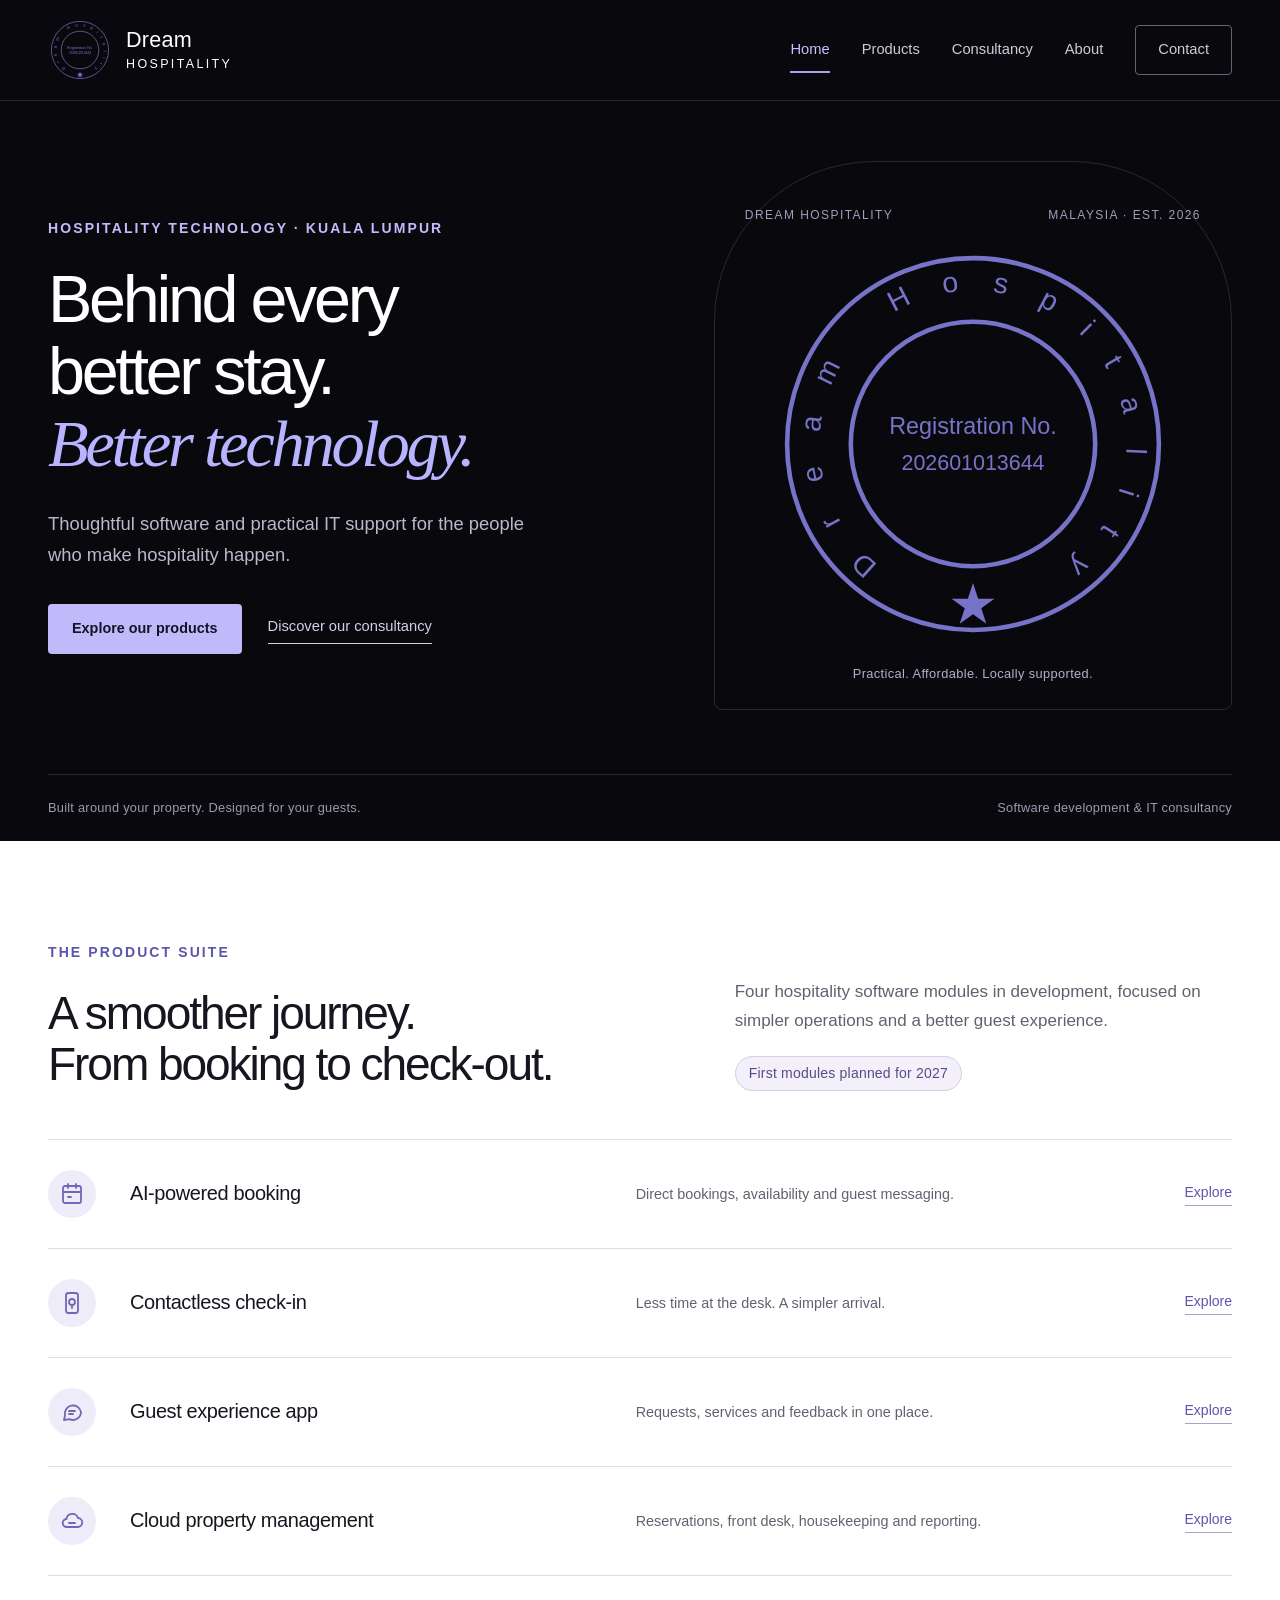
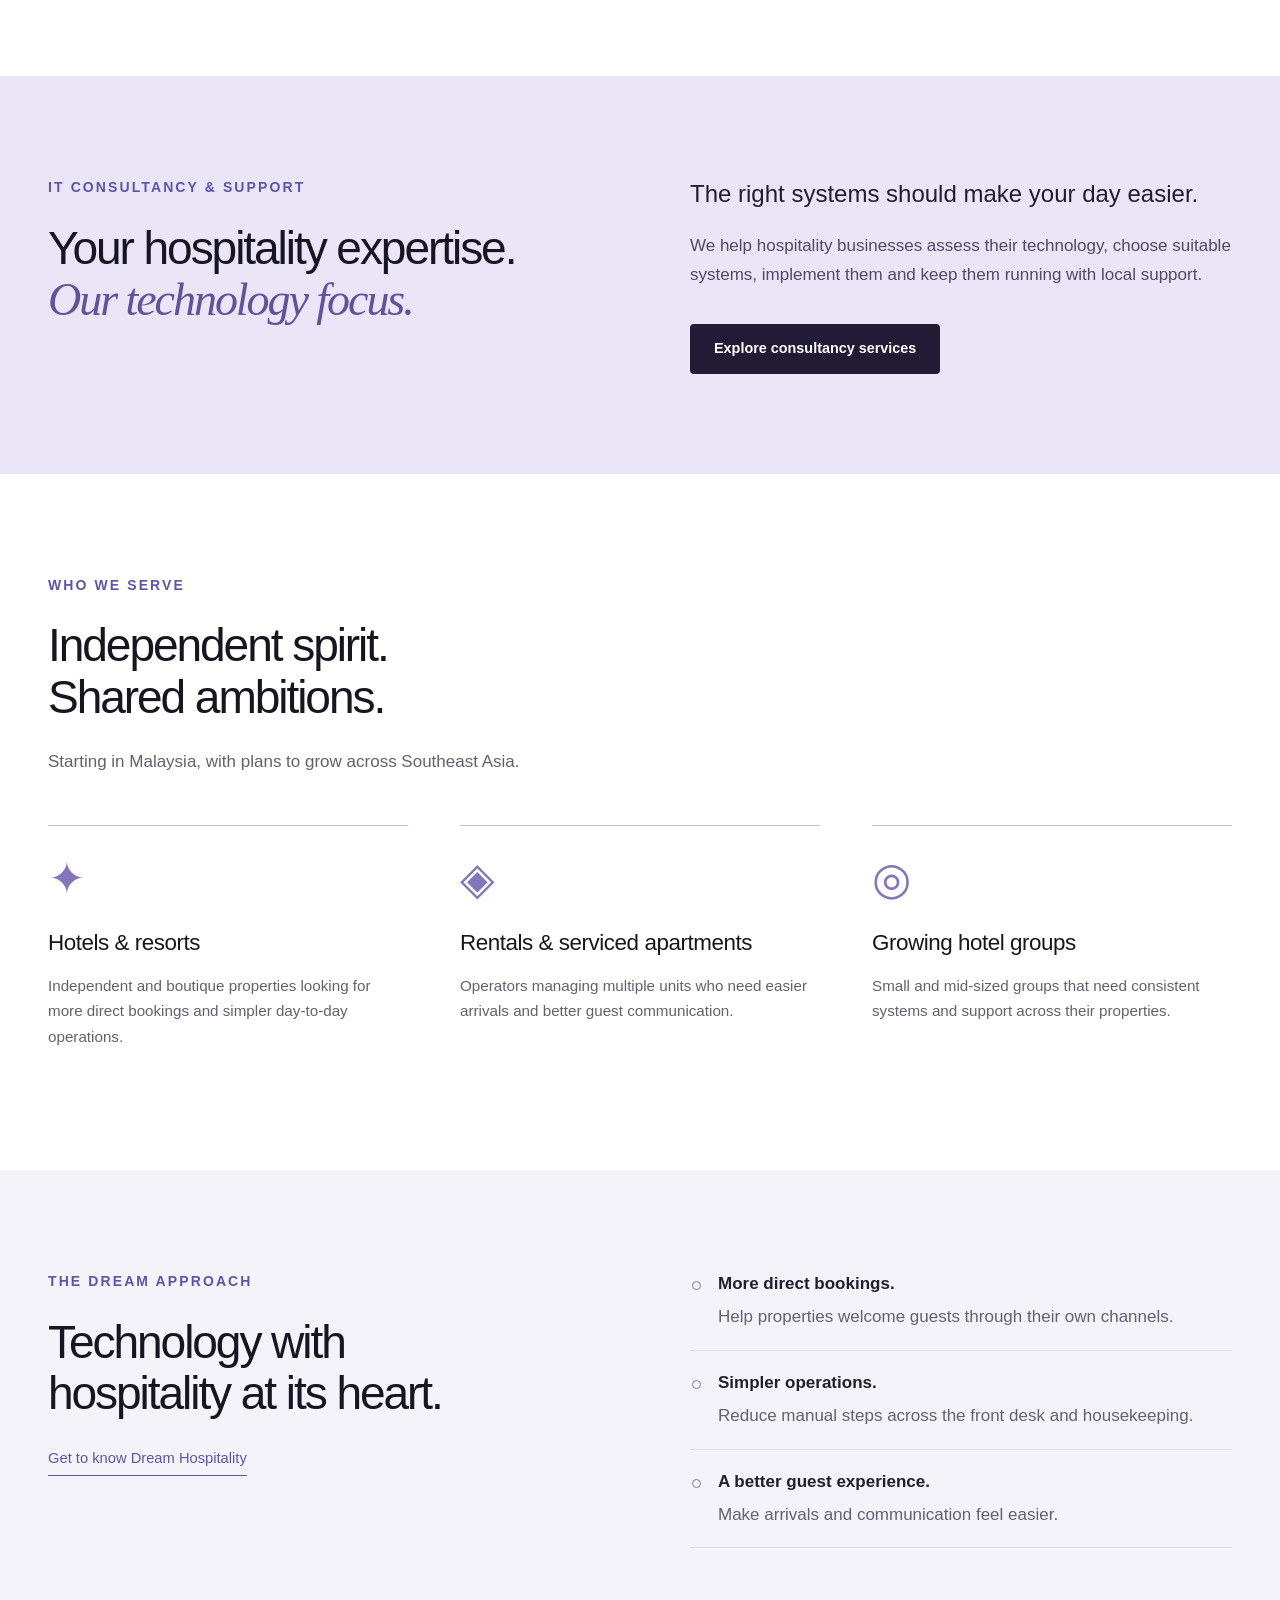
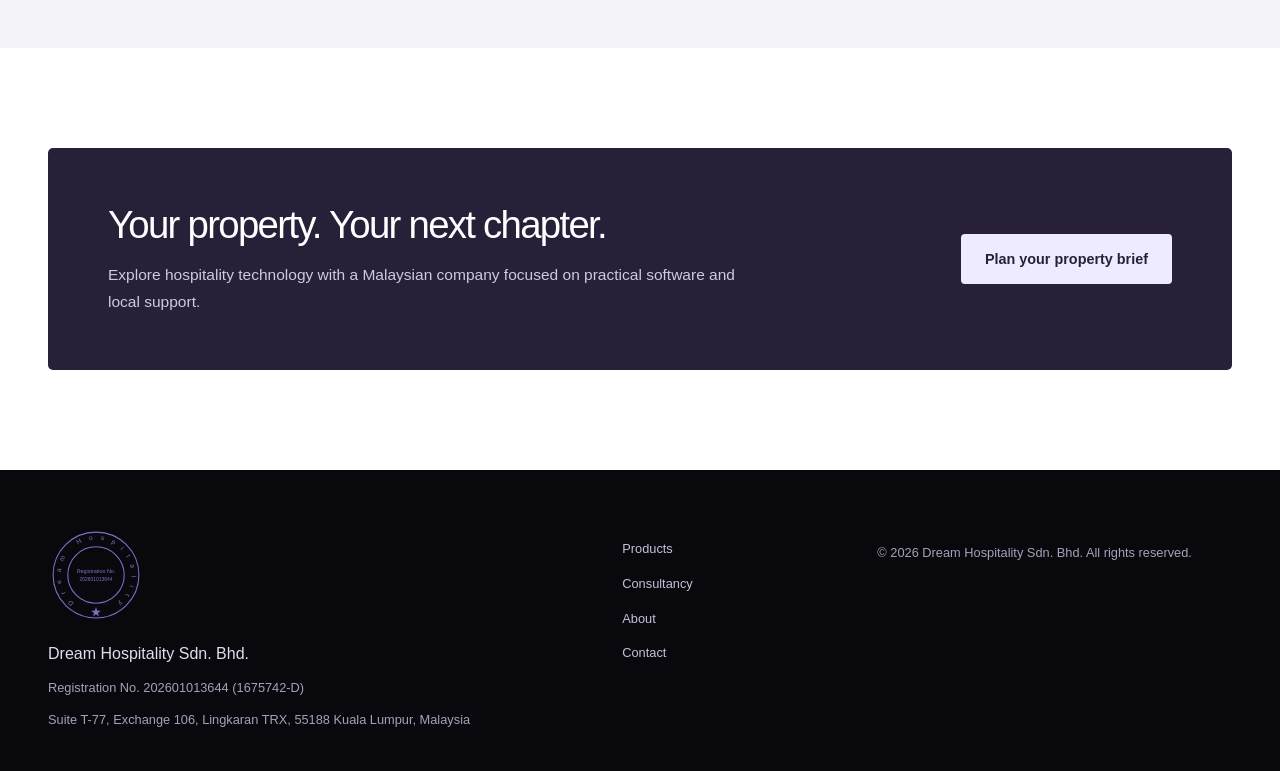
<file: index.html>
<!DOCTYPE html>
<html lang="en">
<head>
  <meta charset="utf-8">
  <meta name="viewport" content="width=device-width, initial-scale=1">
  <title>Dream Hospitality | Hospitality technology, thoughtfully built</title>
  <meta name="description" content="Hospitality software in development and IT consultancy for hotels, resorts and vacation rental operators. Based in Kuala Lumpur, Malaysia.">
  <link rel="canonical" href="https://yusufshuaib4-dotcom.github.io/dream-hospitality-website/">
  <meta name="theme-color" content="#09090d" media="(prefers-color-scheme: light)">
  <meta name="theme-color" content="#09090d" media="(prefers-color-scheme: dark)">
  <meta property="og:type" content="website">
  <meta property="og:site_name" content="Dream Hospitality">
  <meta property="og:title" content="Dream Hospitality | Hospitality technology, thoughtfully built">
  <meta property="og:description" content="Hospitality software in development and IT consultancy for hotels, resorts and vacation rental operators. Based in Kuala Lumpur, Malaysia.">
  <meta property="og:url" content="https://yusufshuaib4-dotcom.github.io/dream-hospitality-website/">
  <meta property="og:image" content="https://yusufshuaib4-dotcom.github.io/dream-hospitality-website/assets/img/og-purple.png">
  <meta property="og:image:width" content="1200">
  <meta property="og:image:height" content="630">
  <meta property="og:image:alt" content="Dream Hospitality: hospitality software and IT services, Kuala Lumpur">
  <meta property="og:locale" content="en_MY">
  <meta name="twitter:card" content="summary_large_image">
  <link rel="icon" href="assets/img/mark.svg" type="image/svg+xml">
  <link rel="icon" href="assets/img/favicon-32.png" sizes="32x32" type="image/png">
  <link rel="apple-touch-icon" href="assets/img/apple-touch-icon.png">
  <link rel="stylesheet" href="assets/css/style.css?v=4">
  <script type="application/ld+json">
  {
    "@context": "https://schema.org",
    "@type": "Organization",
    "name": "Dream Hospitality Sdn. Bhd.",
    "legalName": "DREAM HOSPITALITY SDN. BHD.",
    "url": "https://yusufshuaib4-dotcom.github.io/dream-hospitality-website/",
    "logo": "https://yusufshuaib4-dotcom.github.io/dream-hospitality-website/assets/img/dream-hospitality-logo.svg",
    "identifier": "202601013644 (1675742-D)",
    "address": {
      "@type": "PostalAddress",
      "streetAddress": "Suite T-77, Exchange 106, Lingkaran TRX",
      "postalCode": "55188",
      "addressLocality": "Kuala Lumpur",
      "addressRegion": "Wilayah Persekutuan Kuala Lumpur",
      "addressCountry": "MY"
    }
  }
  </script>
</head>
<body>
  <a class="skip" href="#main">Skip to content</a>
  <header class="site-header">
    <nav class="wrap nav" aria-label="Main">
      <a class="brand" href="index.html" aria-label="Dream Hospitality, home">
        <img src="assets/img/dream-hospitality-logo.svg" alt="" width="64" height="60">
        <span>Dream<span class="brand-sub">Hospitality</span></span>
      </a>
      <button class="nav-toggle" type="button" aria-expanded="false" aria-controls="nav-links"><span>Menu</span><span aria-hidden="true" class="menu-icon"></span></button>
      <ul class="nav-links" id="nav-links">
        <li><a href="index.html" aria-current="page">Home</a></li>
        <li><a href="products.html">Products</a></li>
        <li><a href="consultancy.html">Consultancy</a></li>
        <li><a href="about.html">About</a></li>
        <li><a href="contact.html">Contact</a></li>
      </ul>
    </nav>
  </header>
  <main id="main">
    <section class="hero">
      <div class="wrap hero-grid">
        <div class="hero-copy">
          <span class="eyebrow">Hospitality technology · Kuala Lumpur</span>
          <h1>Behind every<br>better stay.<br><em>Better technology.</em></h1>
          <p class="lead">Thoughtful software and practical IT support for the people who make hospitality happen.</p>
          <div class="cta-row"><a class="btn btn-primary" href="products.html">Explore our products</a><a class="text-link" href="consultancy.html">Discover our consultancy</a></div>
        </div>
        <div class="hero-identity">
          <div class="identity-caption"><span>Dream Hospitality</span><span>Malaysia · Est. 2026</span></div>
          <img class="hero-logo" src="assets/img/dream-hospitality-logo.svg" alt="Dream Hospitality circular logo, Registration No. 202601013644" width="600" height="600" fetchpriority="high">
          <p>Practical. Affordable. Locally supported.</p>
        </div>
      </div>
      <div class="wrap hero-bottom"><span>Built around your property. Designed for your guests.</span><span>Software development &amp; IT consultancy</span></div>
    </section>
    <section class="section suite-section">
      <div class="wrap">
        <div class="section-head section-head-split"><div><span class="label">The product suite</span><h2>A smoother journey.<br>From booking to check-out.</h2></div><div><p>Four hospitality software modules in development, focused on simpler operations and a better guest experience.</p><span class="tag">First modules planned for 2027</span></div></div>
        <div class="suite-list">
          <a href="booking-system.html" class="suite-row"><div class="icon" aria-hidden="true"><svg viewBox="0 0 24 24" fill="none" stroke="currentColor" stroke-width="1.8" stroke-linecap="round" stroke-linejoin="round"><rect x="3" y="4" width="18" height="17" rx="2"/><path d="M16 2v4M8 2v4M3 10h18M8 15h3"/></svg></div><h3>AI-powered booking</h3><p>Direct bookings, availability and guest messaging.</p><span class="row-action">Explore</span></a>
          <a href="contactless-check-in.html" class="suite-row"><div class="icon" aria-hidden="true"><svg viewBox="0 0 24 24" fill="none" stroke="currentColor" stroke-width="1.8" stroke-linecap="round" stroke-linejoin="round"><rect x="6" y="2" width="12" height="20" rx="2.5"/><circle cx="12" cy="11" r="3"/><path d="M12 14v3"/></svg></div><h3>Contactless check-in</h3><p>Less time at the desk. A simpler arrival.</p><span class="row-action">Explore</span></a>
          <a href="guest-experience.html" class="suite-row"><div class="icon" aria-hidden="true"><svg viewBox="0 0 24 24" fill="none" stroke="currentColor" stroke-width="1.8" stroke-linecap="round" stroke-linejoin="round"><path d="M21 12a8 8 0 0 1-11.6 7.1L4 20l1-4.6A8 8 0 1 1 21 12z"/><path d="M9 11h6M9 14h4"/></svg></div><h3>Guest experience app</h3><p>Requests, services and feedback in one place.</p><span class="row-action">Explore</span></a>
          <a href="property-management.html" class="suite-row"><div class="icon" aria-hidden="true"><svg viewBox="0 0 24 24" fill="none" stroke="currentColor" stroke-width="1.8" stroke-linecap="round" stroke-linejoin="round"><path d="M7 18a4 4 0 0 1-.6-8A6 6 0 0 1 18 9a4.5 4.5 0 0 1-.5 9z"/><path d="M9 14h6"/></svg></div><h3>Cloud property management</h3><p>Reservations, front desk, housekeeping and reporting.</p><span class="row-action">Explore</span></a>
        </div>
      </div>
    </section>
    <section class="section consultancy-feature">
      <div class="wrap split">
        <div><span class="label">IT consultancy &amp; support</span><h2>Your hospitality expertise.<br><em>Our technology focus.</em></h2></div>
        <div><p class="lead">The right systems should make your day easier.</p><p>We help hospitality businesses assess their technology, choose suitable systems, implement them and keep them running with local support.</p><a class="btn btn-dark" href="consultancy.html">Explore consultancy services</a></div>
      </div>
    </section>
    <section class="section">
      <div class="wrap"><div class="section-head"><span class="label">Who we serve</span><h2>Independent spirit.<br>Shared ambitions.</h2><p>Starting in Malaysia, with plans to grow across Southeast Asia.</p></div>
      <div class="audience-grid"><article><span class="audience-symbol" aria-hidden="true">✦</span><h3>Hotels &amp; resorts</h3><p>Independent and boutique properties looking for more direct bookings and simpler day-to-day operations.</p></article><article><span class="audience-symbol" aria-hidden="true">◈</span><h3>Rentals &amp; serviced apartments</h3><p>Operators managing multiple units who need easier arrivals and better guest communication.</p></article><article><span class="audience-symbol" aria-hidden="true">◎</span><h3>Growing hotel groups</h3><p>Small and mid-sized groups that need consistent systems and support across their properties.</p></article></div></div>
    </section>
    <section class="section section-alt"><div class="wrap split"><div><span class="label">The Dream approach</span><h2>Technology with<br>hospitality at its heart.</h2><a class="text-link" href="about.html">Get to know Dream Hospitality</a></div><ul class="checks"><li><strong>More direct bookings.</strong> Help properties welcome guests through their own channels.</li><li><strong>Simpler operations.</strong> Reduce manual steps across the front desk and housekeeping.</li><li><strong>A better guest experience.</strong> Make arrivals and communication feel easier.</li></ul></div></section>
    
    <section class="section">
      <div class="wrap">
        <div class="cta-band">
          <div>
            <h2>Your property. Your next chapter.</h2>
            <p>Explore hospitality technology with a Malaysian company focused on practical software and local support.</p>
          </div>
          <a class="btn btn-light" href="contact.html#property-brief">Plan your property brief</a>
        </div>
      </div>
    </section>
  </main>

  <footer class="site-footer">
    <div class="wrap footer-grid">
      <div>
        <a class="footer-brand" href="index.html"><img src="assets/img/dream-hospitality-logo.svg" alt="Dream Hospitality" width="96" height="90"></a><p class="footer-company">Dream Hospitality Sdn. Bhd.</p>
        <p>Registration No. 202601013644 (1675742-D)</p>
        <p>Suite T-77, Exchange 106, Lingkaran TRX, 55188 Kuala Lumpur, Malaysia</p>
      </div>
      <nav aria-label="Footer">
        <ul class="footer-links">
          <li><a href="products.html">Products</a></li>
          <li><a href="consultancy.html">Consultancy</a></li>
          <li><a href="about.html">About</a></li>
          <li><a href="contact.html">Contact</a></li>
        </ul>
      </nav>
      <div>
        <p>&copy; <span id="year">2026</span> Dream Hospitality Sdn. Bhd. All rights reserved.</p>
        <!-- PRIVACY: link the notice here once approved: <p><a href="privacy-notice.html">Privacy Notice / Notis Privasi</a></p> -->
      </div>
    </div>
  </footer>
  <script src="assets/js/main.js?v=4" defer></script>
</body>
</html>
</file>
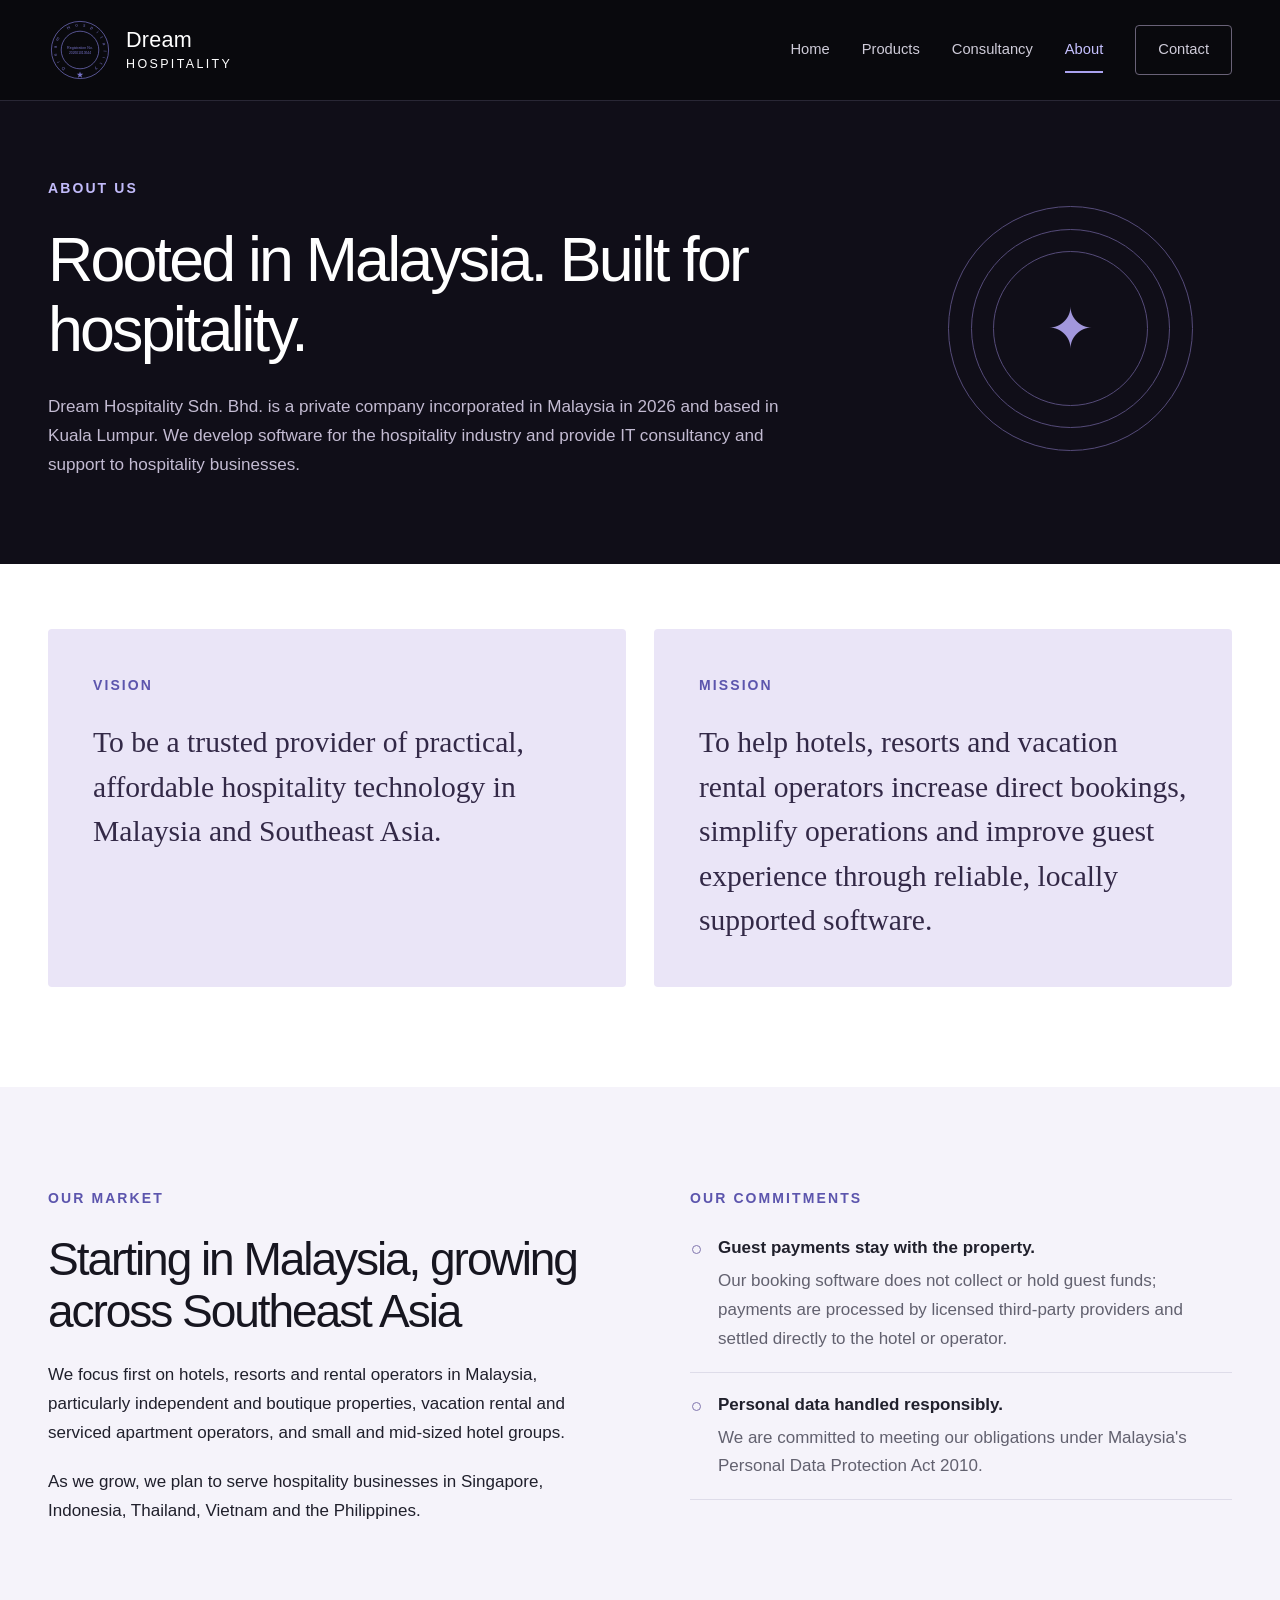
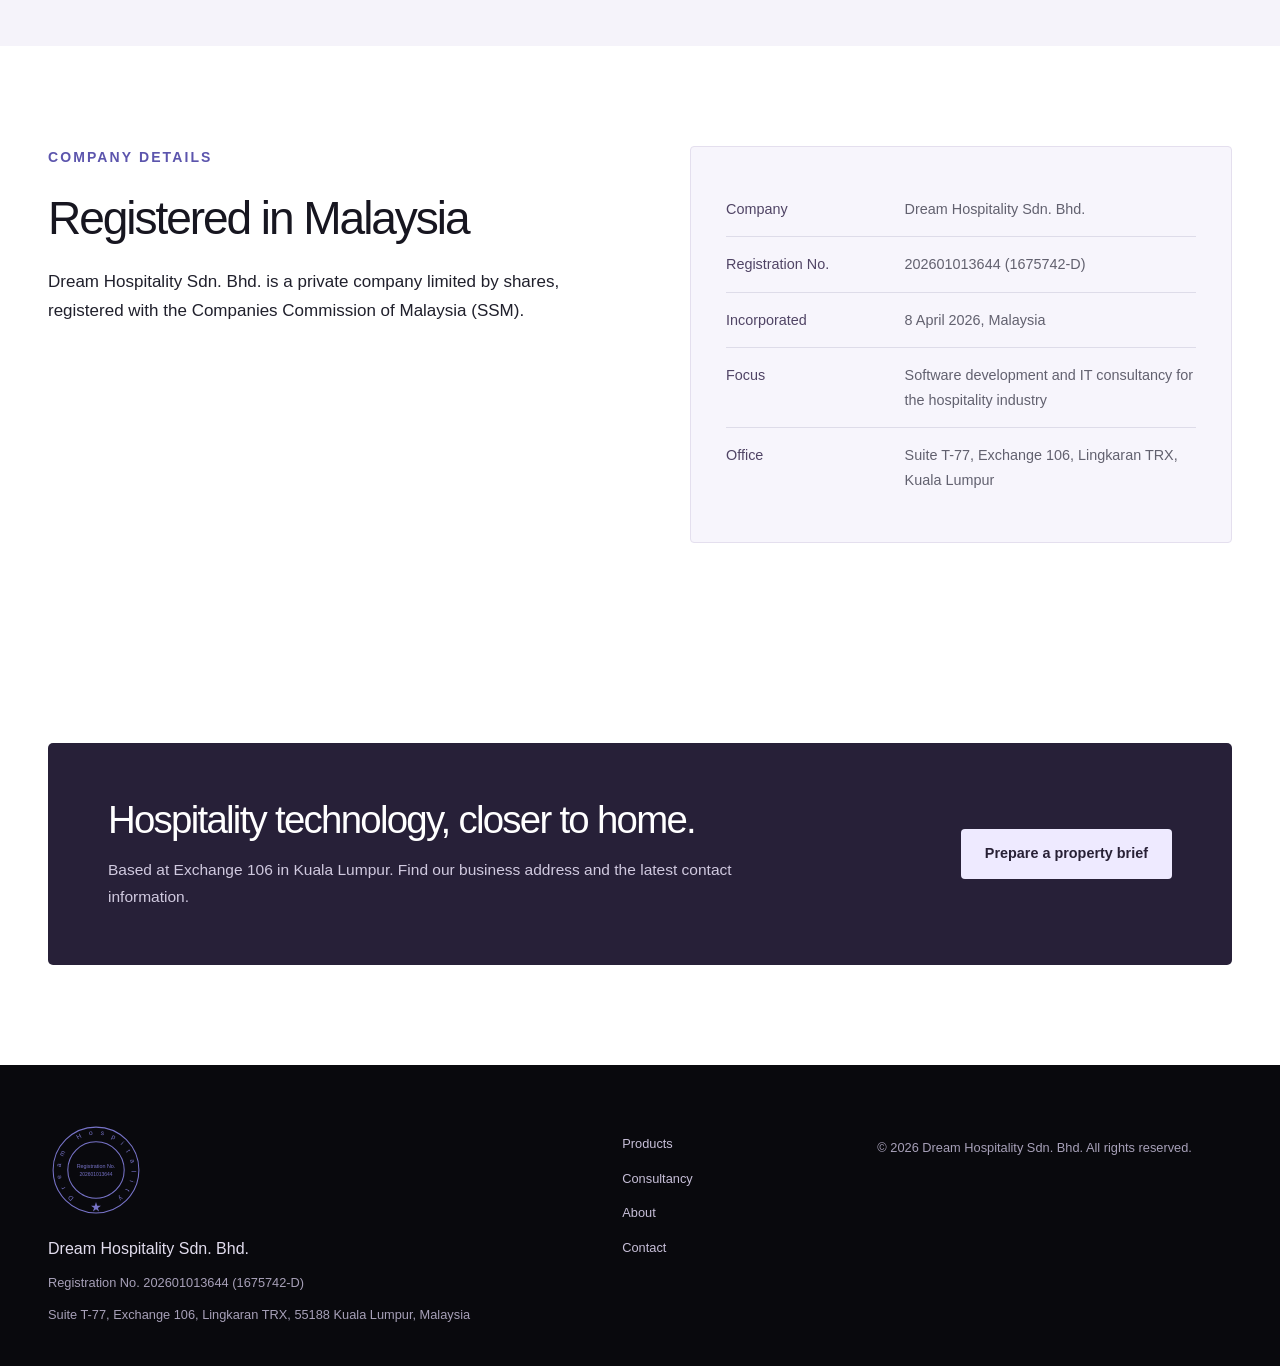
<file: about.html>
<!DOCTYPE html>
<html lang="en">
<head>
  <meta charset="utf-8">
  <meta name="viewport" content="width=device-width, initial-scale=1">
  <title>About | Dream Hospitality</title>
  <meta name="description" content="Dream Hospitality Sdn. Bhd. is a Malaysian hospitality technology company based in Kuala Lumpur, developing software and providing IT consultancy for hotels, resorts and vacation rental operators.">
  <link rel="canonical" href="https://yusufshuaib4-dotcom.github.io/dream-hospitality-website/about.html">
  <meta name="theme-color" content="#09090d" media="(prefers-color-scheme: light)">
  <meta name="theme-color" content="#09090d" media="(prefers-color-scheme: dark)">
  <meta property="og:type" content="website">
  <meta property="og:site_name" content="Dream Hospitality">
  <meta property="og:title" content="About | Dream Hospitality">
  <meta property="og:description" content="Dream Hospitality Sdn. Bhd. is a Malaysian hospitality technology company based in Kuala Lumpur, developing software and providing IT consultancy for hotels, resorts and vacation rental operators.">
  <meta property="og:url" content="https://yusufshuaib4-dotcom.github.io/dream-hospitality-website/about.html">
  <meta property="og:image" content="https://yusufshuaib4-dotcom.github.io/dream-hospitality-website/assets/img/og-purple.png">
  <meta property="og:image:width" content="1200">
  <meta property="og:image:height" content="630">
  <meta property="og:image:alt" content="Dream Hospitality: hospitality software and IT services, Kuala Lumpur">
  <meta property="og:locale" content="en_MY">
  <meta name="twitter:card" content="summary_large_image">
  <link rel="icon" href="assets/img/mark.svg" type="image/svg+xml">
  <link rel="icon" href="assets/img/favicon-32.png" sizes="32x32" type="image/png">
  <link rel="apple-touch-icon" href="assets/img/apple-touch-icon.png">
  <link rel="stylesheet" href="assets/css/style.css?v=4">
</head>
<body>
  <a class="skip" href="#main">Skip to content</a>
  <header class="site-header">
    <nav class="wrap nav" aria-label="Main">
      <a class="brand" href="index.html" aria-label="Dream Hospitality, home">
        <img src="assets/img/dream-hospitality-logo.svg" alt="" width="64" height="60">
        <span>Dream<span class="brand-sub">Hospitality</span></span>
      </a>
      <button class="nav-toggle" type="button" aria-expanded="false" aria-controls="nav-links"><span>Menu</span><span aria-hidden="true" class="menu-icon"></span></button>
      <ul class="nav-links" id="nav-links">
        <li><a href="index.html">Home</a></li>
        <li><a href="products.html">Products</a></li>
        <li><a href="consultancy.html">Consultancy</a></li>
        <li><a href="about.html" aria-current="page">About</a></li>
        <li><a href="contact.html">Contact</a></li>
      </ul>
    </nav>
  </header>
  <main id="main">
    <section class="page-hero">
      <div class="wrap page-hero-grid">
        <div><span class="eyebrow">About us</span>
        <h1>Rooted in Malaysia. Built for hospitality.</h1>
        <p class="lead">Dream Hospitality Sdn. Bhd. is a private company incorporated in Malaysia in 2026 and based in Kuala Lumpur. We develop software for the hospitality industry and provide IT consultancy and support to hospitality businesses.</p></div>
        <div class="orbit" aria-hidden="true"><span>✦</span></div>
      </div>
    </section>
    <section class="section section-tight">
      <div class="wrap grid grid-2">
        <div class="card card-feature">
          <span class="label">Vision</span>
          <p class="quote">To be a trusted provider of practical, affordable hospitality technology in Malaysia and Southeast Asia.</p>
        </div>
        <div class="card card-feature">
          <span class="label">Mission</span>
          <p class="quote">To help hotels, resorts and vacation rental operators increase direct bookings, simplify operations and improve guest experience through reliable, locally supported software.</p>
        </div>
      </div>
    </section>

    <section class="section section-alt">
      <div class="wrap split">
        <div>
          <span class="label">Our market</span>
          <h2>Starting in Malaysia, growing across Southeast Asia</h2>
          <p>We focus first on hotels, resorts and rental operators in Malaysia, particularly independent and boutique properties, vacation rental and serviced apartment operators, and small and mid-sized hotel groups.</p>
          <p>As we grow, we plan to serve hospitality businesses in Singapore, Indonesia, Thailand, Vietnam and the Philippines.</p>
        </div>
        <div>
          <span class="label">Our commitments</span>
          <ul class="checks">
            <li><strong>Guest payments stay with the property.</strong> Our booking software does not collect or hold guest funds; payments are processed by licensed third-party providers and settled directly to the hotel or operator.</li>
            <li><strong>Personal data handled responsibly.</strong> We are committed to meeting our obligations under Malaysia's Personal Data Protection Act 2010.</li>
          </ul>
        </div>
      </div>
    </section>

    <section class="section">
      <div class="wrap split">
        <div>
          <span class="label">Company details</span>
          <h2>Registered in Malaysia</h2>
          <p>Dream Hospitality Sdn. Bhd. is a private company limited by shares, registered with the Companies Commission of Malaysia (SSM).</p>
          <!-- PLACEHOLDER: leadership/team section can be added here once the company approves names, roles and photos. -->
        </div>
        <div class="card">
          <table class="facts">
            <tr><th scope="row">Company</th><td>Dream Hospitality Sdn. Bhd.</td></tr>
            <tr><th scope="row">Registration No.</th><td>202601013644 (1675742-D)</td></tr>
            <tr><th scope="row">Incorporated</th><td>8 April 2026, Malaysia</td></tr>
            <tr><th scope="row">Focus</th><td>Software development and IT consultancy for the hospitality industry</td></tr>
            <tr><th scope="row">Office</th><td>Suite T-77, Exchange 106, Lingkaran TRX, Kuala Lumpur</td></tr>
          </table>
        </div>
      </div>
    </section>
    <section class="section">
      <div class="wrap">
        <div class="cta-band">
          <div>
            <h2>Hospitality technology, closer to home.</h2>
            <p>Based at Exchange 106 in Kuala Lumpur. Find our business address and the latest contact information.</p>
          </div>
          <a class="btn btn-light" href="contact.html#property-brief">Prepare a property brief</a>
        </div>
      </div>
    </section>
  </main>

  <footer class="site-footer">
    <div class="wrap footer-grid">
      <div>
        <a class="footer-brand" href="index.html"><img src="assets/img/dream-hospitality-logo.svg" alt="Dream Hospitality" width="96" height="90"></a><p class="footer-company">Dream Hospitality Sdn. Bhd.</p>
        <p>Registration No. 202601013644 (1675742-D)</p>
        <p>Suite T-77, Exchange 106, Lingkaran TRX, 55188 Kuala Lumpur, Malaysia</p>
      </div>
      <nav aria-label="Footer">
        <ul class="footer-links">
          <li><a href="products.html">Products</a></li>
          <li><a href="consultancy.html">Consultancy</a></li>
          <li><a href="about.html">About</a></li>
          <li><a href="contact.html">Contact</a></li>
        </ul>
      </nav>
      <div>
        <p>&copy; <span id="year">2026</span> Dream Hospitality Sdn. Bhd. All rights reserved.</p>
        <!-- PRIVACY: link the notice here once approved: <p><a href="privacy-notice.html">Privacy Notice / Notis Privasi</a></p> -->
      </div>
    </div>
  </footer>
  <script src="assets/js/main.js?v=4" defer></script>
</body>
</html>
</file>
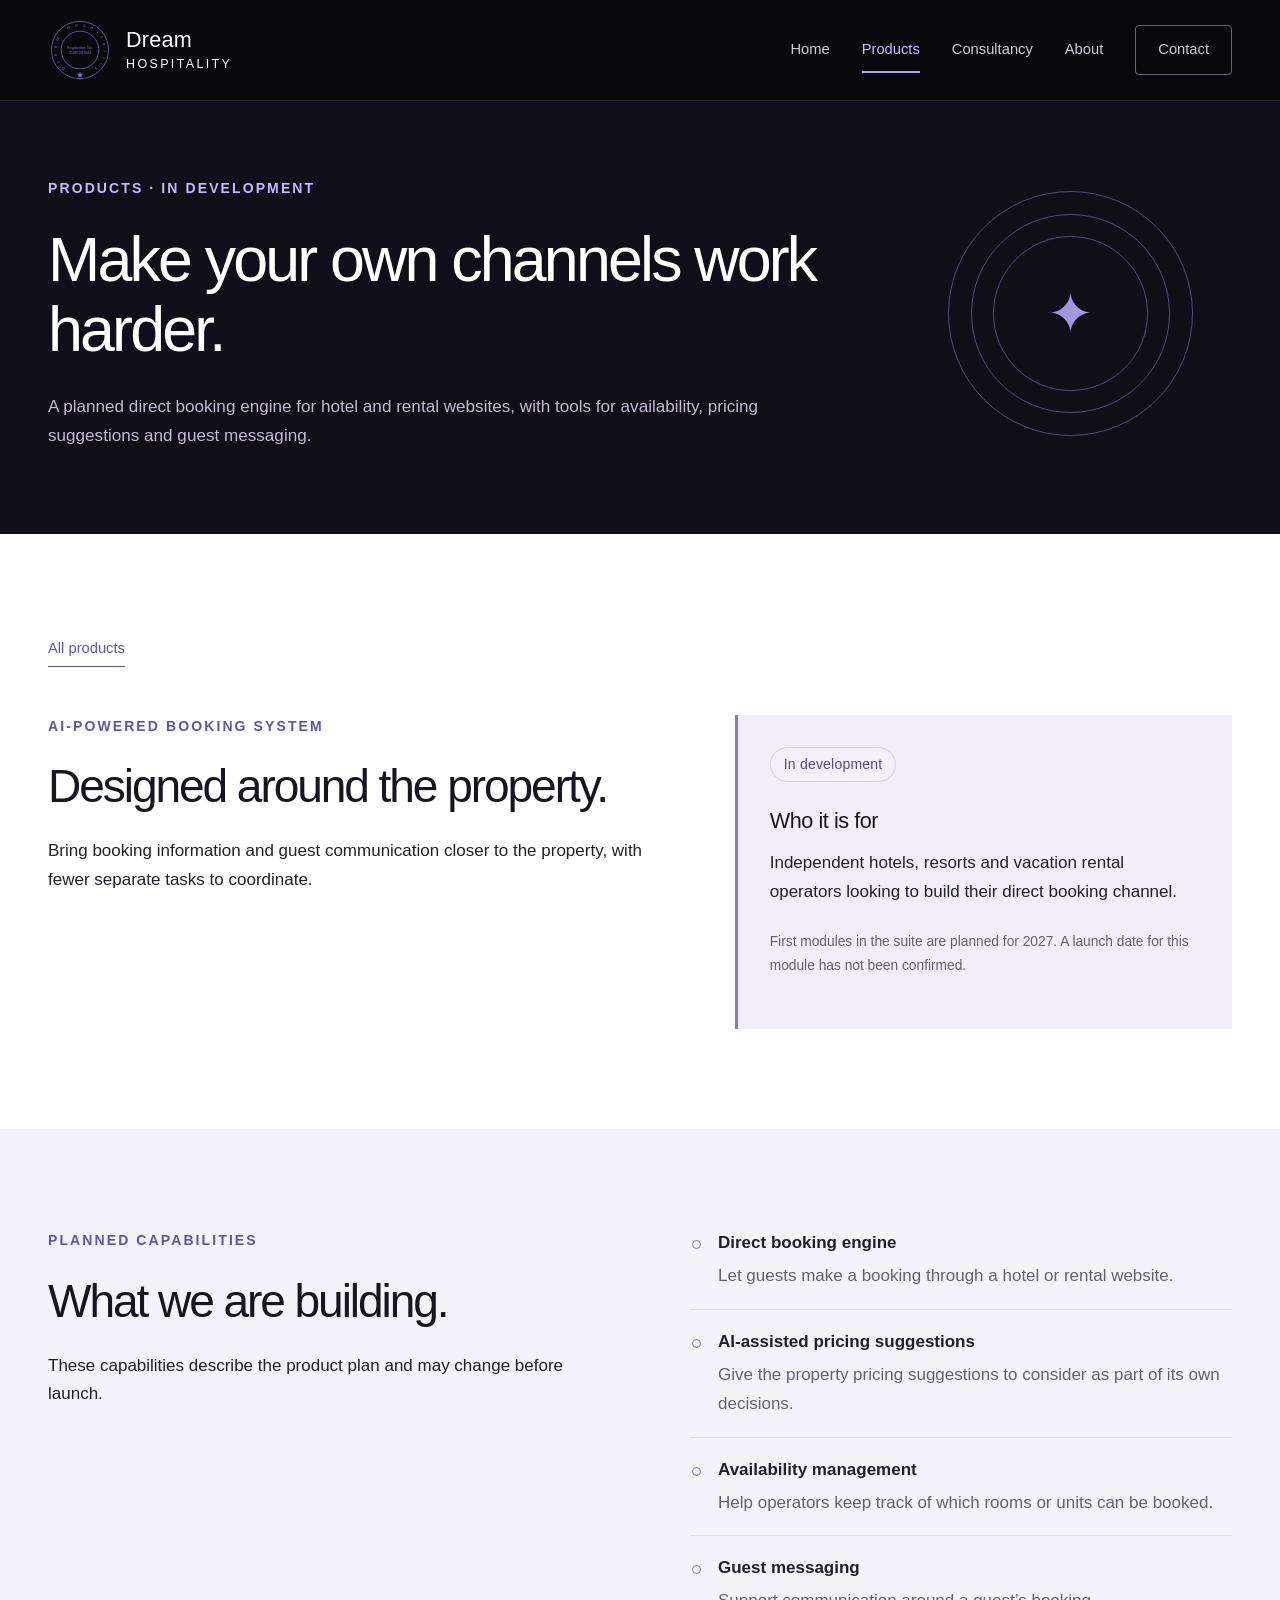
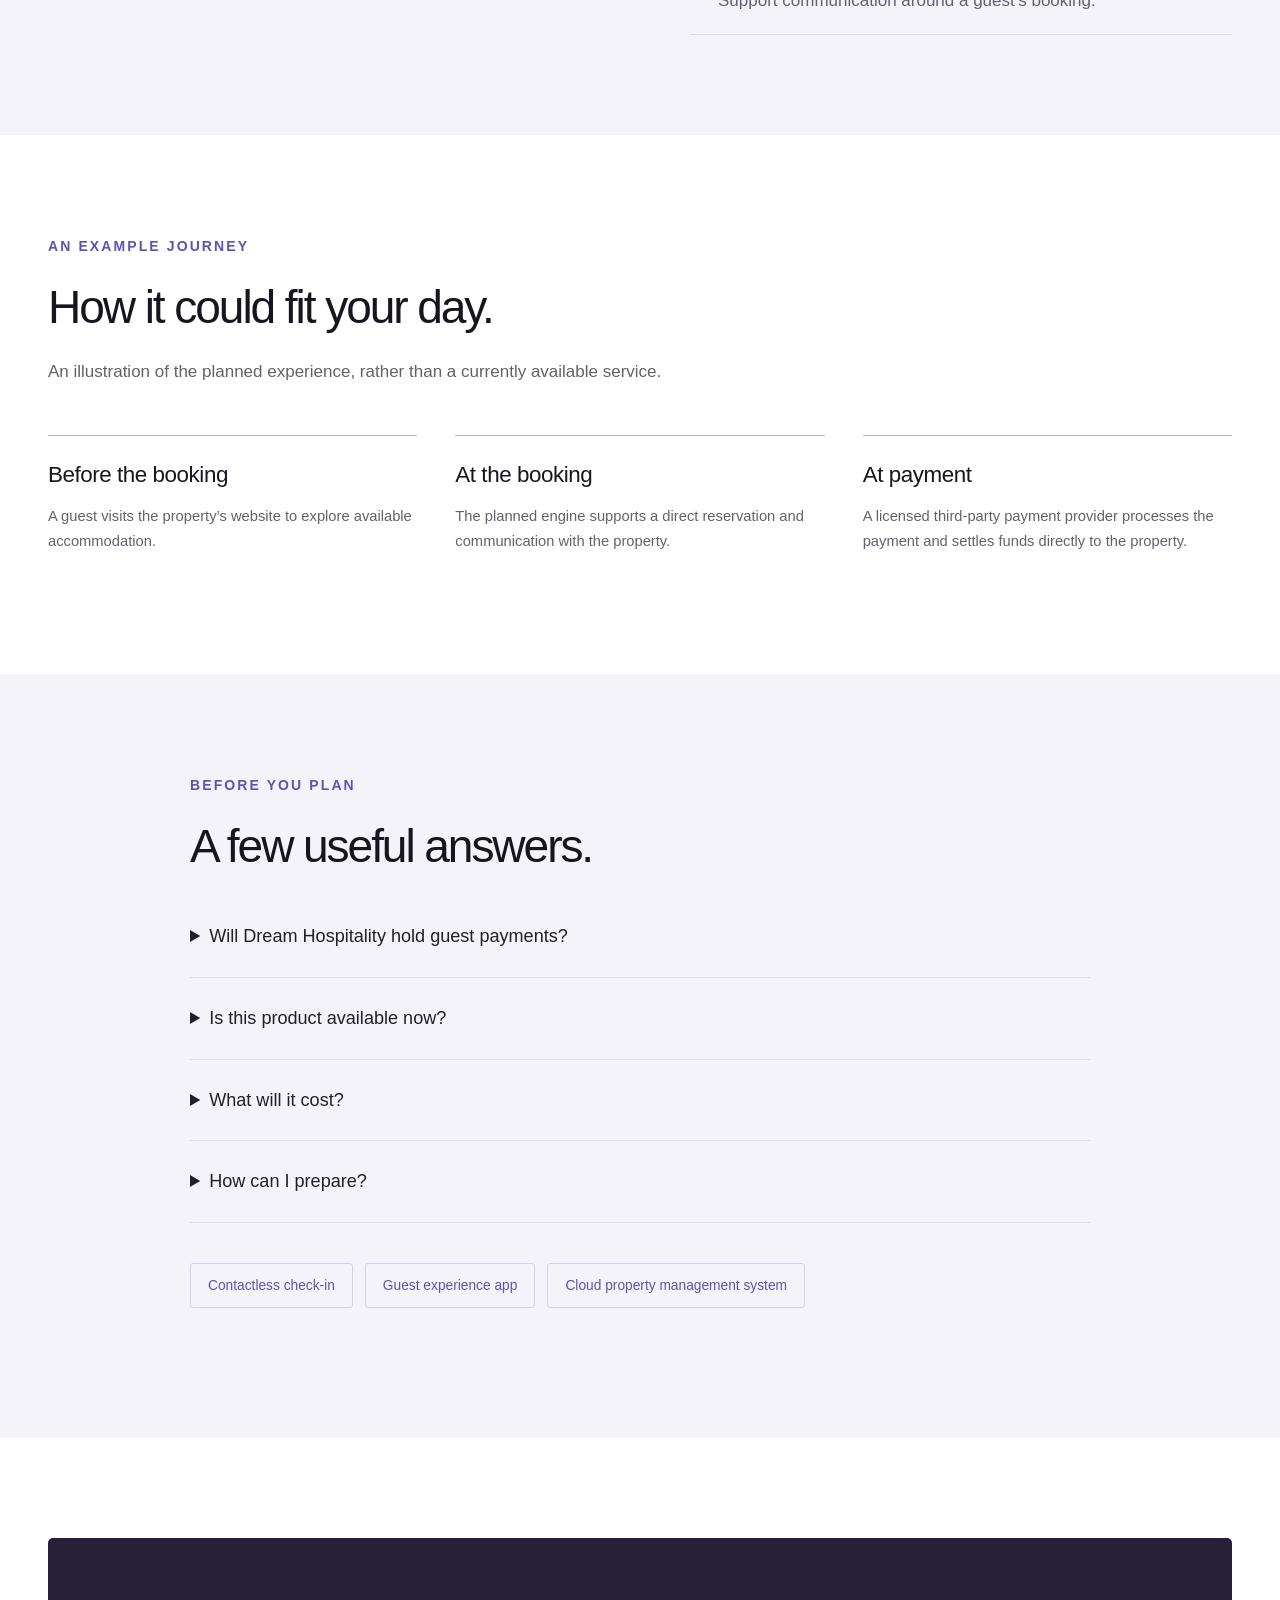
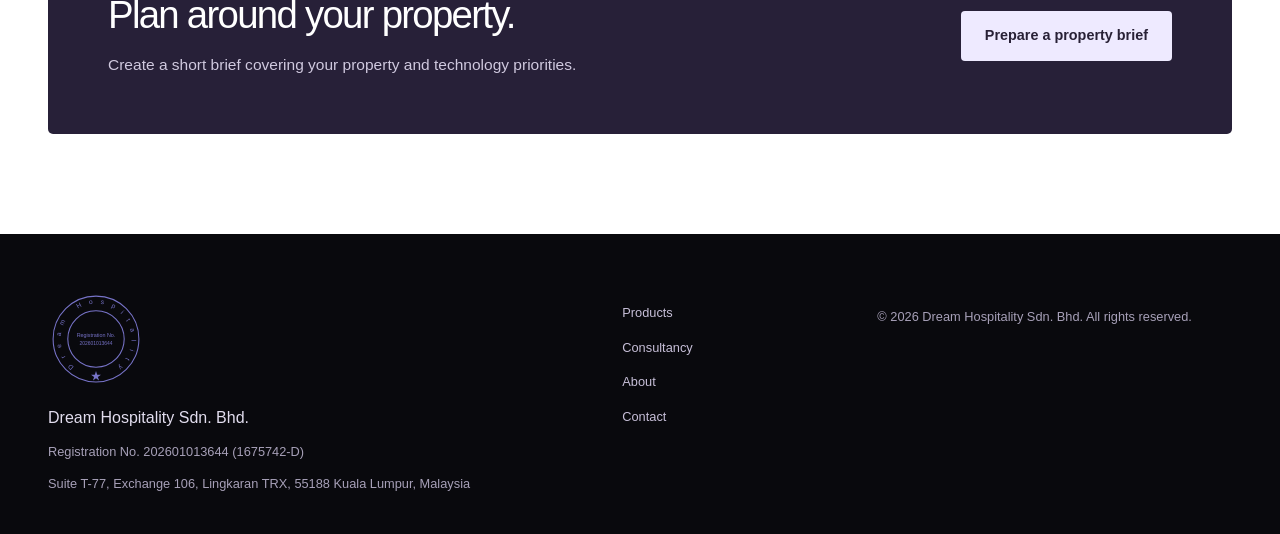
<file: booking-system.html>
<!DOCTYPE html>
<html lang="en">
<head>
  <meta charset="utf-8">
  <meta name="viewport" content="width=device-width, initial-scale=1">
  <title>AI-powered booking system | Dream Hospitality</title>
  <meta name="description" content="A planned direct booking engine for hotel and rental websites, with tools for availability, pricing suggestions and guest messaging.">
  <link rel="canonical" href="https://yusufshuaib4-dotcom.github.io/dream-hospitality-website/booking-system.html">
  <meta name="theme-color" content="#09090d" media="(prefers-color-scheme: light)">
  <meta name="theme-color" content="#09090d" media="(prefers-color-scheme: dark)">
  <meta property="og:type" content="website">
  <meta property="og:site_name" content="Dream Hospitality">
  <meta property="og:title" content="AI-powered booking system | Dream Hospitality">
  <meta property="og:description" content="A planned direct booking engine for hotel and rental websites, with tools for availability, pricing suggestions and guest messaging.">
  <meta property="og:url" content="https://yusufshuaib4-dotcom.github.io/dream-hospitality-website/booking-system.html">
  <meta property="og:image" content="https://yusufshuaib4-dotcom.github.io/dream-hospitality-website/assets/img/og-purple.png">
  <meta property="og:image:width" content="1200">
  <meta property="og:image:height" content="630">
  <meta property="og:image:alt" content="Dream Hospitality: hospitality software and IT services, Kuala Lumpur">
  <meta property="og:locale" content="en_MY">
  <meta name="twitter:card" content="summary_large_image">
  <link rel="icon" href="assets/img/mark.svg" type="image/svg+xml">
  <link rel="icon" href="assets/img/favicon-32.png" sizes="32x32" type="image/png">
  <link rel="apple-touch-icon" href="assets/img/apple-touch-icon.png">
  <link rel="stylesheet" href="assets/css/style.css?v=4">
</head>
<body>
  <a class="skip" href="#main">Skip to content</a>
  <header class="site-header">
    <nav class="wrap nav" aria-label="Main">
      <a class="brand" href="index.html" aria-label="Dream Hospitality, home">
        <img src="assets/img/dream-hospitality-logo.svg" alt="" width="64" height="60">
        <span>Dream<span class="brand-sub">Hospitality</span></span>
      </a>
      <button class="nav-toggle" type="button" aria-expanded="false" aria-controls="nav-links"><span>Menu</span><span aria-hidden="true" class="menu-icon"></span></button>
      <ul class="nav-links" id="nav-links">
        <li><a href="index.html">Home</a></li>
        <li><a href="products.html" aria-current="page">Products</a></li>
        <li><a href="consultancy.html">Consultancy</a></li>
        <li><a href="about.html">About</a></li>
        <li><a href="contact.html">Contact</a></li>
      </ul>
    </nav>
  </header>
  <main id="main">
    <section class="page-hero">
      <div class="wrap page-hero-grid">
        <div><span class="eyebrow">Products · in development</span>
        <h1>Make your own channels work harder.</h1>
        <p class="lead">A planned direct booking engine for hotel and rental websites, with tools for availability, pricing suggestions and guest messaging.</p></div>
        <div class="orbit" aria-hidden="true"><span>✦</span></div>
      </div>
    </section><section class="section"><div class="wrap"><a class="text-link" href="products.html">All products</a><div class="detail-summary"><div><span class="label">AI-powered booking system</span><h2>Designed around the property.</h2><p>Bring booking information and guest communication closer to the property, with fewer separate tasks to coordinate.</p></div><aside class="readiness"><span class="tag">In development</span><h3>Who it is for</h3><p>Independent hotels, resorts and vacation rental operators looking to build their direct booking channel.</p><p class="note">First modules in the suite are planned for 2027. A launch date for this module has not been confirmed.</p></aside></div></div></section><section class="section section-alt"><div class="wrap split"><div><span class="label">Planned capabilities</span><h2>What we are building.</h2><p>These capabilities describe the product plan and may change before launch.</p></div><ul class="checks"><li><strong>Direct booking engine</strong>Let guests make a booking through a hotel or rental website.</li><li><strong>AI-assisted pricing suggestions</strong>Give the property pricing suggestions to consider as part of its own decisions.</li><li><strong>Availability management</strong>Help operators keep track of which rooms or units can be booked.</li><li><strong>Guest messaging</strong>Support communication around a guest’s booking.</li></ul></div></section><section class="section"><div class="wrap"><div class="section-head"><span class="label">An example journey</span><h2>How it could fit your day.</h2><p>An illustration of the planned experience, rather than a currently available service.</p></div><ol class="steps journey-steps"><li><h3>Before the booking</h3><p>A guest visits the property’s website to explore available accommodation.</p></li><li><h3>At the booking</h3><p>The planned engine supports a direct reservation and communication with the property.</p></li><li><h3>At payment</h3><p>A licensed third-party payment provider processes the payment and settles funds directly to the property.</p></li></ol></div></section><section class="section section-alt"><div class="wrap faq"><span class="label">Before you plan</span><h2>A few useful answers.</h2><details><summary>Will Dream Hospitality hold guest payments?</summary><p>No. The planned booking software does not collect or hold guest funds. Payments are processed by licensed third-party providers and settled directly to the hotel or operator.</p></details><details><summary>Is this product available now?</summary><p>No. This product is in development. First modules in the suite are planned for 2027; individual module dates and final capabilities will be confirmed later.</p></details><details><summary>What will it cost?</summary><p>The software is planned mainly as a subscription, with implementation, hotel group licensing and support options. Pricing and packages have not been announced.</p></details><details><summary>How can I prepare?</summary><p>Use our property brief tool to note your property type, size and the areas you would like to improve. It creates a brief on your device without sending it.</p><a href="contact.html#property-brief">Prepare a property brief</a></details><nav class="chip-nav related-products" aria-label="Other products"><a href="contactless-check-in.html">Contactless check-in</a><a href="guest-experience.html">Guest experience app</a><a href="property-management.html">Cloud property management system</a></nav></div></section>
    <section class="section">
      <div class="wrap">
        <div class="cta-band">
          <div>
            <h2>Plan around your property.</h2>
            <p>Create a short brief covering your property and technology priorities.</p>
          </div>
          <a class="btn btn-light" href="contact.html#property-brief">Prepare a property brief</a>
        </div>
      </div>
    </section>
  </main>

  <footer class="site-footer">
    <div class="wrap footer-grid">
      <div>
        <a class="footer-brand" href="index.html"><img src="assets/img/dream-hospitality-logo.svg" alt="Dream Hospitality" width="96" height="90"></a><p class="footer-company">Dream Hospitality Sdn. Bhd.</p>
        <p>Registration No. 202601013644 (1675742-D)</p>
        <p>Suite T-77, Exchange 106, Lingkaran TRX, 55188 Kuala Lumpur, Malaysia</p>
      </div>
      <nav aria-label="Footer">
        <ul class="footer-links">
          <li><a href="products.html">Products</a></li>
          <li><a href="consultancy.html">Consultancy</a></li>
          <li><a href="about.html">About</a></li>
          <li><a href="contact.html">Contact</a></li>
        </ul>
      </nav>
      <div>
        <p>&copy; <span id="year">2026</span> Dream Hospitality Sdn. Bhd. All rights reserved.</p>
        <!-- PRIVACY: link the notice here once approved: <p><a href="privacy-notice.html">Privacy Notice / Notis Privasi</a></p> -->
      </div>
    </div>
  </footer>
  <script src="assets/js/main.js?v=4" defer></script>
</body>
</html>
</file>
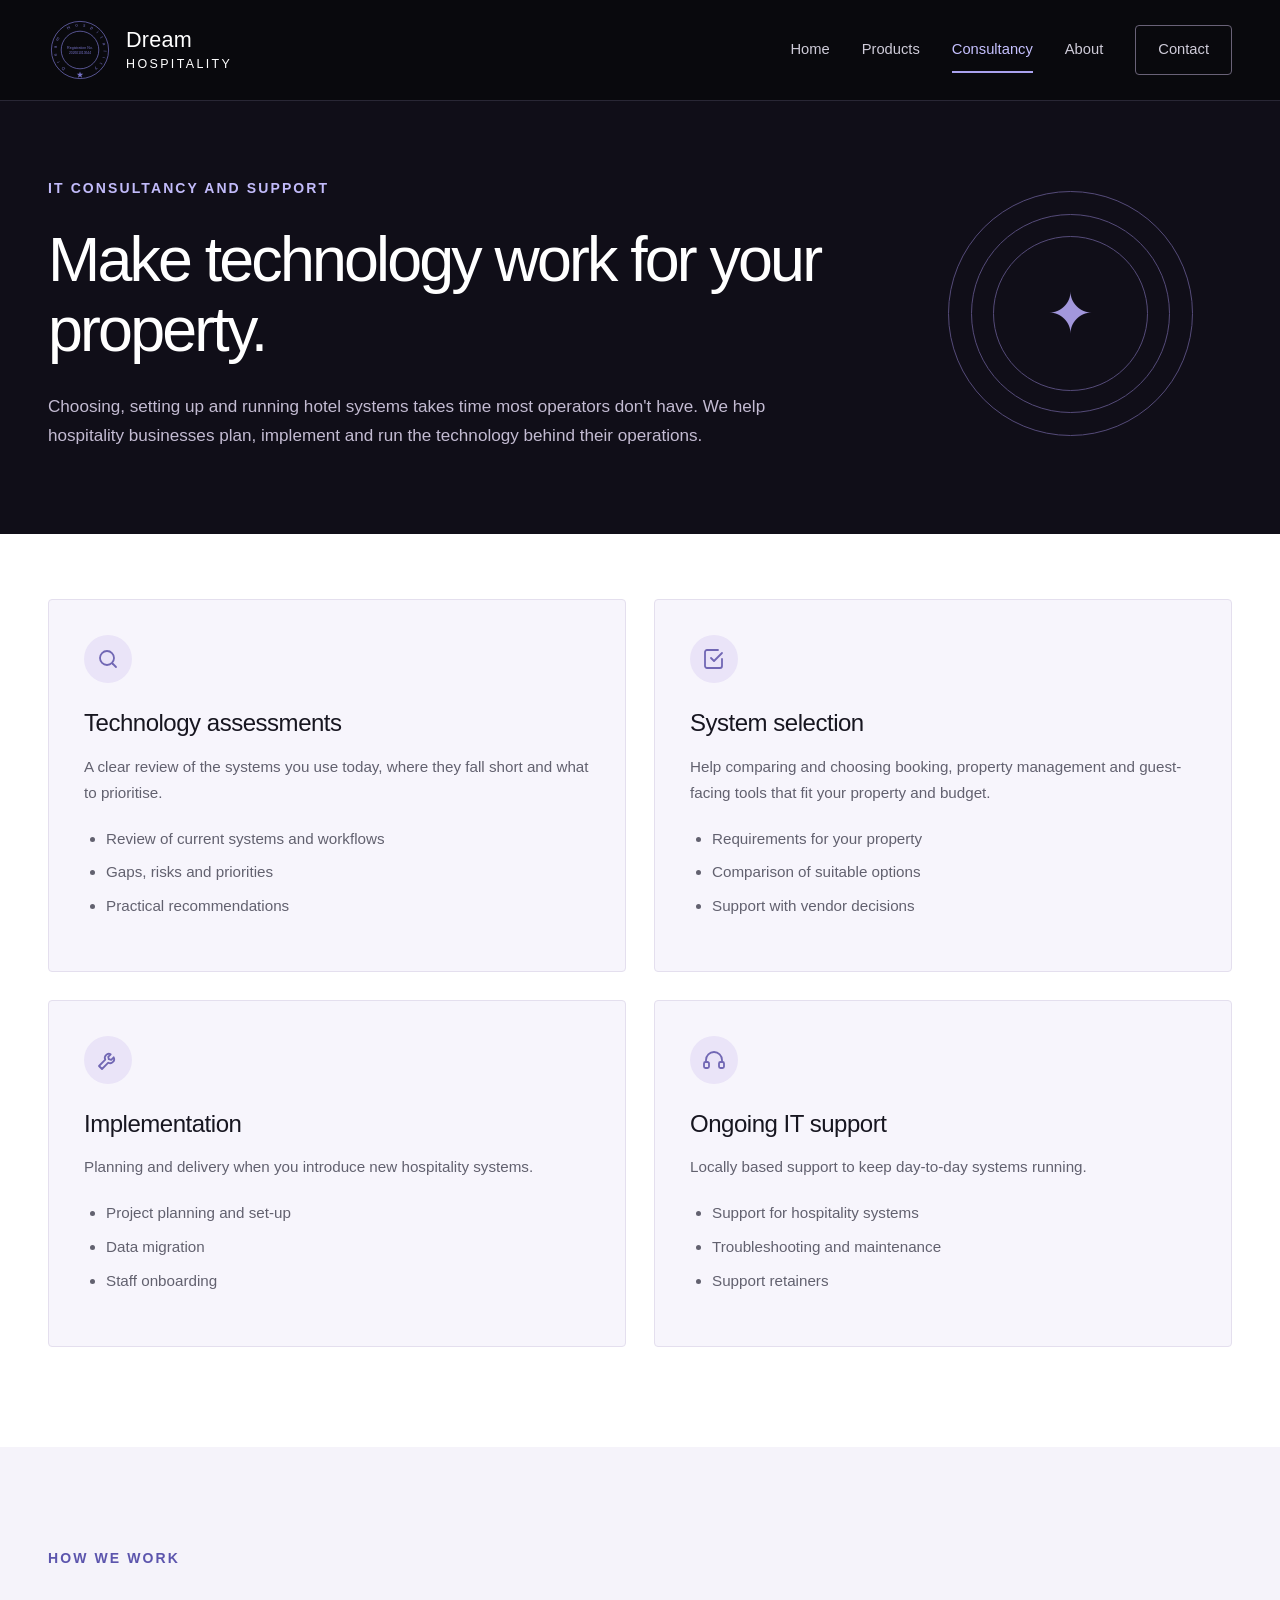
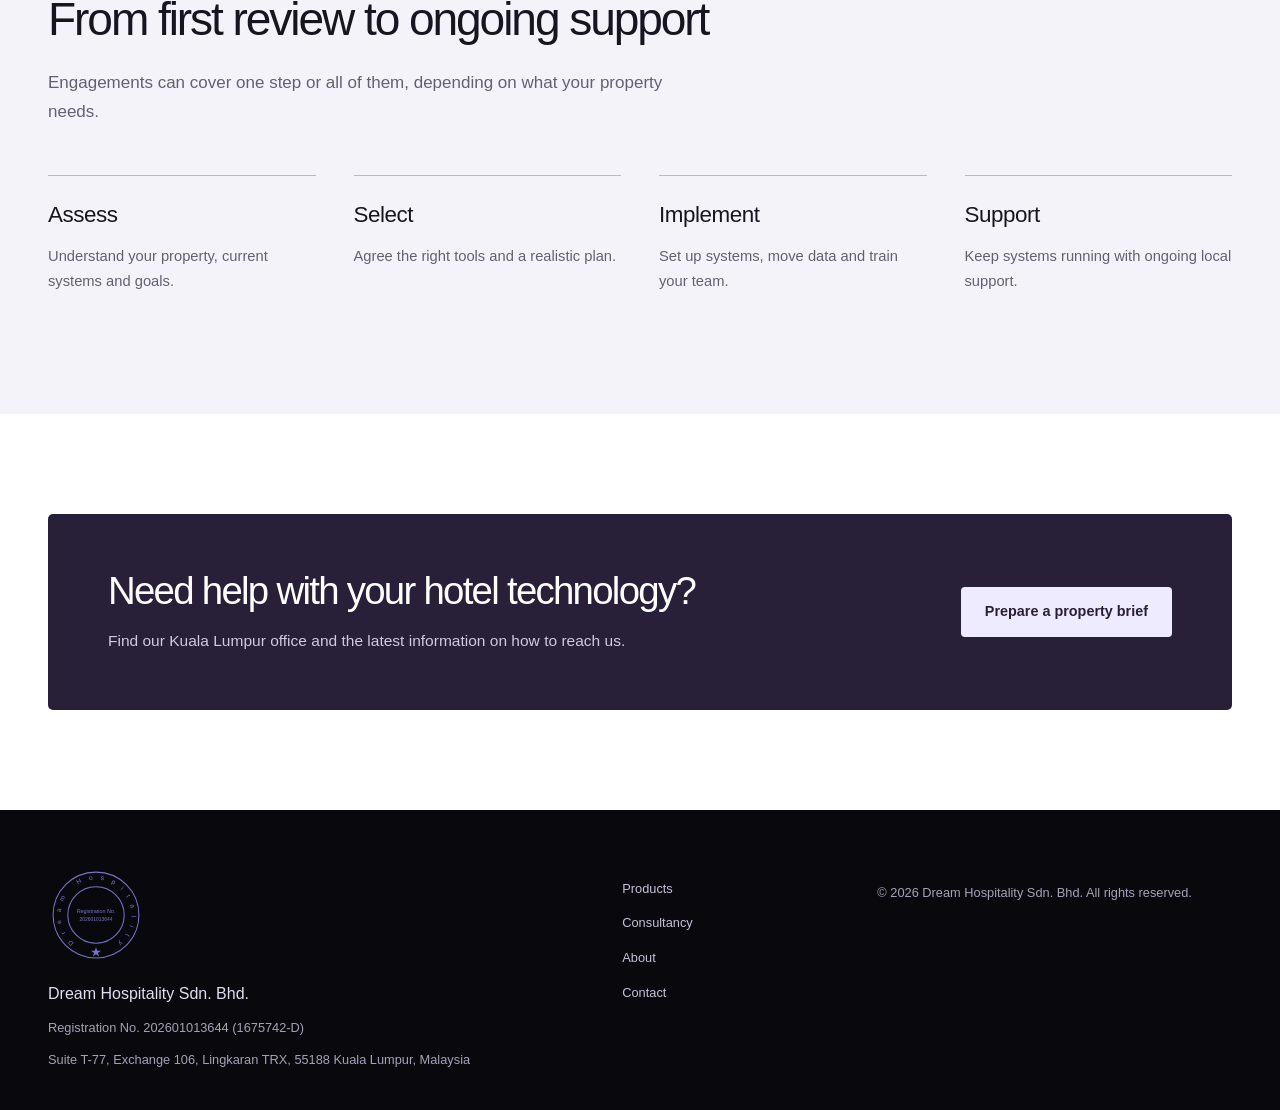
<file: consultancy.html>
<!DOCTYPE html>
<html lang="en">
<head>
  <meta charset="utf-8">
  <meta name="viewport" content="width=device-width, initial-scale=1">
  <title>IT Consultancy and Support | Dream Hospitality</title>
  <meta name="description" content="Technology assessments, system selection, implementation and ongoing IT support for hotels, resorts and vacation rental operators in Malaysia.">
  <link rel="canonical" href="https://yusufshuaib4-dotcom.github.io/dream-hospitality-website/consultancy.html">
  <meta name="theme-color" content="#09090d" media="(prefers-color-scheme: light)">
  <meta name="theme-color" content="#09090d" media="(prefers-color-scheme: dark)">
  <meta property="og:type" content="website">
  <meta property="og:site_name" content="Dream Hospitality">
  <meta property="og:title" content="IT Consultancy and Support | Dream Hospitality">
  <meta property="og:description" content="Technology assessments, system selection, implementation and ongoing IT support for hotels, resorts and vacation rental operators in Malaysia.">
  <meta property="og:url" content="https://yusufshuaib4-dotcom.github.io/dream-hospitality-website/consultancy.html">
  <meta property="og:image" content="https://yusufshuaib4-dotcom.github.io/dream-hospitality-website/assets/img/og-purple.png">
  <meta property="og:image:width" content="1200">
  <meta property="og:image:height" content="630">
  <meta property="og:image:alt" content="Dream Hospitality: hospitality software and IT services, Kuala Lumpur">
  <meta property="og:locale" content="en_MY">
  <meta name="twitter:card" content="summary_large_image">
  <link rel="icon" href="assets/img/mark.svg" type="image/svg+xml">
  <link rel="icon" href="assets/img/favicon-32.png" sizes="32x32" type="image/png">
  <link rel="apple-touch-icon" href="assets/img/apple-touch-icon.png">
  <link rel="stylesheet" href="assets/css/style.css?v=4">
</head>
<body>
  <a class="skip" href="#main">Skip to content</a>
  <header class="site-header">
    <nav class="wrap nav" aria-label="Main">
      <a class="brand" href="index.html" aria-label="Dream Hospitality, home">
        <img src="assets/img/dream-hospitality-logo.svg" alt="" width="64" height="60">
        <span>Dream<span class="brand-sub">Hospitality</span></span>
      </a>
      <button class="nav-toggle" type="button" aria-expanded="false" aria-controls="nav-links"><span>Menu</span><span aria-hidden="true" class="menu-icon"></span></button>
      <ul class="nav-links" id="nav-links">
        <li><a href="index.html">Home</a></li>
        <li><a href="products.html">Products</a></li>
        <li><a href="consultancy.html" aria-current="page">Consultancy</a></li>
        <li><a href="about.html">About</a></li>
        <li><a href="contact.html">Contact</a></li>
      </ul>
    </nav>
  </header>
  <main id="main">
    <section class="page-hero">
      <div class="wrap page-hero-grid">
        <div><span class="eyebrow">IT consultancy and support</span>
        <h1>Make technology work for your property.</h1>
        <p class="lead">Choosing, setting up and running hotel systems takes time most operators don't have. We help hospitality businesses plan, implement and run the technology behind their operations.</p></div>
        <div class="orbit" aria-hidden="true"><span>✦</span></div>
      </div>
    </section>
    <section class="section section-tight">
      <div class="wrap">
        <div class="grid grid-2">
          <div class="card">
            <div class="icon" aria-hidden="true"><svg viewBox="0 0 24 24" fill="none" stroke="currentColor" stroke-width="1.8" stroke-linecap="round" stroke-linejoin="round"><circle cx="11" cy="11" r="7"/><path d="m20 20-3.5-3.5"/></svg></div>
            <h3>Technology assessments</h3>
            <p>A clear review of the systems you use today, where they fall short and what to prioritise.</p>
            <ul><li>Review of current systems and workflows</li><li>Gaps, risks and priorities</li><li>Practical recommendations</li></ul>
          </div>
          <div class="card">
            <div class="icon" aria-hidden="true"><svg viewBox="0 0 24 24" fill="none" stroke="currentColor" stroke-width="1.8" stroke-linecap="round" stroke-linejoin="round"><path d="M9 11l3 3 8-8"/><path d="M20 12v7a2 2 0 0 1-2 2H5a2 2 0 0 1-2-2V5a2 2 0 0 1 2-2h11"/></svg></div>
            <h3>System selection</h3>
            <p>Help comparing and choosing booking, property management and guest-facing tools that fit your property and budget.</p>
            <ul><li>Requirements for your property</li><li>Comparison of suitable options</li><li>Support with vendor decisions</li></ul>
          </div>
          <div class="card">
            <div class="icon" aria-hidden="true"><svg viewBox="0 0 24 24" fill="none" stroke="currentColor" stroke-width="1.8" stroke-linecap="round" stroke-linejoin="round"><path d="M14.7 6.3a4 4 0 0 0-5.4 5.4L3 18l3 3 6.3-6.3a4 4 0 0 0 5.4-5.4l-2.5 2.5-2.4-.6-.6-2.4z"/></svg></div>
            <h3>Implementation</h3>
            <p>Planning and delivery when you introduce new hospitality systems.</p>
            <ul><li>Project planning and set-up</li><li>Data migration</li><li>Staff onboarding</li></ul>
          </div>
          <div class="card">
            <div class="icon" aria-hidden="true"><svg viewBox="0 0 24 24" fill="none" stroke="currentColor" stroke-width="1.8" stroke-linecap="round" stroke-linejoin="round"><path d="M4 14v-2a8 8 0 0 1 16 0v2"/><rect x="2" y="14" width="5" height="6" rx="1.5"/><rect x="17" y="14" width="5" height="6" rx="1.5"/></svg></div>
            <h3>Ongoing IT support</h3>
            <p>Locally based support to keep day-to-day systems running.</p>
            <ul><li>Support for hospitality systems</li><li>Troubleshooting and maintenance</li><li>Support retainers</li></ul>
          </div>
        </div>
      </div>
    </section>

    <section class="section section-alt">
      <div class="wrap">
        <div class="section-head">
          <span class="label">How we work</span>
          <h2>From first review to ongoing support</h2>
          <p>Engagements can cover one step or all of them, depending on what your property needs.</p>
        </div>
        <ol class="steps">
          <li><span class="step-num">1</span><h3>Assess</h3><p>Understand your property, current systems and goals.</p></li>
          <li><span class="step-num">2</span><h3>Select</h3><p>Agree the right tools and a realistic plan.</p></li>
          <li><span class="step-num">3</span><h3>Implement</h3><p>Set up systems, move data and train your team.</p></li>
          <li><span class="step-num">4</span><h3>Support</h3><p>Keep systems running with ongoing local support.</p></li>
        </ol>
      </div>
    </section>
    <section class="section">
      <div class="wrap">
        <div class="cta-band">
          <div>
            <h2>Need help with your hotel technology?</h2>
            <p>Find our Kuala Lumpur office and the latest information on how to reach us.</p>
          </div>
          <a class="btn btn-light" href="contact.html#property-brief">Prepare a property brief</a>
        </div>
      </div>
    </section>
  </main>

  <footer class="site-footer">
    <div class="wrap footer-grid">
      <div>
        <a class="footer-brand" href="index.html"><img src="assets/img/dream-hospitality-logo.svg" alt="Dream Hospitality" width="96" height="90"></a><p class="footer-company">Dream Hospitality Sdn. Bhd.</p>
        <p>Registration No. 202601013644 (1675742-D)</p>
        <p>Suite T-77, Exchange 106, Lingkaran TRX, 55188 Kuala Lumpur, Malaysia</p>
      </div>
      <nav aria-label="Footer">
        <ul class="footer-links">
          <li><a href="products.html">Products</a></li>
          <li><a href="consultancy.html">Consultancy</a></li>
          <li><a href="about.html">About</a></li>
          <li><a href="contact.html">Contact</a></li>
        </ul>
      </nav>
      <div>
        <p>&copy; <span id="year">2026</span> Dream Hospitality Sdn. Bhd. All rights reserved.</p>
        <!-- PRIVACY: link the notice here once approved: <p><a href="privacy-notice.html">Privacy Notice / Notis Privasi</a></p> -->
      </div>
    </div>
  </footer>
  <script src="assets/js/main.js?v=4" defer></script>
</body>
</html>
</file>
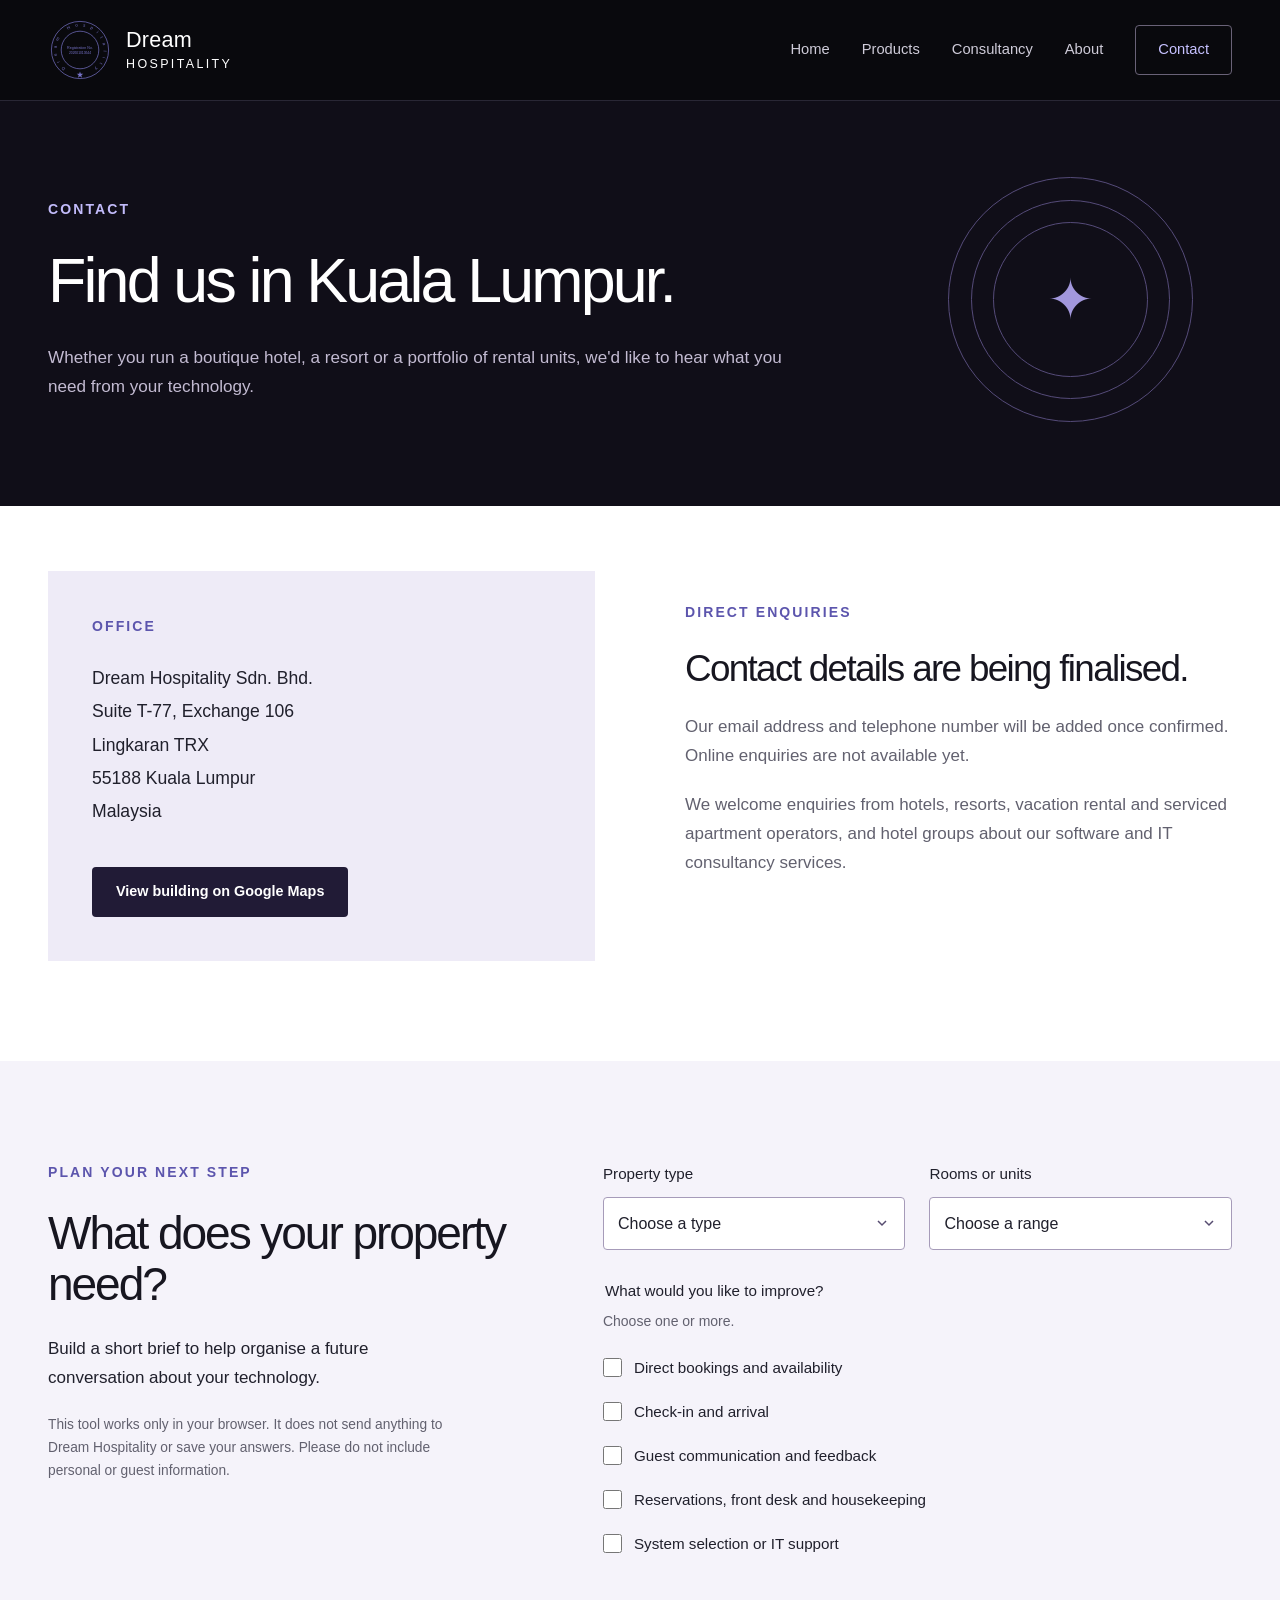
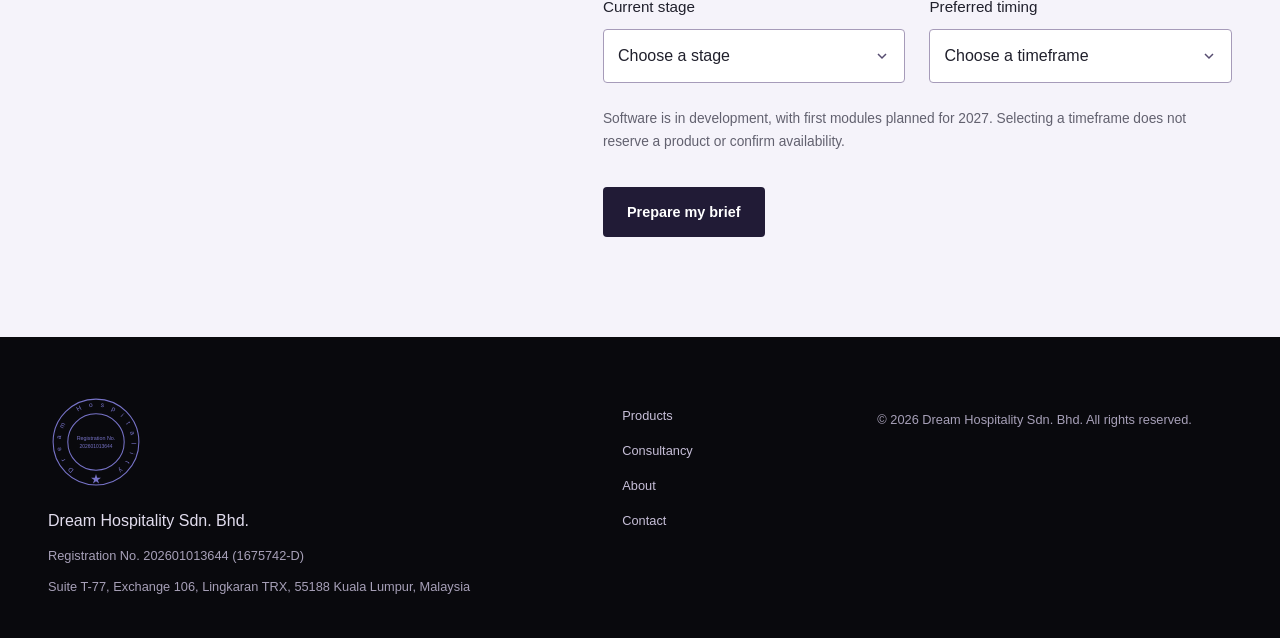
<file: contact.html>
<!DOCTYPE html>
<html lang="en">
<head>
  <meta charset="utf-8">
  <meta name="viewport" content="width=device-width, initial-scale=1">
  <title>Contact | Dream Hospitality</title>
  <meta name="description" content="Contact Dream Hospitality Sdn. Bhd., hospitality software and IT services, Exchange 106, Kuala Lumpur.">
  <link rel="canonical" href="https://yusufshuaib4-dotcom.github.io/dream-hospitality-website/contact.html">
  <meta name="theme-color" content="#09090d" media="(prefers-color-scheme: light)">
  <meta name="theme-color" content="#09090d" media="(prefers-color-scheme: dark)">
  <meta property="og:type" content="website">
  <meta property="og:site_name" content="Dream Hospitality">
  <meta property="og:title" content="Contact | Dream Hospitality">
  <meta property="og:description" content="Contact Dream Hospitality Sdn. Bhd., hospitality software and IT services, Exchange 106, Kuala Lumpur.">
  <meta property="og:url" content="https://yusufshuaib4-dotcom.github.io/dream-hospitality-website/contact.html">
  <meta property="og:image" content="https://yusufshuaib4-dotcom.github.io/dream-hospitality-website/assets/img/og-purple.png">
  <meta property="og:image:width" content="1200">
  <meta property="og:image:height" content="630">
  <meta property="og:image:alt" content="Dream Hospitality: hospitality software and IT services, Kuala Lumpur">
  <meta property="og:locale" content="en_MY">
  <meta name="twitter:card" content="summary_large_image">
  <link rel="icon" href="assets/img/mark.svg" type="image/svg+xml">
  <link rel="icon" href="assets/img/favicon-32.png" sizes="32x32" type="image/png">
  <link rel="apple-touch-icon" href="assets/img/apple-touch-icon.png">
  <link rel="stylesheet" href="assets/css/style.css?v=4">
</head>
<body>
  <a class="skip" href="#main">Skip to content</a>
  <header class="site-header">
    <nav class="wrap nav" aria-label="Main">
      <a class="brand" href="index.html" aria-label="Dream Hospitality, home">
        <img src="assets/img/dream-hospitality-logo.svg" alt="" width="64" height="60">
        <span>Dream<span class="brand-sub">Hospitality</span></span>
      </a>
      <button class="nav-toggle" type="button" aria-expanded="false" aria-controls="nav-links"><span>Menu</span><span aria-hidden="true" class="menu-icon"></span></button>
      <ul class="nav-links" id="nav-links">
        <li><a href="index.html">Home</a></li>
        <li><a href="products.html">Products</a></li>
        <li><a href="consultancy.html">Consultancy</a></li>
        <li><a href="about.html">About</a></li>
        <li><a href="contact.html" aria-current="page">Contact</a></li>
      </ul>
    </nav>
  </header>
  <main id="main">
    <section class="page-hero">
      <div class="wrap page-hero-grid">
        <div><span class="eyebrow">Contact</span>
        <h1>Find us in Kuala Lumpur.</h1>
        <p class="lead">Whether you run a boutique hotel, a resort or a portfolio of rental units, we'd like to hear what you need from your technology.</p></div>
        <div class="orbit" aria-hidden="true"><span>✦</span></div>
      </div>
    </section>
    <section class="section section-tight">
      <div class="wrap">
        <div class="contact-card">
          <div>
            <span class="label">Office</span>
            <address>
              Dream Hospitality Sdn. Bhd.<br>
              Suite T-77, Exchange 106<br>
              Lingkaran TRX<br>
              55188 Kuala Lumpur<br>
              Malaysia
            </address>
            <a class="btn btn-dark" href="https://www.google.com/maps/search/?api=1&amp;query=Exchange%20106%2C%20Lingkaran%20TRX%2C%20Kuala%20Lumpur" target="_blank" rel="noopener noreferrer">View building on Google Maps</a>
          </div>
          <div>
            <span class="label">Direct enquiries</span>
            <h2>Contact details are being finalised.</h2>
            <p>Our email address and telephone number will be added once confirmed. Online enquiries are not available yet.</p>
            <p>We welcome enquiries from hotels, resorts, vacation rental and serviced apartment operators, and hotel groups about our software and IT consultancy services.</p>
            <!-- PLACEHOLDER: enquiry form + PDPA consent line, once the form service and privacy notice are approved -->
          </div>
        </div>
      </div>
    </section><section class="section section-alt" id="property-brief"><div class="wrap enquiry-layout"><div><span class="label">Plan your next step</span><h2>What does your property need?</h2><p>Build a short brief to help organise a future conversation about your technology.</p><p class="note">This tool works only in your browser. It does not send anything to Dream Hospitality or save your answers. Please do not include personal or guest information.</p></div><div><form id="brief-form">
 <div class="form-grid"><div><label for="property-type">Property type</label><select id="property-type" name="propertyType" required><option value="">Choose a type</option><option>Independent or boutique hotel</option><option>Resort</option><option>Vacation rental</option><option>Serviced apartments</option><option>Hotel group</option></select></div><div><label for="property-size">Rooms or units</label><select id="property-size" name="propertySize" required><option value="">Choose a range</option><option>1–10</option><option>11–30</option><option>31–75</option><option>76–150</option><option>151+</option><option>Still planning</option></select></div></div>
 <fieldset class="needs" aria-describedby="needs-error"><legend>What would you like to improve?</legend><span class="field-help">Choose one or more.</span><label><input type="checkbox" name="needs" value="Direct bookings and availability">Direct bookings and availability</label><label><input type="checkbox" name="needs" value="Check-in and arrival">Check-in and arrival</label><label><input type="checkbox" name="needs" value="Guest communication and feedback">Guest communication and feedback</label><label><input type="checkbox" name="needs" value="Reservations, front desk and housekeeping">Reservations, front desk and housekeeping</label><label><input type="checkbox" name="needs" value="System selection or IT support">System selection or IT support</label><p class="field-error" id="needs-error" role="alert" hidden>Please choose at least one area to improve.</p></fieldset>
 <div class="form-grid"><div><label for="property-stage">Current stage</label><select id="property-stage" name="stage" required><option value="">Choose a stage</option><option>Planning a new property</option><option>Running an existing property</option><option>Expanding a group or portfolio</option></select></div><div><label for="property-timing">Preferred timing</label><select id="property-timing" name="timing" required><option value="">Choose a timeframe</option><option>Just exploring</option><option>Within 3 months</option><option>Within 6 months</option><option>Later / not decided</option></select></div></div><p class="note">Software is in development, with first modules planned for 2027. Selecting a timeframe does not reserve a product or confirm availability.</p><button type="submit" class="btn btn-dark">Prepare my brief</button><noscript><p>This browser tool needs JavaScript. You can instead note your property type, size and technology needs for a future enquiry.</p></noscript></form>
 <section id="brief-result" class="brief-result" aria-labelledby="brief-title" hidden><h3 id="brief-title" tabindex="-1">Your property brief</h3><pre id="brief-text"></pre><p>Prepared on this device. Nothing has been sent.</p><div class="cta-row"><button type="button" class="btn btn-dark" id="copy-brief">Copy brief</button><a class="btn btn-ghost" id="download-brief" download="dream-hospitality-property-brief.txt">Download brief (.txt)</a><a class="text-link" id="view-brief" target="_blank" rel="noopener">Open text version</a></div><p id="brief-status" role="status" aria-live="polite"></p></section></div></div></section>
  </main>

  <footer class="site-footer">
    <div class="wrap footer-grid">
      <div>
        <a class="footer-brand" href="index.html"><img src="assets/img/dream-hospitality-logo.svg" alt="Dream Hospitality" width="96" height="90"></a><p class="footer-company">Dream Hospitality Sdn. Bhd.</p>
        <p>Registration No. 202601013644 (1675742-D)</p>
        <p>Suite T-77, Exchange 106, Lingkaran TRX, 55188 Kuala Lumpur, Malaysia</p>
      </div>
      <nav aria-label="Footer">
        <ul class="footer-links">
          <li><a href="products.html">Products</a></li>
          <li><a href="consultancy.html">Consultancy</a></li>
          <li><a href="about.html">About</a></li>
          <li><a href="contact.html">Contact</a></li>
        </ul>
      </nav>
      <div>
        <p>&copy; <span id="year">2026</span> Dream Hospitality Sdn. Bhd. All rights reserved.</p>
        <!-- PRIVACY: link the notice here once approved: <p><a href="privacy-notice.html">Privacy Notice / Notis Privasi</a></p> -->
      </div>
    </div>
  </footer>
  <script src="assets/js/main.js?v=4" defer></script>
</body>
</html>
</file>
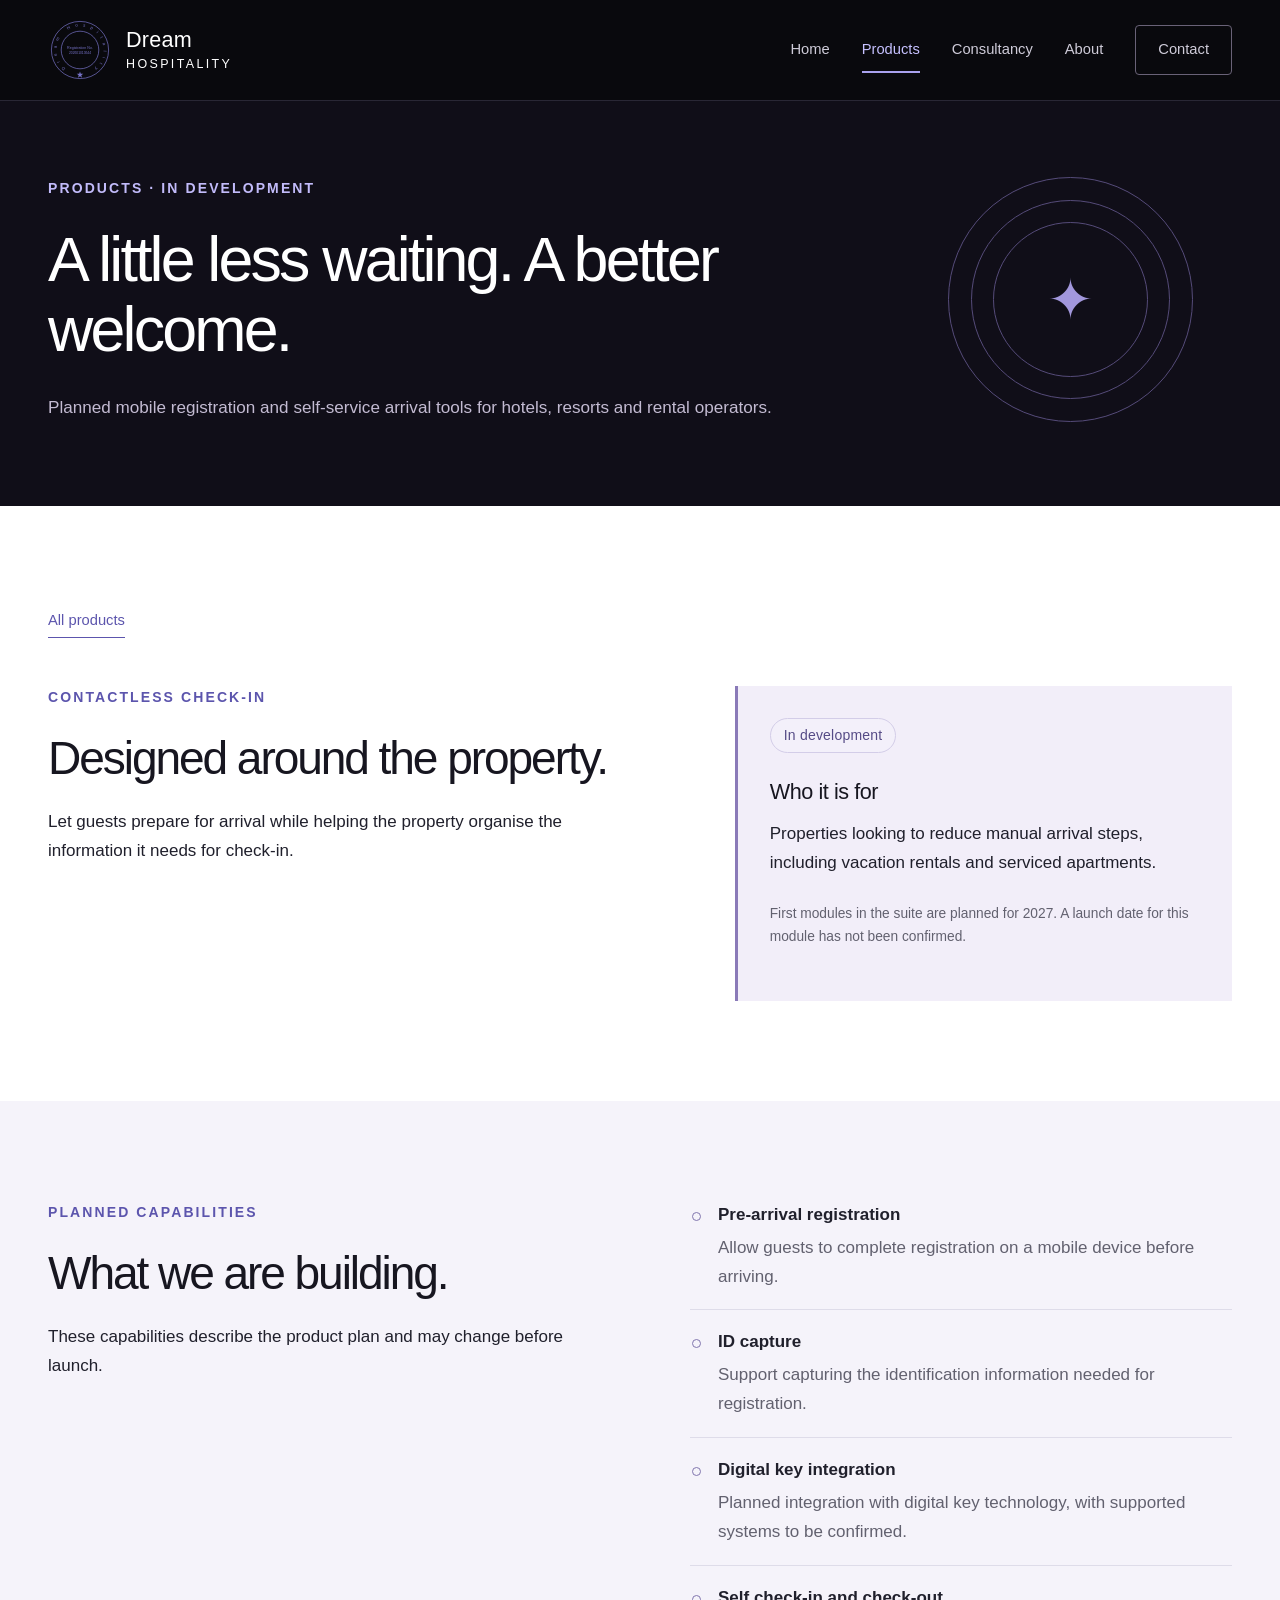
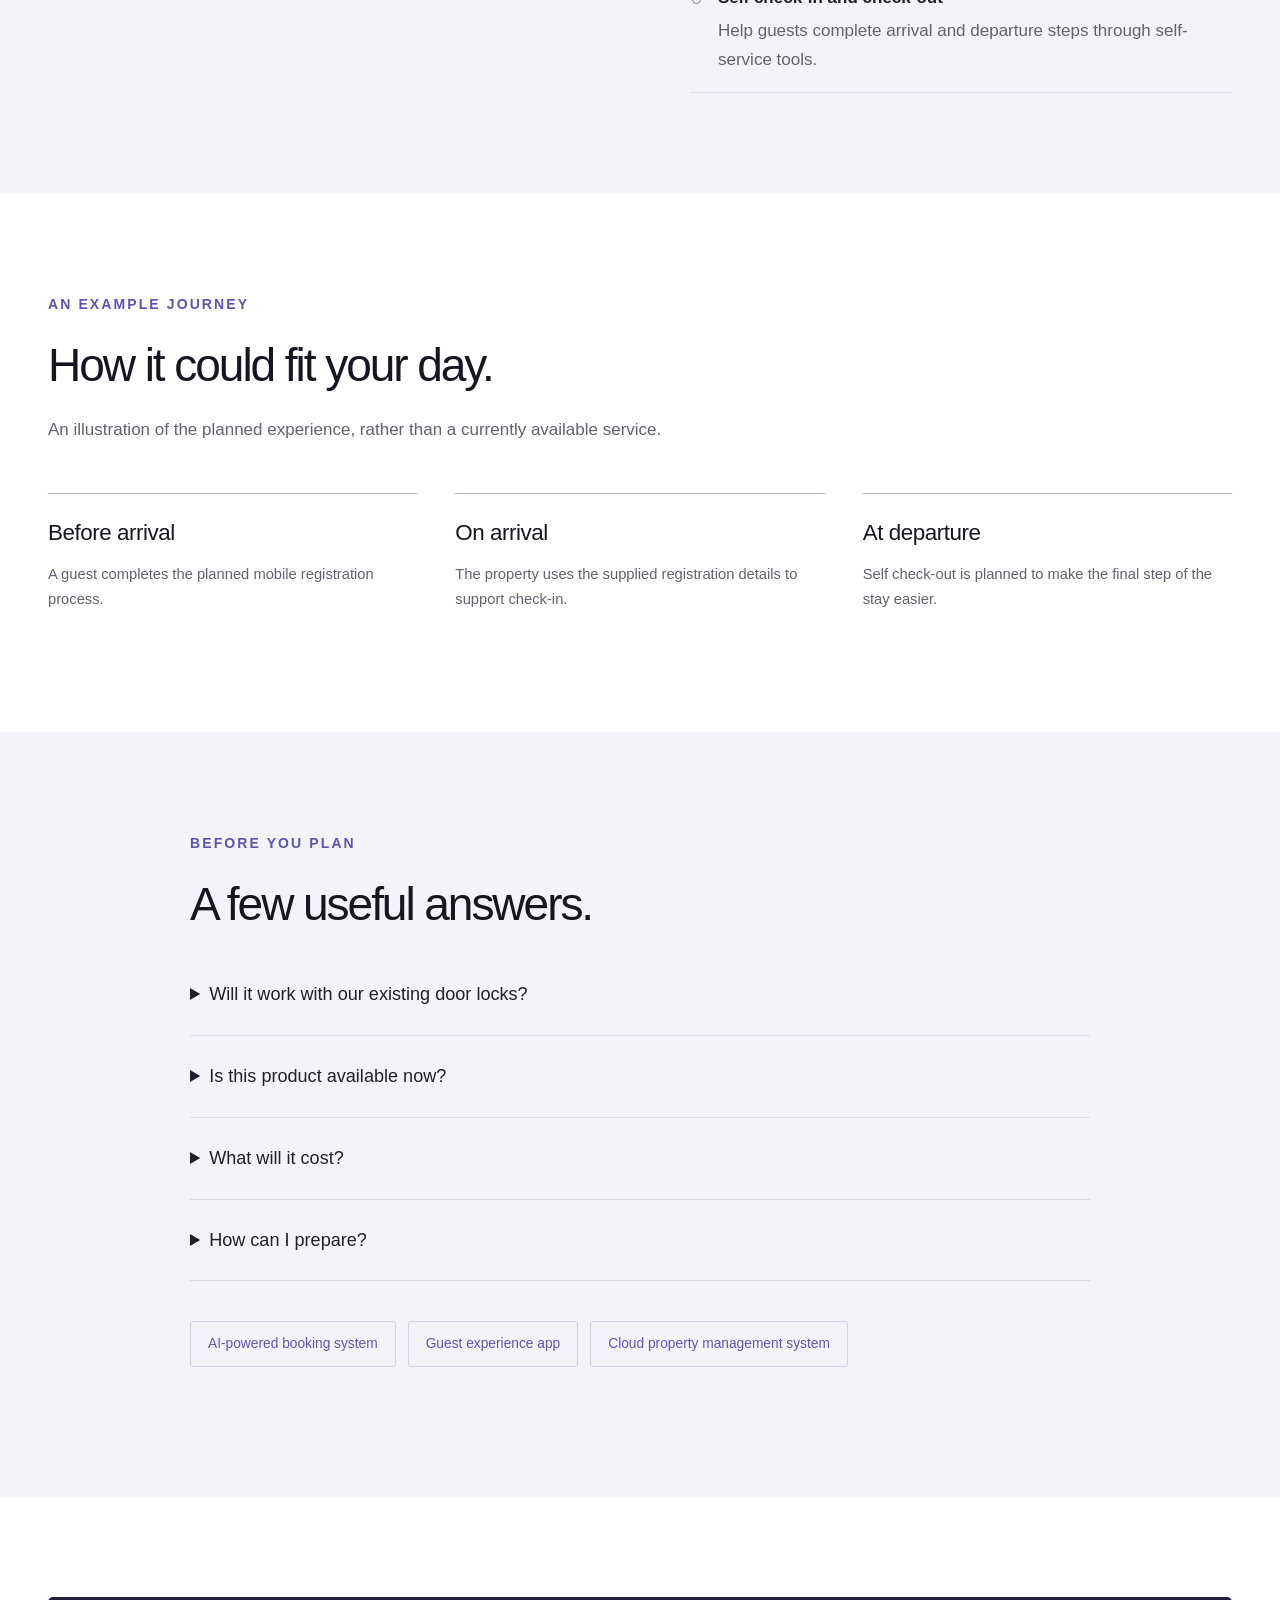
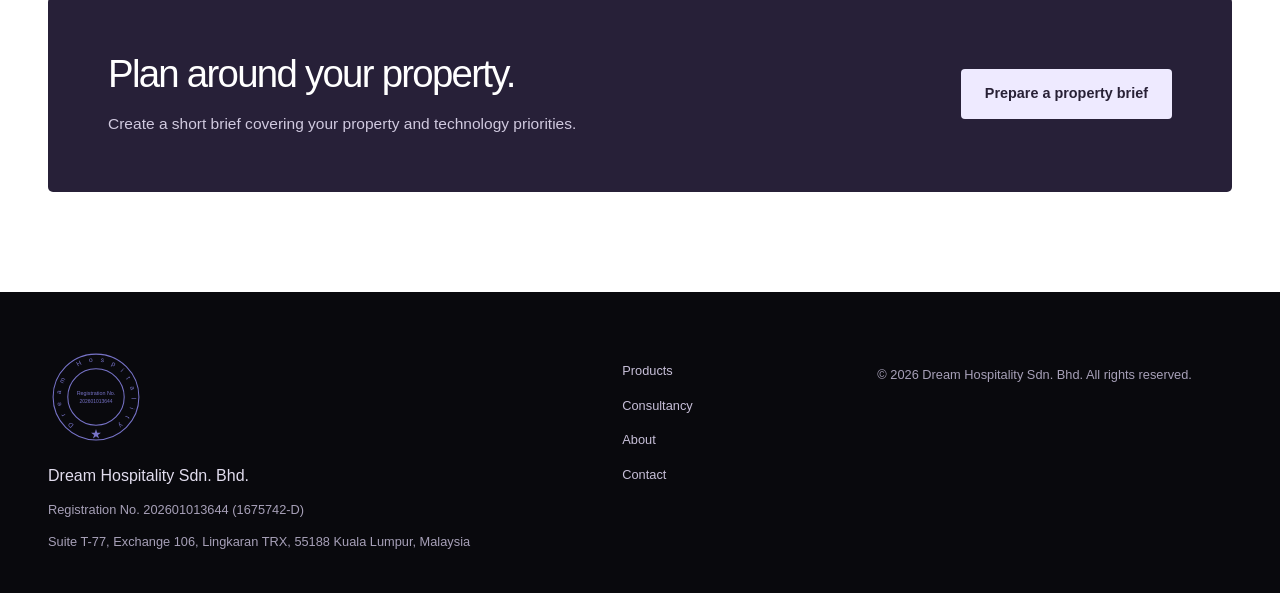
<file: contactless-check-in.html>
<!DOCTYPE html>
<html lang="en">
<head>
  <meta charset="utf-8">
  <meta name="viewport" content="width=device-width, initial-scale=1">
  <title>Contactless check-in | Dream Hospitality</title>
  <meta name="description" content="Planned mobile registration and self-service arrival tools for hotels, resorts and rental operators.">
  <link rel="canonical" href="https://yusufshuaib4-dotcom.github.io/dream-hospitality-website/contactless-check-in.html">
  <meta name="theme-color" content="#09090d" media="(prefers-color-scheme: light)">
  <meta name="theme-color" content="#09090d" media="(prefers-color-scheme: dark)">
  <meta property="og:type" content="website">
  <meta property="og:site_name" content="Dream Hospitality">
  <meta property="og:title" content="Contactless check-in | Dream Hospitality">
  <meta property="og:description" content="Planned mobile registration and self-service arrival tools for hotels, resorts and rental operators.">
  <meta property="og:url" content="https://yusufshuaib4-dotcom.github.io/dream-hospitality-website/contactless-check-in.html">
  <meta property="og:image" content="https://yusufshuaib4-dotcom.github.io/dream-hospitality-website/assets/img/og-purple.png">
  <meta property="og:image:width" content="1200">
  <meta property="og:image:height" content="630">
  <meta property="og:image:alt" content="Dream Hospitality: hospitality software and IT services, Kuala Lumpur">
  <meta property="og:locale" content="en_MY">
  <meta name="twitter:card" content="summary_large_image">
  <link rel="icon" href="assets/img/mark.svg" type="image/svg+xml">
  <link rel="icon" href="assets/img/favicon-32.png" sizes="32x32" type="image/png">
  <link rel="apple-touch-icon" href="assets/img/apple-touch-icon.png">
  <link rel="stylesheet" href="assets/css/style.css?v=4">
</head>
<body>
  <a class="skip" href="#main">Skip to content</a>
  <header class="site-header">
    <nav class="wrap nav" aria-label="Main">
      <a class="brand" href="index.html" aria-label="Dream Hospitality, home">
        <img src="assets/img/dream-hospitality-logo.svg" alt="" width="64" height="60">
        <span>Dream<span class="brand-sub">Hospitality</span></span>
      </a>
      <button class="nav-toggle" type="button" aria-expanded="false" aria-controls="nav-links"><span>Menu</span><span aria-hidden="true" class="menu-icon"></span></button>
      <ul class="nav-links" id="nav-links">
        <li><a href="index.html">Home</a></li>
        <li><a href="products.html" aria-current="page">Products</a></li>
        <li><a href="consultancy.html">Consultancy</a></li>
        <li><a href="about.html">About</a></li>
        <li><a href="contact.html">Contact</a></li>
      </ul>
    </nav>
  </header>
  <main id="main">
    <section class="page-hero">
      <div class="wrap page-hero-grid">
        <div><span class="eyebrow">Products · in development</span>
        <h1>A little less waiting. A better welcome.</h1>
        <p class="lead">Planned mobile registration and self-service arrival tools for hotels, resorts and rental operators.</p></div>
        <div class="orbit" aria-hidden="true"><span>✦</span></div>
      </div>
    </section><section class="section"><div class="wrap"><a class="text-link" href="products.html">All products</a><div class="detail-summary"><div><span class="label">Contactless check-in</span><h2>Designed around the property.</h2><p>Let guests prepare for arrival while helping the property organise the information it needs for check-in.</p></div><aside class="readiness"><span class="tag">In development</span><h3>Who it is for</h3><p>Properties looking to reduce manual arrival steps, including vacation rentals and serviced apartments.</p><p class="note">First modules in the suite are planned for 2027. A launch date for this module has not been confirmed.</p></aside></div></div></section><section class="section section-alt"><div class="wrap split"><div><span class="label">Planned capabilities</span><h2>What we are building.</h2><p>These capabilities describe the product plan and may change before launch.</p></div><ul class="checks"><li><strong>Pre-arrival registration</strong>Allow guests to complete registration on a mobile device before arriving.</li><li><strong>ID capture</strong>Support capturing the identification information needed for registration.</li><li><strong>Digital key integration</strong>Planned integration with digital key technology, with supported systems to be confirmed.</li><li><strong>Self check-in and check-out</strong>Help guests complete arrival and departure steps through self-service tools.</li></ul></div></section><section class="section"><div class="wrap"><div class="section-head"><span class="label">An example journey</span><h2>How it could fit your day.</h2><p>An illustration of the planned experience, rather than a currently available service.</p></div><ol class="steps journey-steps"><li><h3>Before arrival</h3><p>A guest completes the planned mobile registration process.</p></li><li><h3>On arrival</h3><p>The property uses the supplied registration details to support check-in.</p></li><li><h3>At departure</h3><p>Self check-out is planned to make the final step of the stay easier.</p></li></ol></div></section><section class="section section-alt"><div class="wrap faq"><span class="label">Before you plan</span><h2>A few useful answers.</h2><details><summary>Will it work with our existing door locks?</summary><p>Digital key integration is planned, but supported hardware, vendors and compatibility have not been confirmed. Those details need to be checked before making any purchasing decision.</p></details><details><summary>Is this product available now?</summary><p>No. This product is in development. First modules in the suite are planned for 2027; individual module dates and final capabilities will be confirmed later.</p></details><details><summary>What will it cost?</summary><p>The software is planned mainly as a subscription, with implementation, hotel group licensing and support options. Pricing and packages have not been announced.</p></details><details><summary>How can I prepare?</summary><p>Use our property brief tool to note your property type, size and the areas you would like to improve. It creates a brief on your device without sending it.</p><a href="contact.html#property-brief">Prepare a property brief</a></details><nav class="chip-nav related-products" aria-label="Other products"><a href="booking-system.html">AI-powered booking system</a><a href="guest-experience.html">Guest experience app</a><a href="property-management.html">Cloud property management system</a></nav></div></section>
    <section class="section">
      <div class="wrap">
        <div class="cta-band">
          <div>
            <h2>Plan around your property.</h2>
            <p>Create a short brief covering your property and technology priorities.</p>
          </div>
          <a class="btn btn-light" href="contact.html#property-brief">Prepare a property brief</a>
        </div>
      </div>
    </section>
  </main>

  <footer class="site-footer">
    <div class="wrap footer-grid">
      <div>
        <a class="footer-brand" href="index.html"><img src="assets/img/dream-hospitality-logo.svg" alt="Dream Hospitality" width="96" height="90"></a><p class="footer-company">Dream Hospitality Sdn. Bhd.</p>
        <p>Registration No. 202601013644 (1675742-D)</p>
        <p>Suite T-77, Exchange 106, Lingkaran TRX, 55188 Kuala Lumpur, Malaysia</p>
      </div>
      <nav aria-label="Footer">
        <ul class="footer-links">
          <li><a href="products.html">Products</a></li>
          <li><a href="consultancy.html">Consultancy</a></li>
          <li><a href="about.html">About</a></li>
          <li><a href="contact.html">Contact</a></li>
        </ul>
      </nav>
      <div>
        <p>&copy; <span id="year">2026</span> Dream Hospitality Sdn. Bhd. All rights reserved.</p>
        <!-- PRIVACY: link the notice here once approved: <p><a href="privacy-notice.html">Privacy Notice / Notis Privasi</a></p> -->
      </div>
    </div>
  </footer>
  <script src="assets/js/main.js?v=4" defer></script>
</body>
</html>
</file>
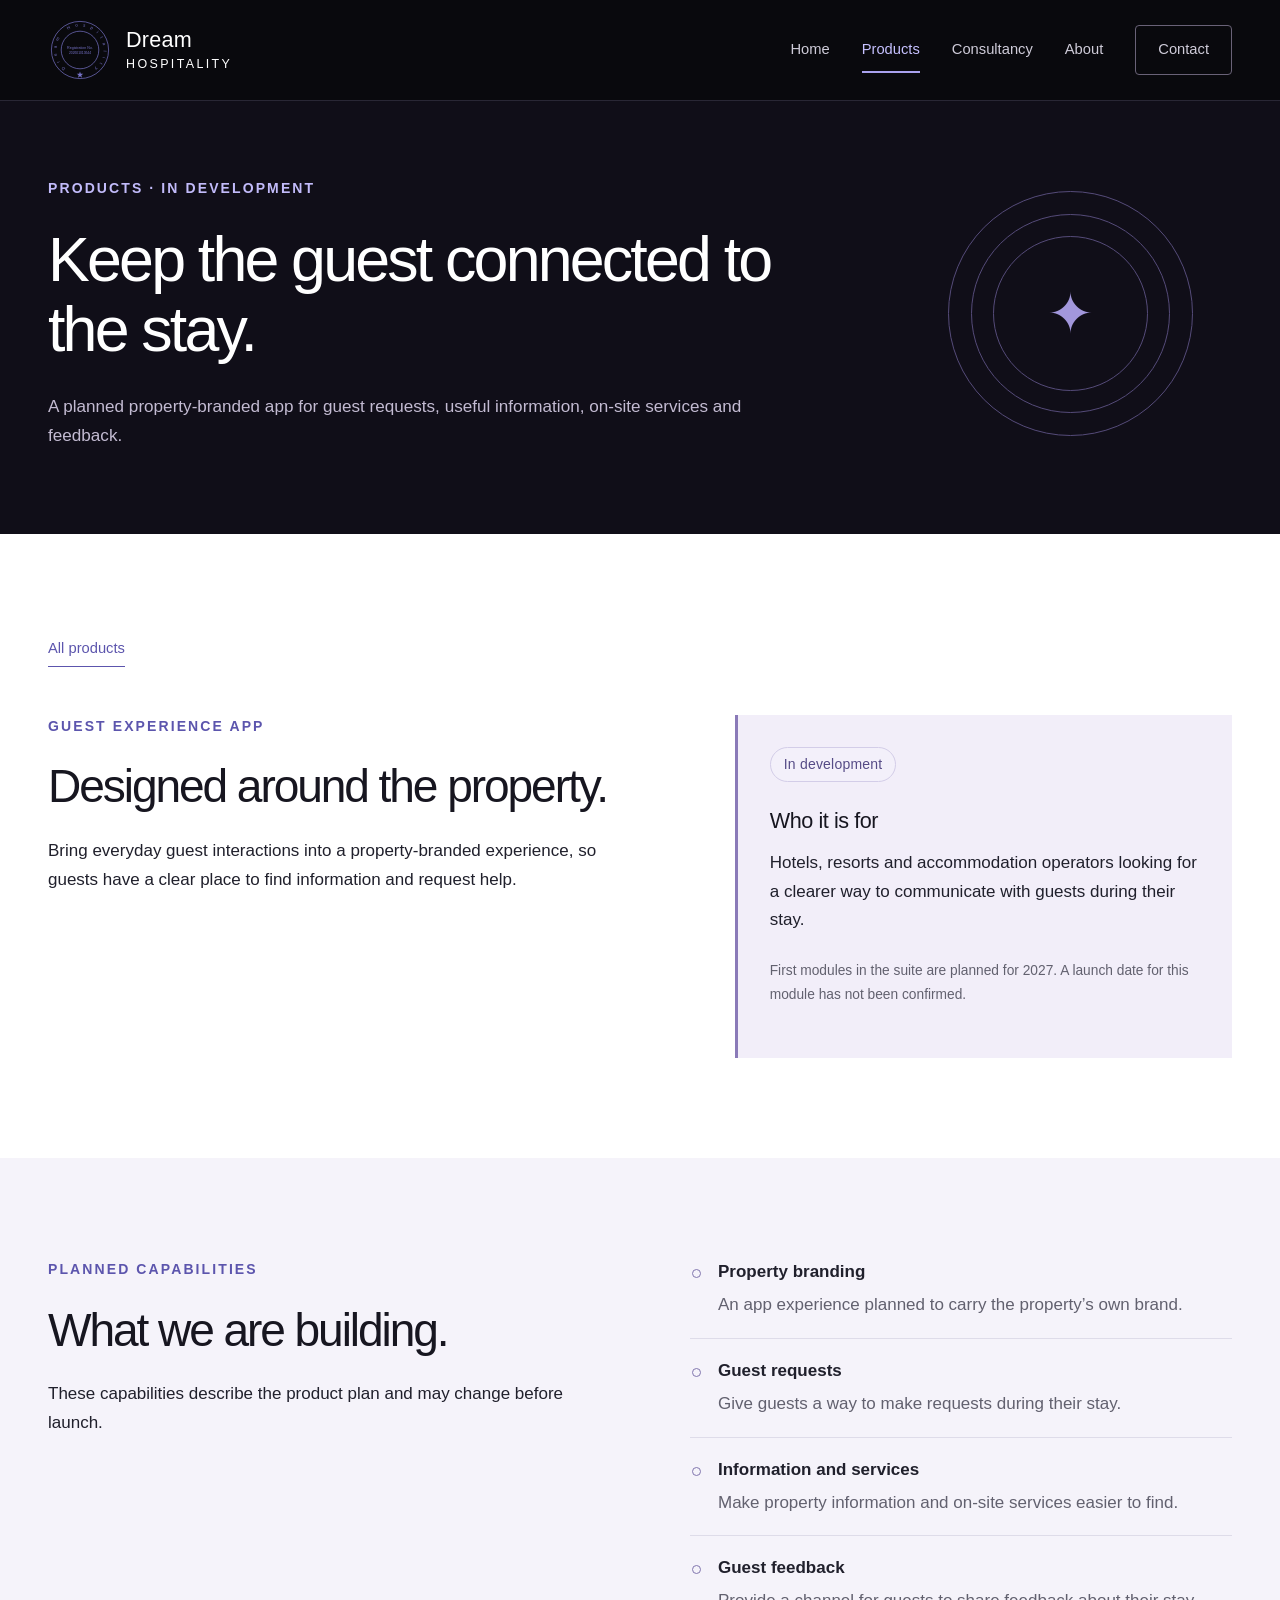
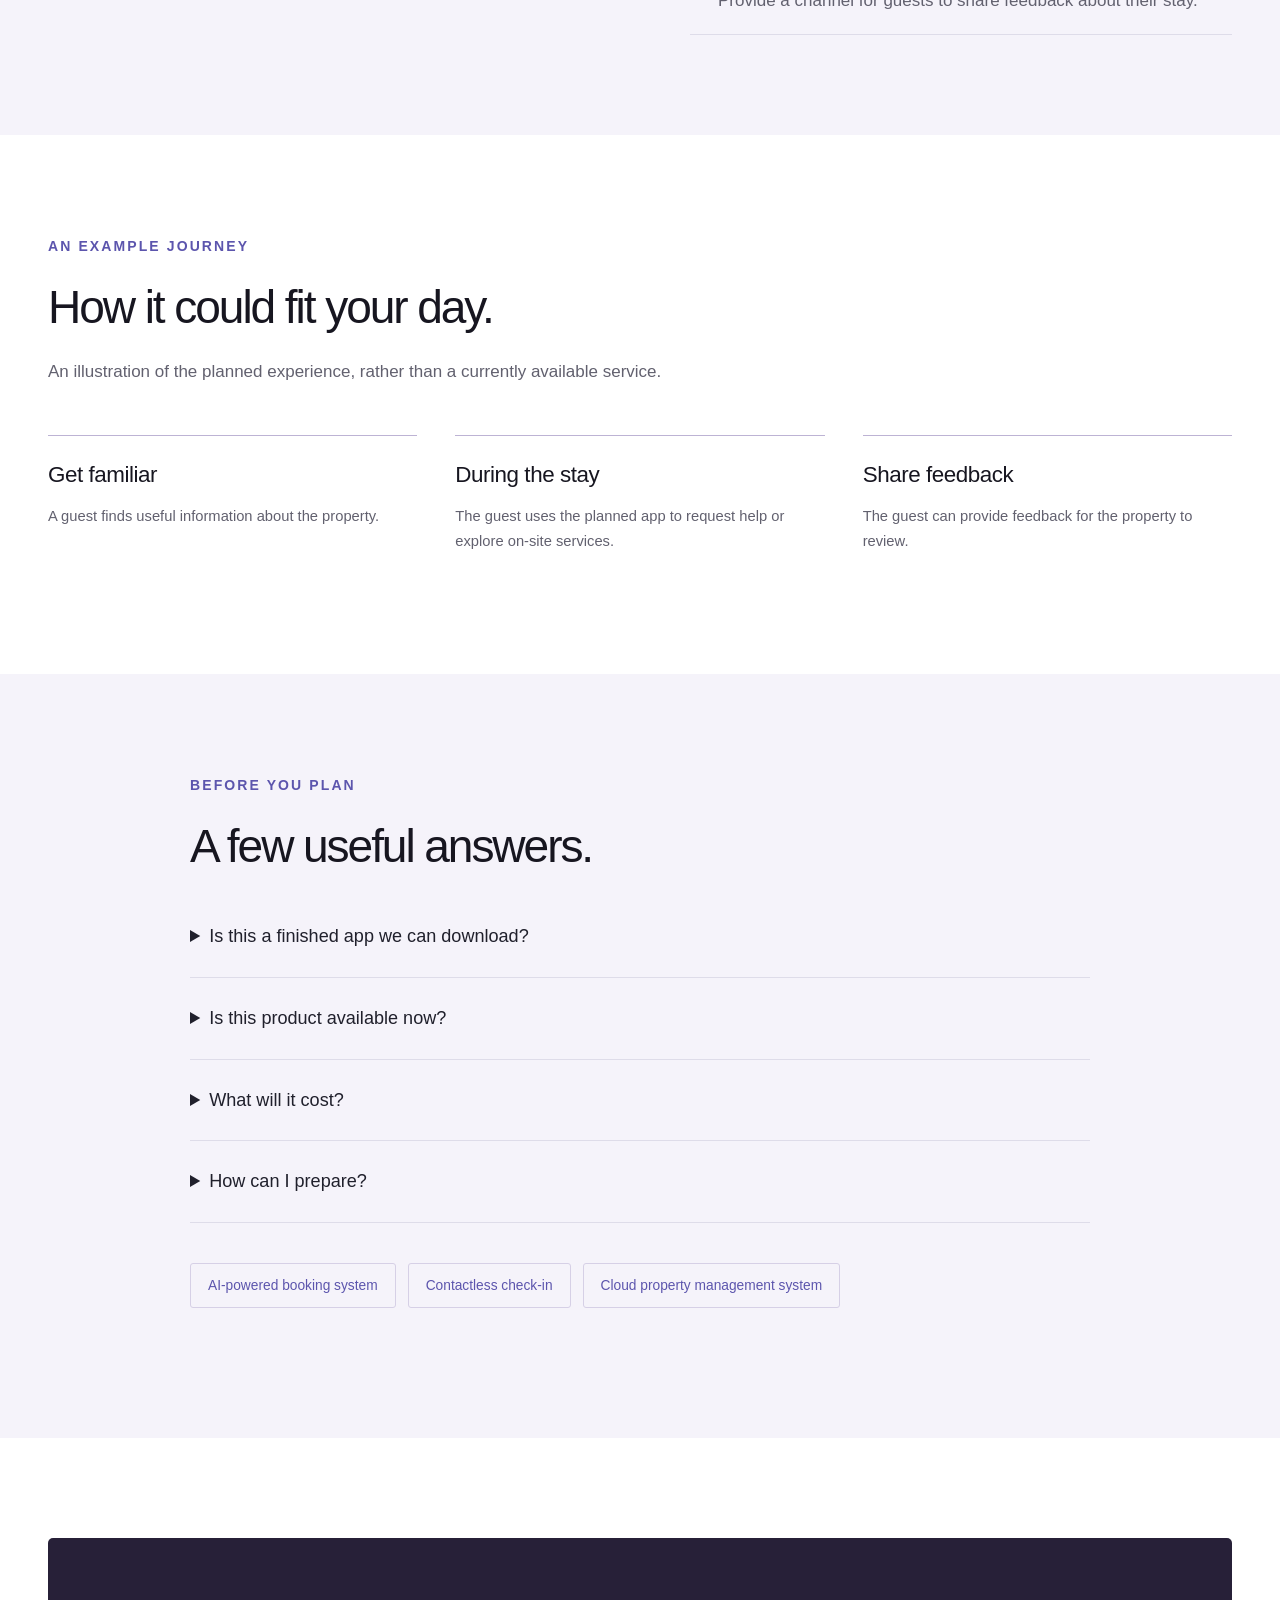
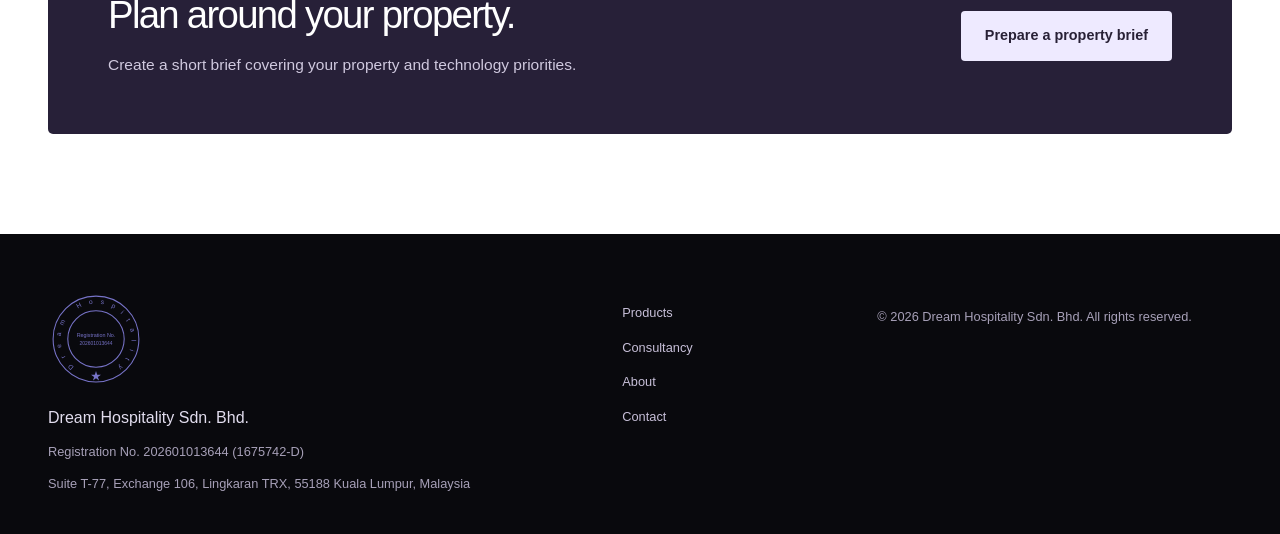
<file: guest-experience.html>
<!DOCTYPE html>
<html lang="en">
<head>
  <meta charset="utf-8">
  <meta name="viewport" content="width=device-width, initial-scale=1">
  <title>Guest experience app | Dream Hospitality</title>
  <meta name="description" content="A planned property-branded app for guest requests, useful information, on-site services and feedback.">
  <link rel="canonical" href="https://yusufshuaib4-dotcom.github.io/dream-hospitality-website/guest-experience.html">
  <meta name="theme-color" content="#09090d" media="(prefers-color-scheme: light)">
  <meta name="theme-color" content="#09090d" media="(prefers-color-scheme: dark)">
  <meta property="og:type" content="website">
  <meta property="og:site_name" content="Dream Hospitality">
  <meta property="og:title" content="Guest experience app | Dream Hospitality">
  <meta property="og:description" content="A planned property-branded app for guest requests, useful information, on-site services and feedback.">
  <meta property="og:url" content="https://yusufshuaib4-dotcom.github.io/dream-hospitality-website/guest-experience.html">
  <meta property="og:image" content="https://yusufshuaib4-dotcom.github.io/dream-hospitality-website/assets/img/og-purple.png">
  <meta property="og:image:width" content="1200">
  <meta property="og:image:height" content="630">
  <meta property="og:image:alt" content="Dream Hospitality: hospitality software and IT services, Kuala Lumpur">
  <meta property="og:locale" content="en_MY">
  <meta name="twitter:card" content="summary_large_image">
  <link rel="icon" href="assets/img/mark.svg" type="image/svg+xml">
  <link rel="icon" href="assets/img/favicon-32.png" sizes="32x32" type="image/png">
  <link rel="apple-touch-icon" href="assets/img/apple-touch-icon.png">
  <link rel="stylesheet" href="assets/css/style.css?v=4">
</head>
<body>
  <a class="skip" href="#main">Skip to content</a>
  <header class="site-header">
    <nav class="wrap nav" aria-label="Main">
      <a class="brand" href="index.html" aria-label="Dream Hospitality, home">
        <img src="assets/img/dream-hospitality-logo.svg" alt="" width="64" height="60">
        <span>Dream<span class="brand-sub">Hospitality</span></span>
      </a>
      <button class="nav-toggle" type="button" aria-expanded="false" aria-controls="nav-links"><span>Menu</span><span aria-hidden="true" class="menu-icon"></span></button>
      <ul class="nav-links" id="nav-links">
        <li><a href="index.html">Home</a></li>
        <li><a href="products.html" aria-current="page">Products</a></li>
        <li><a href="consultancy.html">Consultancy</a></li>
        <li><a href="about.html">About</a></li>
        <li><a href="contact.html">Contact</a></li>
      </ul>
    </nav>
  </header>
  <main id="main">
    <section class="page-hero">
      <div class="wrap page-hero-grid">
        <div><span class="eyebrow">Products · in development</span>
        <h1>Keep the guest connected to the stay.</h1>
        <p class="lead">A planned property-branded app for guest requests, useful information, on-site services and feedback.</p></div>
        <div class="orbit" aria-hidden="true"><span>✦</span></div>
      </div>
    </section><section class="section"><div class="wrap"><a class="text-link" href="products.html">All products</a><div class="detail-summary"><div><span class="label">Guest experience app</span><h2>Designed around the property.</h2><p>Bring everyday guest interactions into a property-branded experience, so guests have a clear place to find information and request help.</p></div><aside class="readiness"><span class="tag">In development</span><h3>Who it is for</h3><p>Hotels, resorts and accommodation operators looking for a clearer way to communicate with guests during their stay.</p><p class="note">First modules in the suite are planned for 2027. A launch date for this module has not been confirmed.</p></aside></div></div></section><section class="section section-alt"><div class="wrap split"><div><span class="label">Planned capabilities</span><h2>What we are building.</h2><p>These capabilities describe the product plan and may change before launch.</p></div><ul class="checks"><li><strong>Property branding</strong>An app experience planned to carry the property’s own brand.</li><li><strong>Guest requests</strong>Give guests a way to make requests during their stay.</li><li><strong>Information and services</strong>Make property information and on-site services easier to find.</li><li><strong>Guest feedback</strong>Provide a channel for guests to share feedback about their stay.</li></ul></div></section><section class="section"><div class="wrap"><div class="section-head"><span class="label">An example journey</span><h2>How it could fit your day.</h2><p>An illustration of the planned experience, rather than a currently available service.</p></div><ol class="steps journey-steps"><li><h3>Get familiar</h3><p>A guest finds useful information about the property.</p></li><li><h3>During the stay</h3><p>The guest uses the planned app to request help or explore on-site services.</p></li><li><h3>Share feedback</h3><p>The guest can provide feedback for the property to review.</p></li></ol></div></section><section class="section section-alt"><div class="wrap faq"><span class="label">Before you plan</span><h2>A few useful answers.</h2><details><summary>Is this a finished app we can download?</summary><p>No. The guest experience app is in development. App availability, supported devices and launch details will be confirmed as development progresses.</p></details><details><summary>Is this product available now?</summary><p>No. This product is in development. First modules in the suite are planned for 2027; individual module dates and final capabilities will be confirmed later.</p></details><details><summary>What will it cost?</summary><p>The software is planned mainly as a subscription, with implementation, hotel group licensing and support options. Pricing and packages have not been announced.</p></details><details><summary>How can I prepare?</summary><p>Use our property brief tool to note your property type, size and the areas you would like to improve. It creates a brief on your device without sending it.</p><a href="contact.html#property-brief">Prepare a property brief</a></details><nav class="chip-nav related-products" aria-label="Other products"><a href="booking-system.html">AI-powered booking system</a><a href="contactless-check-in.html">Contactless check-in</a><a href="property-management.html">Cloud property management system</a></nav></div></section>
    <section class="section">
      <div class="wrap">
        <div class="cta-band">
          <div>
            <h2>Plan around your property.</h2>
            <p>Create a short brief covering your property and technology priorities.</p>
          </div>
          <a class="btn btn-light" href="contact.html#property-brief">Prepare a property brief</a>
        </div>
      </div>
    </section>
  </main>

  <footer class="site-footer">
    <div class="wrap footer-grid">
      <div>
        <a class="footer-brand" href="index.html"><img src="assets/img/dream-hospitality-logo.svg" alt="Dream Hospitality" width="96" height="90"></a><p class="footer-company">Dream Hospitality Sdn. Bhd.</p>
        <p>Registration No. 202601013644 (1675742-D)</p>
        <p>Suite T-77, Exchange 106, Lingkaran TRX, 55188 Kuala Lumpur, Malaysia</p>
      </div>
      <nav aria-label="Footer">
        <ul class="footer-links">
          <li><a href="products.html">Products</a></li>
          <li><a href="consultancy.html">Consultancy</a></li>
          <li><a href="about.html">About</a></li>
          <li><a href="contact.html">Contact</a></li>
        </ul>
      </nav>
      <div>
        <p>&copy; <span id="year">2026</span> Dream Hospitality Sdn. Bhd. All rights reserved.</p>
        <!-- PRIVACY: link the notice here once approved: <p><a href="privacy-notice.html">Privacy Notice / Notis Privasi</a></p> -->
      </div>
    </div>
  </footer>
  <script src="assets/js/main.js?v=4" defer></script>
</body>
</html>
</file>
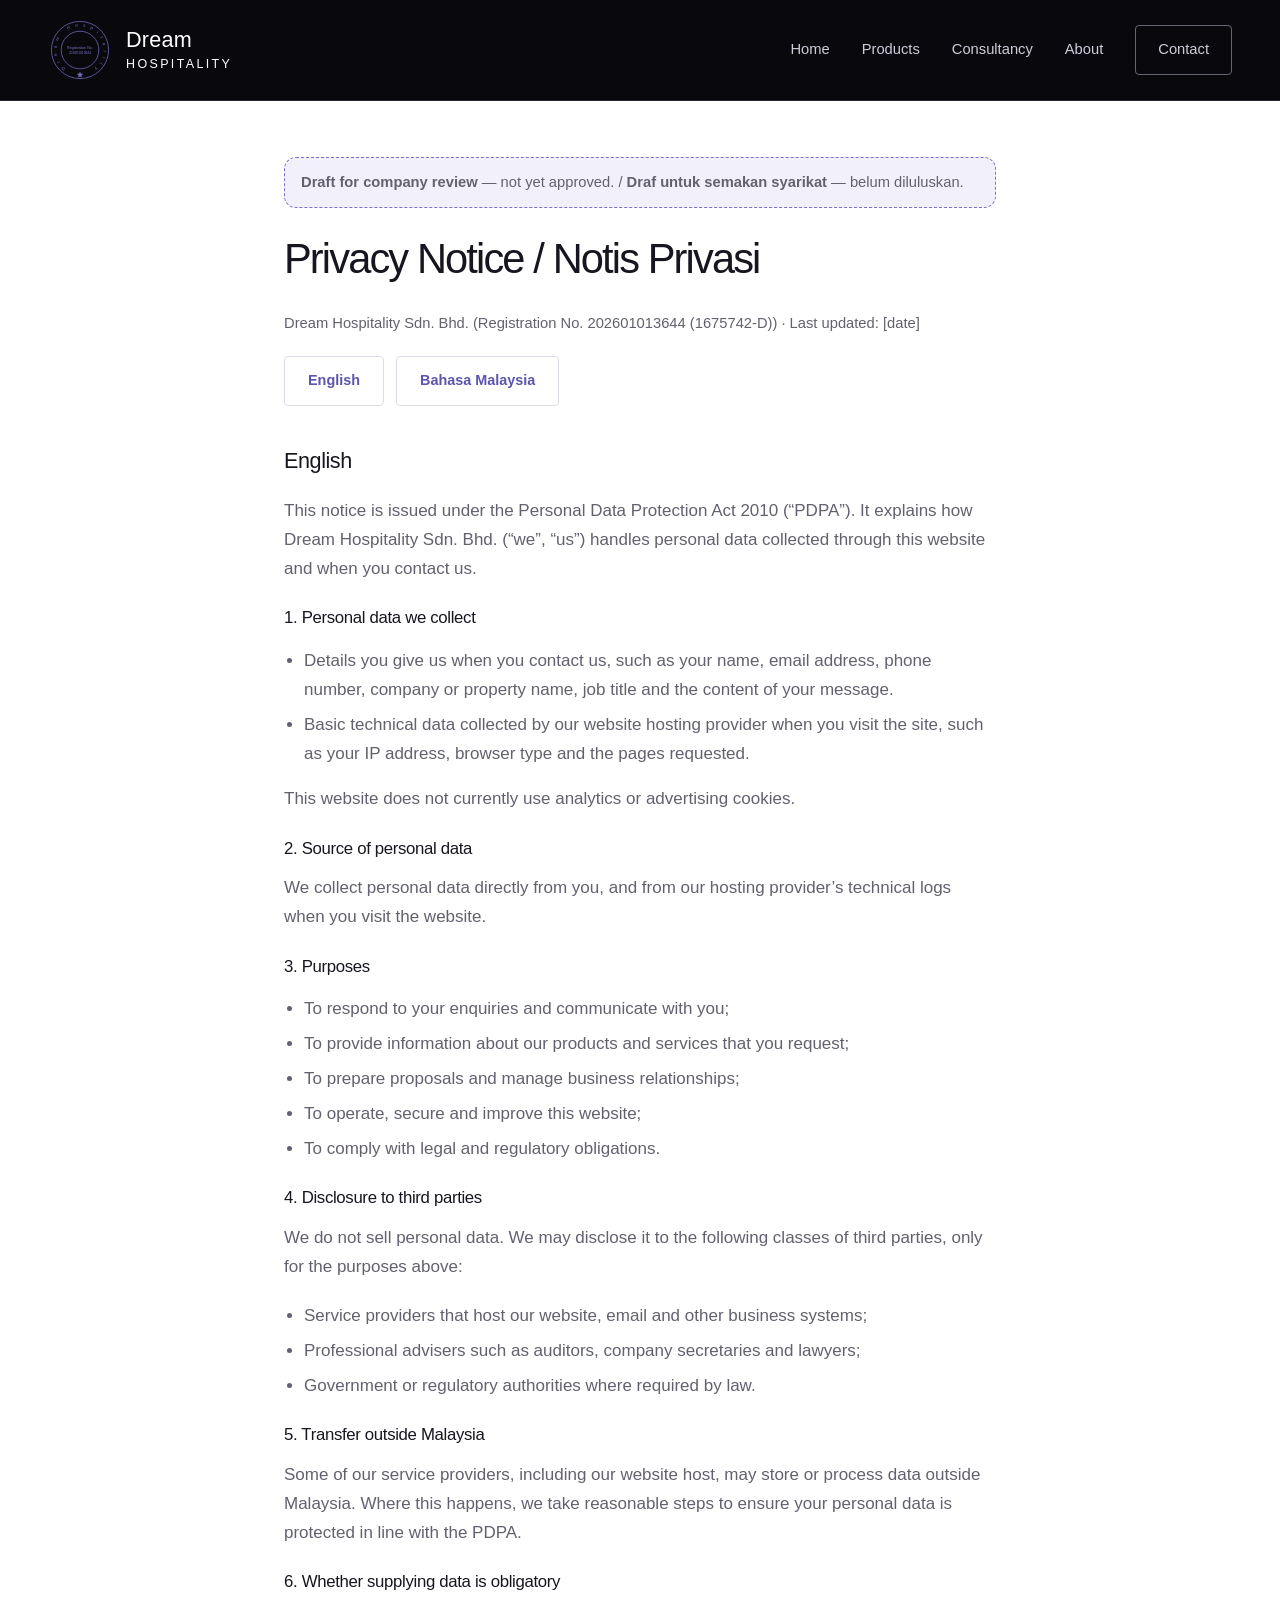
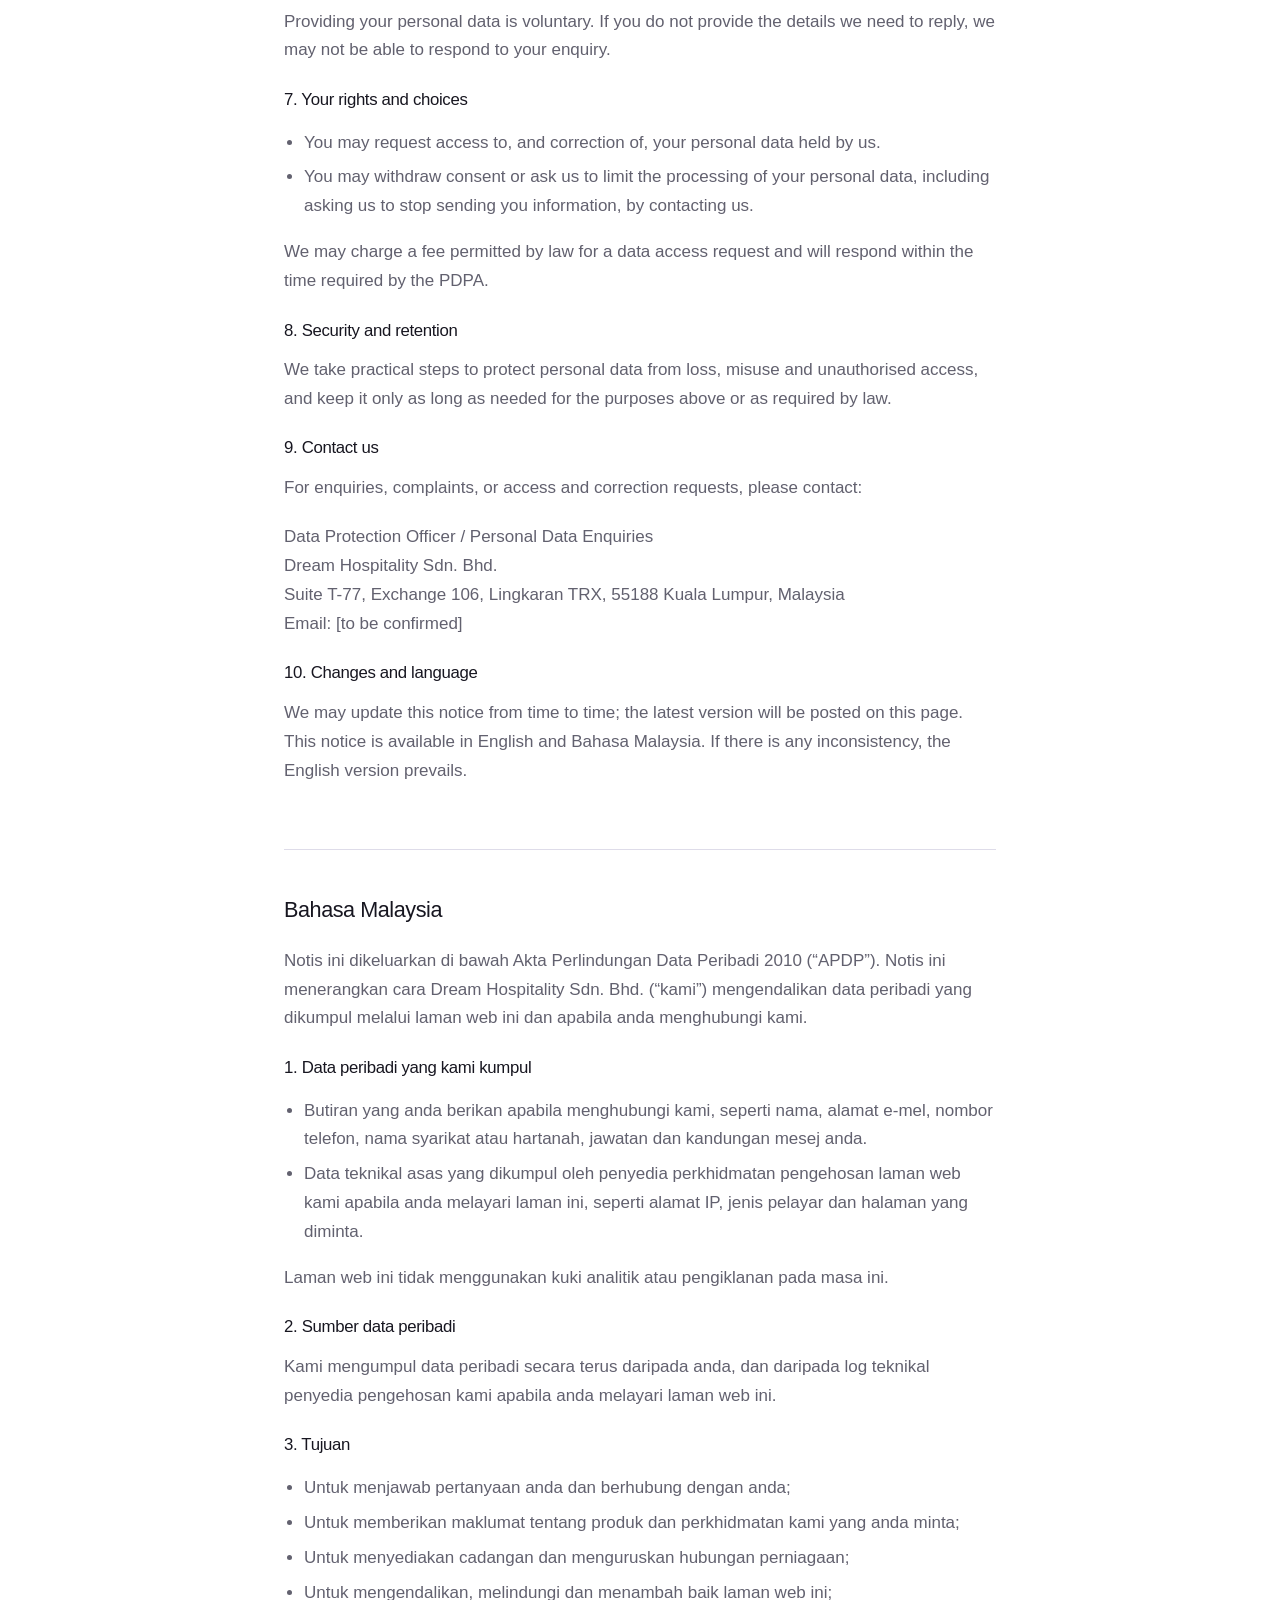
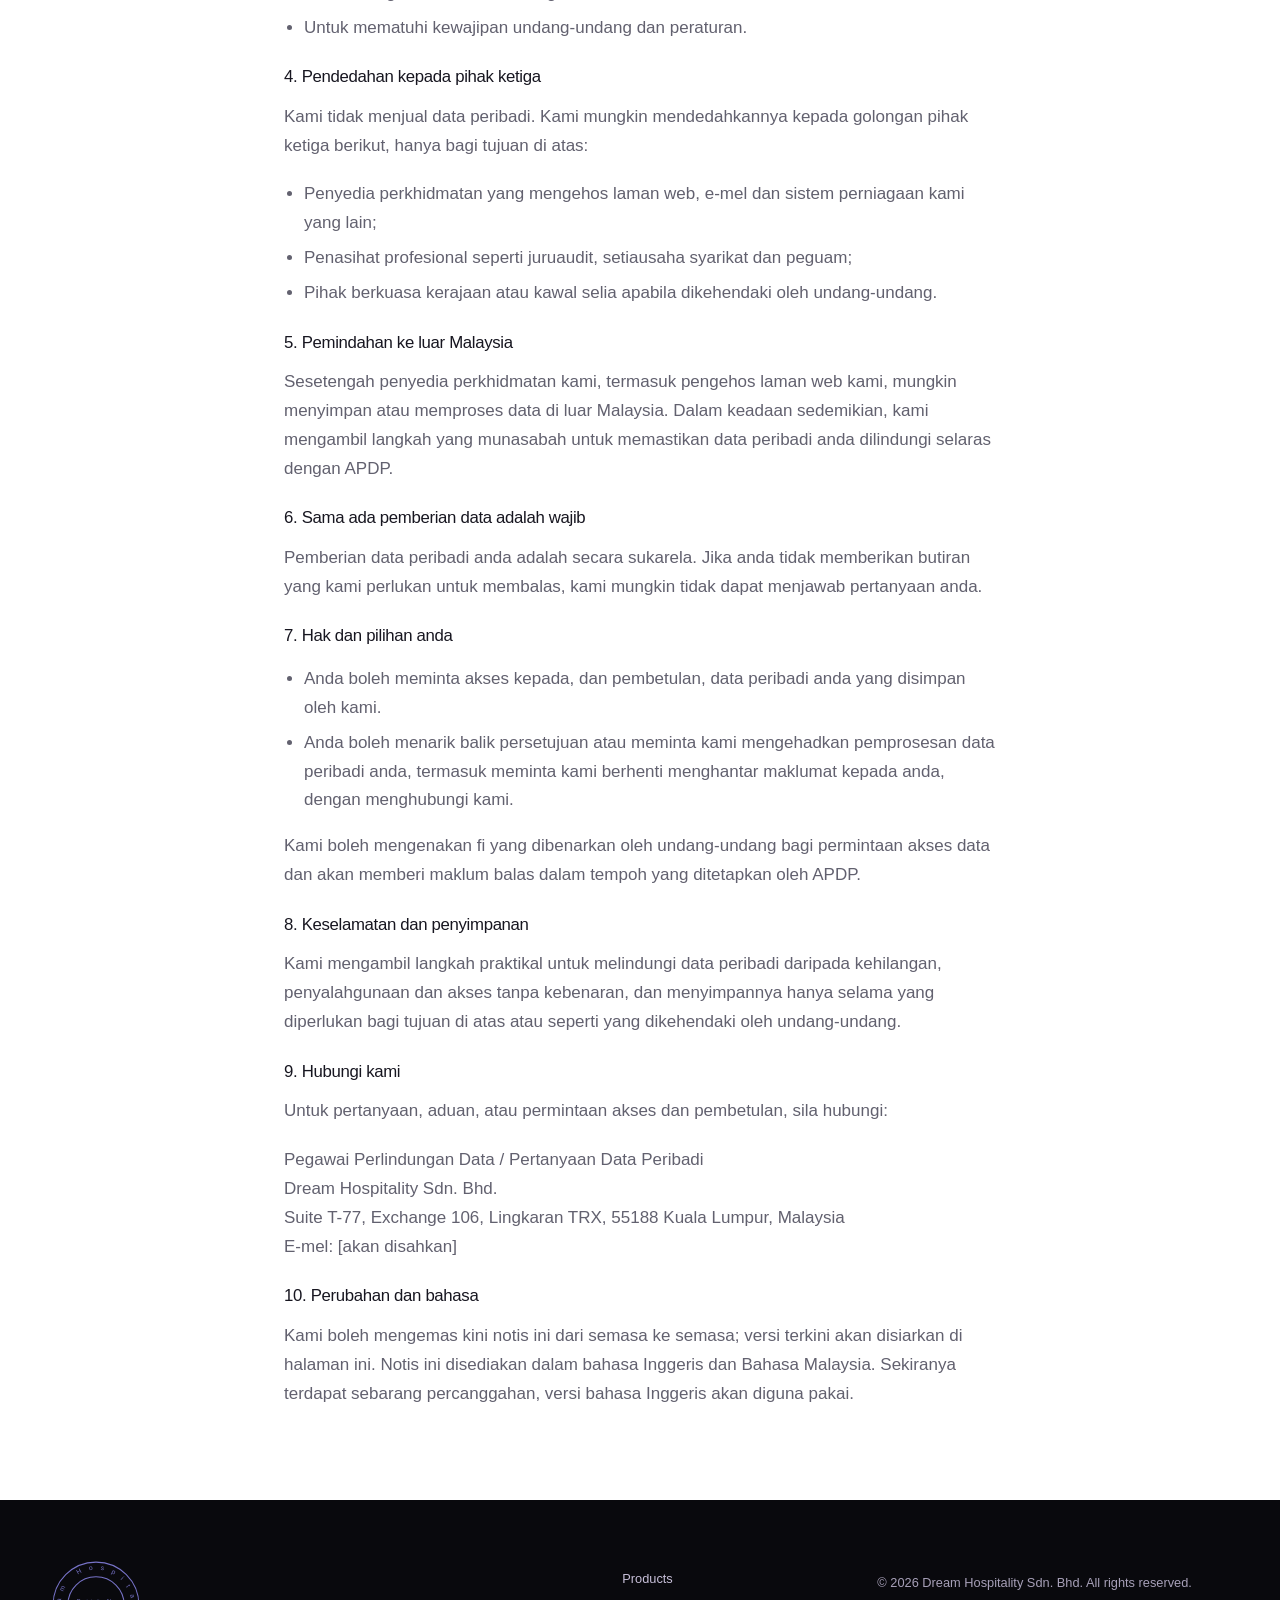
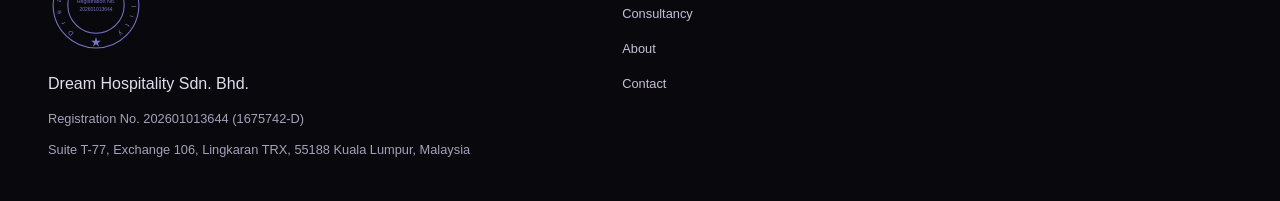
<file: privacy-notice.html>
<!DOCTYPE html>
<html lang="en">
<head>
  <meta charset="utf-8">
  <meta name="viewport" content="width=device-width, initial-scale=1">
  <!-- DRAFT: keep noindex and unlinked until the company approves this notice. -->
  <meta name="robots" content="noindex, nofollow">
  <title>Privacy Notice / Notis Privasi | Dream Hospitality</title>
  <link rel="icon" href="assets/img/mark.svg" type="image/svg+xml">
  <link rel="icon" href="assets/img/favicon-32.png" sizes="32x32" type="image/png">
  <link rel="stylesheet" href="assets/css/style.css?v=4">
  <style>
    .doc { max-width: 760px; padding: 56px 24px 72px; margin: 0 auto; }
    .doc h1 { font-size: clamp(1.9rem, 4vw, 2.6rem); }
    .doc h2 { font-size: 1.35rem; margin-top: 2em; }
    .doc h3 { font-size: 1.05rem; margin-top: 1.4em; font-family: var(--sans); }
    .doc ul { padding-left: 20px; }
    .doc li { margin-bottom: 6px; }
    .draft { background: var(--surface-2); border: 1px dashed var(--brass); border-radius: 12px; padding: 12px 16px; font-size: .92rem; margin-bottom: 28px; }
    .lang-switch { display: flex; gap: 12px; margin: 8px 0 32px; flex-wrap: wrap; }
    .divider { border: 0; border-top: 1px solid var(--line); margin: 64px 0 48px; }
    .meta { color: var(--muted); font-size: .92rem; }
  </style>
</head>
<body>
  <header class="site-header">
    <nav class="wrap nav" aria-label="Main">
      <a class="brand" href="index.html" aria-label="Dream Hospitality, home">
        <img src="assets/img/dream-hospitality-logo.svg" alt="" width="64" height="60">
        <span>Dream<span class="brand-sub">Hospitality</span></span>
      </a>
      <button class="nav-toggle" type="button" aria-expanded="false" aria-controls="nav-links"><span>Menu</span><span aria-hidden="true" class="menu-icon"></span></button>
      <ul class="nav-links" id="nav-links">
        <li><a href="index.html">Home</a></li>
        <li><a href="products.html">Products</a></li>
        <li><a href="consultancy.html">Consultancy</a></li>
        <li><a href="about.html">About</a></li>
        <li><a href="contact.html">Contact</a></li>
      </ul>
    </nav>
  </header>


  <main id="main" class="doc">
    <p class="draft"><strong>Draft for company review</strong> — not yet approved. / <strong>Draf untuk semakan syarikat</strong> — belum diluluskan.</p>

    <h1>Privacy Notice / Notis Privasi</h1>
    <p class="meta">Dream Hospitality Sdn. Bhd. (Registration No. 202601013644 (1675742-D)) · Last updated: <!-- DATE OF APPROVAL -->[date]</p>
    <div class="lang-switch">
      <a class="btn btn-ghost" href="#en">English</a>
      <a class="btn btn-ghost" href="#bm">Bahasa Malaysia</a>
    </div>

    <section id="en" lang="en">
      <h2>English</h2>
      <p>This notice is issued under the Personal Data Protection Act 2010 (“PDPA”). It explains how Dream Hospitality Sdn. Bhd. (“we”, “us”) handles personal data collected through this website and when you contact us.</p>

      <h3>1. Personal data we collect</h3>
      <ul>
        <li>Details you give us when you contact us, such as your name, email address, phone number, company or property name, job title and the content of your message.</li>
        <li>Basic technical data collected by our website hosting provider when you visit the site, such as your IP address, browser type and the pages requested.</li>
      </ul>
      <p>This website does not currently use analytics or advertising cookies. <!-- UPDATE if analytics or a form service is added. --></p>

      <h3>2. Source of personal data</h3>
      <p>We collect personal data directly from you, and from our hosting provider’s technical logs when you visit the website.</p>

      <h3>3. Purposes</h3>
      <ul>
        <li>To respond to your enquiries and communicate with you;</li>
        <li>To provide information about our products and services that you request;</li>
        <li>To prepare proposals and manage business relationships;</li>
        <li>To operate, secure and improve this website;</li>
        <li>To comply with legal and regulatory obligations.</li>
      </ul>

      <h3>4. Disclosure to third parties</h3>
      <p>We do not sell personal data. We may disclose it to the following classes of third parties, only for the purposes above:</p>
      <ul>
        <li>Service providers that host our website, email and other business systems;</li>
        <li>Professional advisers such as auditors, company secretaries and lawyers;</li>
        <li>Government or regulatory authorities where required by law.</li>
      </ul>

      <h3>5. Transfer outside Malaysia</h3>
      <p>Some of our service providers, including our website host, may store or process data outside Malaysia. Where this happens, we take reasonable steps to ensure your personal data is protected in line with the PDPA.</p>

      <h3>6. Whether supplying data is obligatory</h3>
      <p>Providing your personal data is voluntary. If you do not provide the details we need to reply, we may not be able to respond to your enquiry.</p>

      <h3>7. Your rights and choices</h3>
      <ul>
        <li>You may request access to, and correction of, your personal data held by us.</li>
        <li>You may withdraw consent or ask us to limit the processing of your personal data, including asking us to stop sending you information, by contacting us.</li>
      </ul>
      <p>We may charge a fee permitted by law for a data access request and will respond within the time required by the PDPA.</p>

      <h3>8. Security and retention</h3>
      <p>We take practical steps to protect personal data from loss, misuse and unauthorised access, and keep it only as long as needed for the purposes above or as required by law.</p>

      <h3>9. Contact us</h3>
      <p>For enquiries, complaints, or access and correction requests, please contact:</p>
      <p>
        <!-- PLACEHOLDER: name/title of the responsible person or Data Protection Officer, and confirmed email -->
        Data Protection Officer / Personal Data Enquiries<br>
        Dream Hospitality Sdn. Bhd.<br>
        Suite T-77, Exchange 106, Lingkaran TRX, 55188 Kuala Lumpur, Malaysia<br>
        Email: [to be confirmed]
      </p>

      <h3>10. Changes and language</h3>
      <p>We may update this notice from time to time; the latest version will be posted on this page. This notice is available in English and Bahasa Malaysia. If there is any inconsistency, the English version prevails.</p>
    </section>

    <hr class="divider">

    <section id="bm" lang="ms">
      <h2>Bahasa Malaysia</h2>
      <p>Notis ini dikeluarkan di bawah Akta Perlindungan Data Peribadi 2010 (“APDP”). Notis ini menerangkan cara Dream Hospitality Sdn. Bhd. (“kami”) mengendalikan data peribadi yang dikumpul melalui laman web ini dan apabila anda menghubungi kami.</p>

      <h3>1. Data peribadi yang kami kumpul</h3>
      <ul>
        <li>Butiran yang anda berikan apabila menghubungi kami, seperti nama, alamat e-mel, nombor telefon, nama syarikat atau hartanah, jawatan dan kandungan mesej anda.</li>
        <li>Data teknikal asas yang dikumpul oleh penyedia perkhidmatan pengehosan laman web kami apabila anda melayari laman ini, seperti alamat IP, jenis pelayar dan halaman yang diminta.</li>
      </ul>
      <p>Laman web ini tidak menggunakan kuki analitik atau pengiklanan pada masa ini.</p>

      <h3>2. Sumber data peribadi</h3>
      <p>Kami mengumpul data peribadi secara terus daripada anda, dan daripada log teknikal penyedia pengehosan kami apabila anda melayari laman web ini.</p>

      <h3>3. Tujuan</h3>
      <ul>
        <li>Untuk menjawab pertanyaan anda dan berhubung dengan anda;</li>
        <li>Untuk memberikan maklumat tentang produk dan perkhidmatan kami yang anda minta;</li>
        <li>Untuk menyediakan cadangan dan menguruskan hubungan perniagaan;</li>
        <li>Untuk mengendalikan, melindungi dan menambah baik laman web ini;</li>
        <li>Untuk mematuhi kewajipan undang-undang dan peraturan.</li>
      </ul>

      <h3>4. Pendedahan kepada pihak ketiga</h3>
      <p>Kami tidak menjual data peribadi. Kami mungkin mendedahkannya kepada golongan pihak ketiga berikut, hanya bagi tujuan di atas:</p>
      <ul>
        <li>Penyedia perkhidmatan yang mengehos laman web, e-mel dan sistem perniagaan kami yang lain;</li>
        <li>Penasihat profesional seperti juruaudit, setiausaha syarikat dan peguam;</li>
        <li>Pihak berkuasa kerajaan atau kawal selia apabila dikehendaki oleh undang-undang.</li>
      </ul>

      <h3>5. Pemindahan ke luar Malaysia</h3>
      <p>Sesetengah penyedia perkhidmatan kami, termasuk pengehos laman web kami, mungkin menyimpan atau memproses data di luar Malaysia. Dalam keadaan sedemikian, kami mengambil langkah yang munasabah untuk memastikan data peribadi anda dilindungi selaras dengan APDP.</p>

      <h3>6. Sama ada pemberian data adalah wajib</h3>
      <p>Pemberian data peribadi anda adalah secara sukarela. Jika anda tidak memberikan butiran yang kami perlukan untuk membalas, kami mungkin tidak dapat menjawab pertanyaan anda.</p>

      <h3>7. Hak dan pilihan anda</h3>
      <ul>
        <li>Anda boleh meminta akses kepada, dan pembetulan, data peribadi anda yang disimpan oleh kami.</li>
        <li>Anda boleh menarik balik persetujuan atau meminta kami mengehadkan pemprosesan data peribadi anda, termasuk meminta kami berhenti menghantar maklumat kepada anda, dengan menghubungi kami.</li>
      </ul>
      <p>Kami boleh mengenakan fi yang dibenarkan oleh undang-undang bagi permintaan akses data dan akan memberi maklum balas dalam tempoh yang ditetapkan oleh APDP.</p>

      <h3>8. Keselamatan dan penyimpanan</h3>
      <p>Kami mengambil langkah praktikal untuk melindungi data peribadi daripada kehilangan, penyalahgunaan dan akses tanpa kebenaran, dan menyimpannya hanya selama yang diperlukan bagi tujuan di atas atau seperti yang dikehendaki oleh undang-undang.</p>

      <h3>9. Hubungi kami</h3>
      <p>Untuk pertanyaan, aduan, atau permintaan akses dan pembetulan, sila hubungi:</p>
      <p>
        Pegawai Perlindungan Data / Pertanyaan Data Peribadi<br>
        Dream Hospitality Sdn. Bhd.<br>
        Suite T-77, Exchange 106, Lingkaran TRX, 55188 Kuala Lumpur, Malaysia<br>
        E-mel: [akan disahkan]
      </p>

      <h3>10. Perubahan dan bahasa</h3>
      <p>Kami boleh mengemas kini notis ini dari semasa ke semasa; versi terkini akan disiarkan di halaman ini. Notis ini disediakan dalam bahasa Inggeris dan Bahasa Malaysia. Sekiranya terdapat sebarang percanggahan, versi bahasa Inggeris akan diguna pakai.</p>
    </section>
  </main>

  
  <footer class="site-footer">
    <div class="wrap footer-grid">
      <div>
        <a class="footer-brand" href="index.html"><img src="assets/img/dream-hospitality-logo.svg" alt="Dream Hospitality" width="96" height="90"></a><p class="footer-company">Dream Hospitality Sdn. Bhd.</p>
        <p>Registration No. 202601013644 (1675742-D)</p>
        <p>Suite T-77, Exchange 106, Lingkaran TRX, 55188 Kuala Lumpur, Malaysia</p>
      </div>
      <nav aria-label="Footer">
        <ul class="footer-links">
          <li><a href="products.html">Products</a></li>
          <li><a href="consultancy.html">Consultancy</a></li>
          <li><a href="about.html">About</a></li>
          <li><a href="contact.html">Contact</a></li>
        </ul>
      </nav>
      <div>
        <p>&copy; <span id="year">2026</span> Dream Hospitality Sdn. Bhd. All rights reserved.</p>
        <!-- PRIVACY: link the notice here once approved: <p><a href="privacy-notice.html">Privacy Notice / Notis Privasi</a></p> -->
      </div>
    </div>
  </footer>
  <script src="assets/js/main.js?v=4" defer></script>
</body>
</html>
</file>
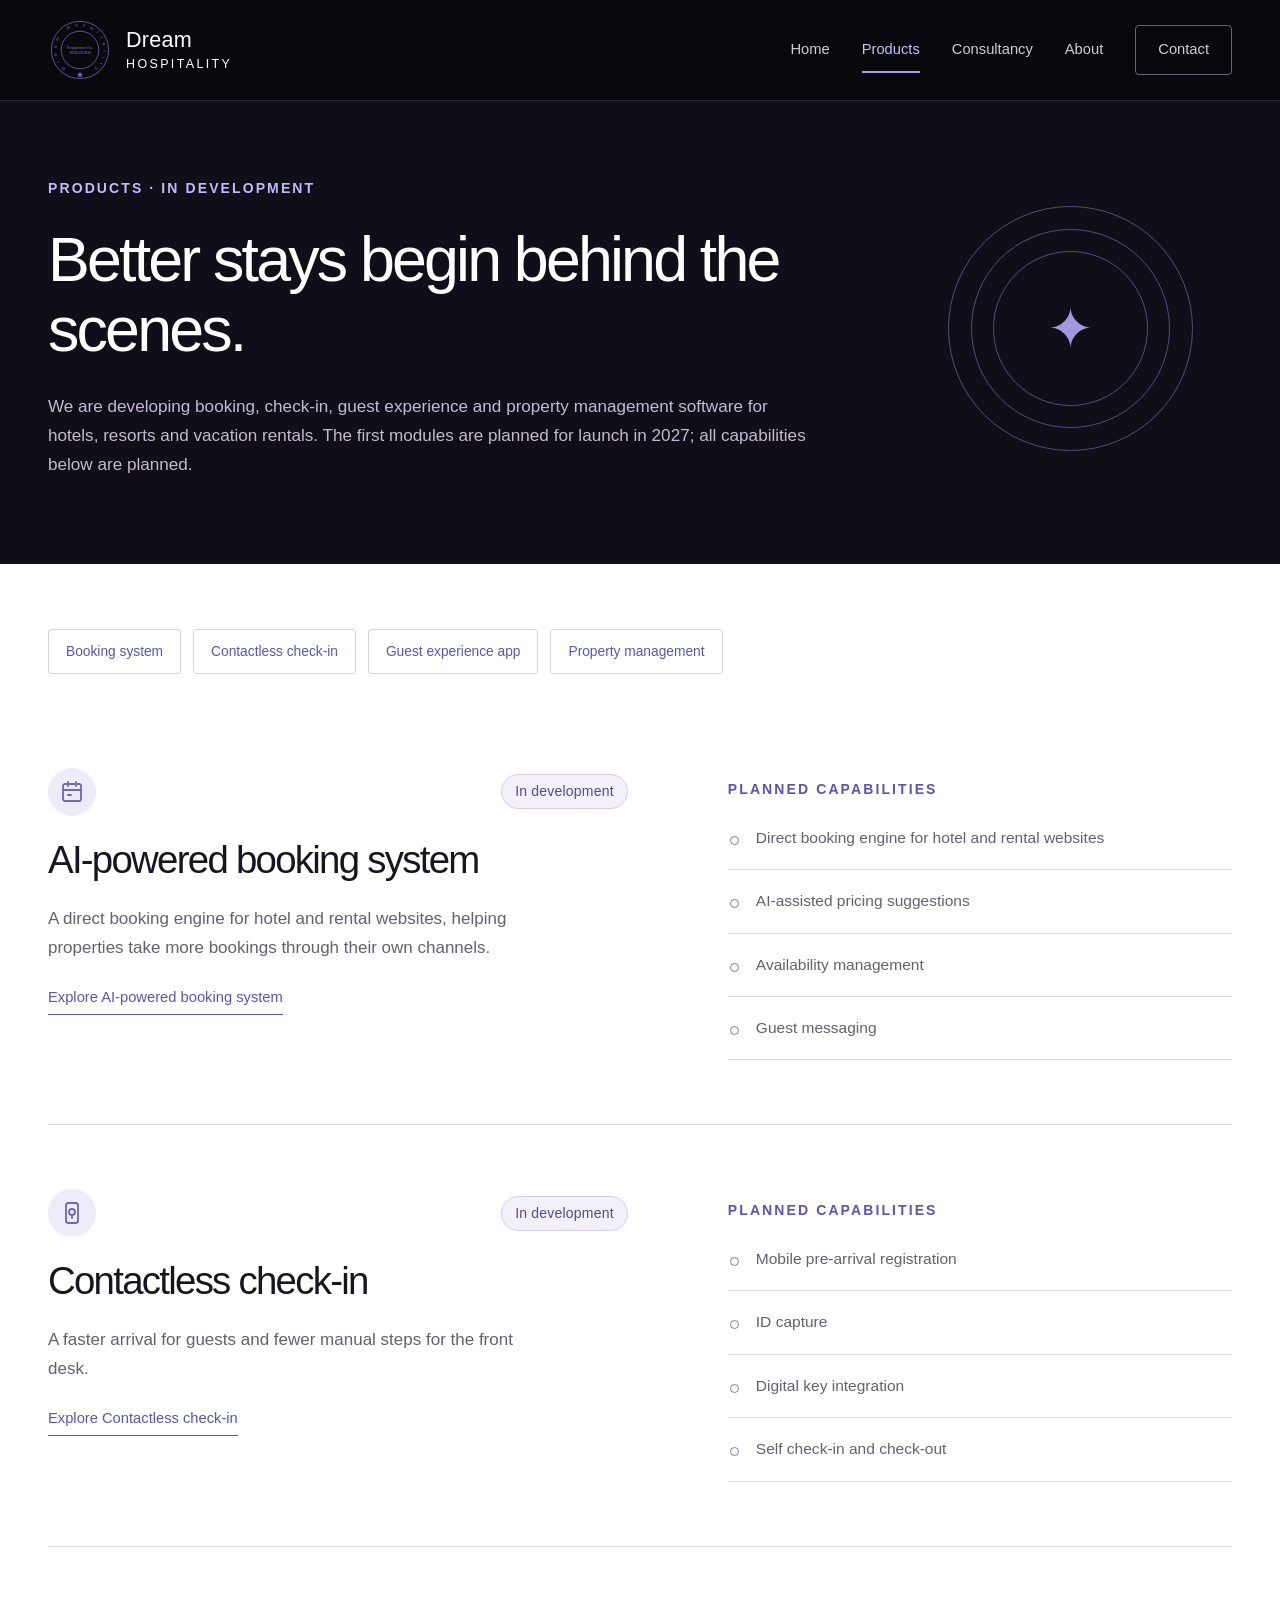
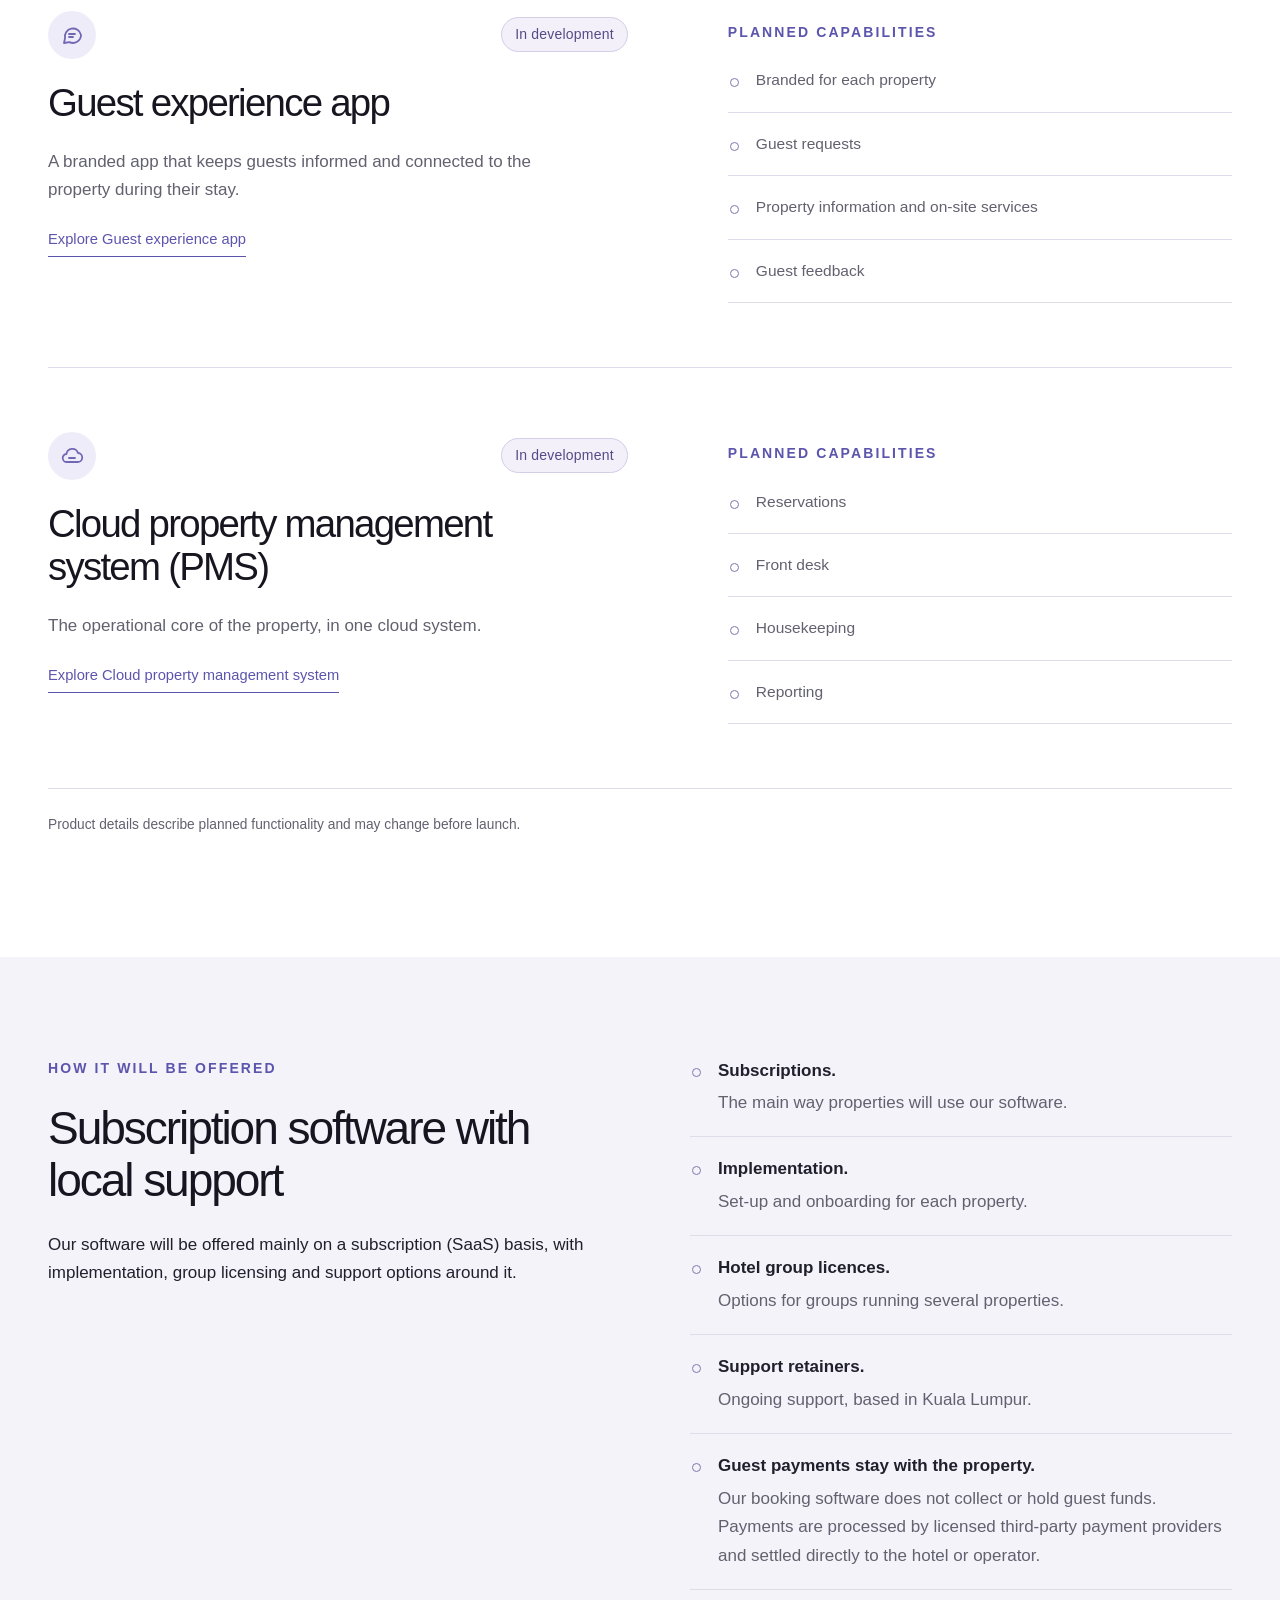
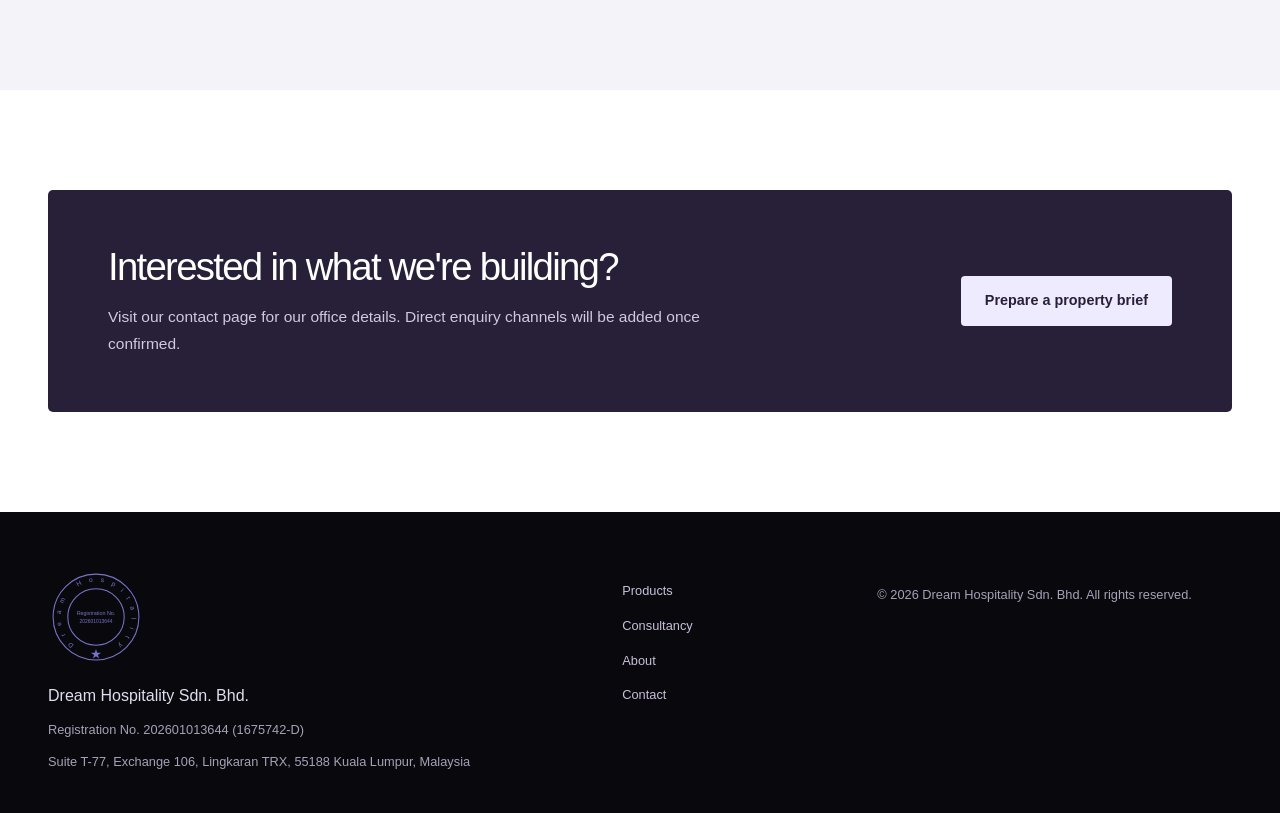
<file: products.html>
<!DOCTYPE html>
<html lang="en">
<head>
  <meta charset="utf-8">
  <meta name="viewport" content="width=device-width, initial-scale=1">
  <title>Products | Dream Hospitality</title>
  <meta name="description" content="Booking, contactless check-in, guest experience and cloud property management software for hotels, resorts and vacation rental operators, in development by Dream Hospitality.">
  <link rel="canonical" href="https://yusufshuaib4-dotcom.github.io/dream-hospitality-website/products.html">
  <meta name="theme-color" content="#09090d" media="(prefers-color-scheme: light)">
  <meta name="theme-color" content="#09090d" media="(prefers-color-scheme: dark)">
  <meta property="og:type" content="website">
  <meta property="og:site_name" content="Dream Hospitality">
  <meta property="og:title" content="Products | Dream Hospitality">
  <meta property="og:description" content="Booking, contactless check-in, guest experience and cloud property management software for hotels, resorts and vacation rental operators, in development by Dream Hospitality.">
  <meta property="og:url" content="https://yusufshuaib4-dotcom.github.io/dream-hospitality-website/products.html">
  <meta property="og:image" content="https://yusufshuaib4-dotcom.github.io/dream-hospitality-website/assets/img/og-purple.png">
  <meta property="og:image:width" content="1200">
  <meta property="og:image:height" content="630">
  <meta property="og:image:alt" content="Dream Hospitality: hospitality software and IT services, Kuala Lumpur">
  <meta property="og:locale" content="en_MY">
  <meta name="twitter:card" content="summary_large_image">
  <link rel="icon" href="assets/img/mark.svg" type="image/svg+xml">
  <link rel="icon" href="assets/img/favicon-32.png" sizes="32x32" type="image/png">
  <link rel="apple-touch-icon" href="assets/img/apple-touch-icon.png">
  <link rel="stylesheet" href="assets/css/style.css?v=4">
</head>
<body>
  <a class="skip" href="#main">Skip to content</a>
  <header class="site-header">
    <nav class="wrap nav" aria-label="Main">
      <a class="brand" href="index.html" aria-label="Dream Hospitality, home">
        <img src="assets/img/dream-hospitality-logo.svg" alt="" width="64" height="60">
        <span>Dream<span class="brand-sub">Hospitality</span></span>
      </a>
      <button class="nav-toggle" type="button" aria-expanded="false" aria-controls="nav-links"><span>Menu</span><span aria-hidden="true" class="menu-icon"></span></button>
      <ul class="nav-links" id="nav-links">
        <li><a href="index.html">Home</a></li>
        <li><a href="products.html" aria-current="page">Products</a></li>
        <li><a href="consultancy.html">Consultancy</a></li>
        <li><a href="about.html">About</a></li>
        <li><a href="contact.html">Contact</a></li>
      </ul>
    </nav>
  </header>
  <main id="main">
    <section class="page-hero">
      <div class="wrap page-hero-grid">
        <div><span class="eyebrow">Products · in development</span>
        <h1>Better stays begin behind the scenes.</h1>
        <p class="lead">We are developing booking, check-in, guest experience and property management software for hotels, resorts and vacation rentals. The first modules are planned for launch in 2027; all capabilities below are planned.</p></div>
        <div class="orbit" aria-hidden="true"><span>✦</span></div>
      </div>
    </section>
    <section class="section section-tight">
      <div class="wrap">
        <nav class="chip-nav" aria-label="Products on this page">
          <a href="#booking">Booking system</a>
          <a href="#check-in">Contactless check-in</a>
          <a href="#guest-app">Guest experience app</a>
          <a href="#pms">Property management</a>
        </nav>
        <div class="products">
        <article class="product" id="booking">
          <div class="product-intro">
            <div class="card-top"><div class="icon" aria-hidden="true"><svg viewBox="0 0 24 24" fill="none" stroke="currentColor" stroke-width="1.8" stroke-linecap="round" stroke-linejoin="round"><rect x="3" y="4" width="18" height="17" rx="2"/><path d="M16 2v4M8 2v4M3 10h18M8 15h3"/></svg></div><span class="tag">In development</span></div>
            <h2>AI-powered booking system</h2>
            <p>A direct booking engine for hotel and rental websites, helping properties take more bookings through their own channels.</p><a class="text-link" href="booking-system.html">Explore AI-powered booking system</a>
          </div>
          <div class="product-features">
            <span class="label">Planned capabilities</span>
            <ul class="checks">
              <li>Direct booking engine for hotel and rental websites</li>
              <li>AI-assisted pricing suggestions</li>
              <li>Availability management</li>
              <li>Guest messaging</li>
            </ul>
          </div>
        </article>
        <article class="product" id="check-in">
          <div class="product-intro">
            <div class="card-top"><div class="icon" aria-hidden="true"><svg viewBox="0 0 24 24" fill="none" stroke="currentColor" stroke-width="1.8" stroke-linecap="round" stroke-linejoin="round"><rect x="6" y="2" width="12" height="20" rx="2.5"/><circle cx="12" cy="11" r="3"/><path d="M12 14v3"/></svg></div><span class="tag">In development</span></div>
            <h2>Contactless check-in</h2>
            <p>A faster arrival for guests and fewer manual steps for the front desk.</p><a class="text-link" href="contactless-check-in.html">Explore Contactless check-in</a>
          </div>
          <div class="product-features">
            <span class="label">Planned capabilities</span>
            <ul class="checks">
              <li>Mobile pre-arrival registration</li>
              <li>ID capture</li>
              <li>Digital key integration</li>
              <li>Self check-in and check-out</li>
            </ul>
          </div>
        </article>
        <article class="product" id="guest-app">
          <div class="product-intro">
            <div class="card-top"><div class="icon" aria-hidden="true"><svg viewBox="0 0 24 24" fill="none" stroke="currentColor" stroke-width="1.8" stroke-linecap="round" stroke-linejoin="round"><path d="M21 12a8 8 0 0 1-11.6 7.1L4 20l1-4.6A8 8 0 1 1 21 12z"/><path d="M9 11h6M9 14h4"/></svg></div><span class="tag">In development</span></div>
            <h2>Guest experience app</h2>
            <p>A branded app that keeps guests informed and connected to the property during their stay.</p><a class="text-link" href="guest-experience.html">Explore Guest experience app</a>
          </div>
          <div class="product-features">
            <span class="label">Planned capabilities</span>
            <ul class="checks">
              <li>Branded for each property</li>
              <li>Guest requests</li>
              <li>Property information and on-site services</li>
              <li>Guest feedback</li>
            </ul>
          </div>
        </article>
        <article class="product" id="pms">
          <div class="product-intro">
            <div class="card-top"><div class="icon" aria-hidden="true"><svg viewBox="0 0 24 24" fill="none" stroke="currentColor" stroke-width="1.8" stroke-linecap="round" stroke-linejoin="round"><path d="M7 18a4 4 0 0 1-.6-8A6 6 0 0 1 18 9a4.5 4.5 0 0 1-.5 9z"/><path d="M9 14h6"/></svg></div><span class="tag">In development</span></div>
            <h2>Cloud property management system (PMS)</h2>
            <p>The operational core of the property, in one cloud system.</p><a class="text-link" href="property-management.html">Explore Cloud property management system</a>
          </div>
          <div class="product-features">
            <span class="label">Planned capabilities</span>
            <ul class="checks">
              <li>Reservations</li>
              <li>Front desk</li>
              <li>Housekeeping</li>
              <li>Reporting</li>
            </ul>
          </div>
        </article>
        </div>
        <p class="note">Product details describe planned functionality and may change before launch.</p>
        <!-- PLACEHOLDER: add launch dates, screenshots or pilot information once the company confirms them. -->
      </div>
    </section>

    <section class="section section-alt">
      <div class="wrap split">
        <div>
          <span class="label">How it will be offered</span>
          <h2>Subscription software with local support</h2>
          <p>Our software will be offered mainly on a subscription (SaaS) basis, with implementation, group licensing and support options around it.</p>
        </div>
        <ul class="checks">
          <li><strong>Subscriptions.</strong> The main way properties will use our software.</li>
          <li><strong>Implementation.</strong> Set-up and onboarding for each property.</li>
          <li><strong>Hotel group licences.</strong> Options for groups running several properties.</li>
          <li><strong>Support retainers.</strong> Ongoing support, based in Kuala Lumpur.</li>
          <li><strong>Guest payments stay with the property.</strong> Our booking software does not collect or hold guest funds. Payments are processed by licensed third-party payment providers and settled directly to the hotel or operator.</li>
        </ul>
      </div>
    </section>
    <section class="section">
      <div class="wrap">
        <div class="cta-band">
          <div>
            <h2>Interested in what we're building?</h2>
            <p>Visit our contact page for our office details. Direct enquiry channels will be added once confirmed.</p>
          </div>
          <a class="btn btn-light" href="contact.html#property-brief">Prepare a property brief</a>
        </div>
      </div>
    </section>
  </main>

  <footer class="site-footer">
    <div class="wrap footer-grid">
      <div>
        <a class="footer-brand" href="index.html"><img src="assets/img/dream-hospitality-logo.svg" alt="Dream Hospitality" width="96" height="90"></a><p class="footer-company">Dream Hospitality Sdn. Bhd.</p>
        <p>Registration No. 202601013644 (1675742-D)</p>
        <p>Suite T-77, Exchange 106, Lingkaran TRX, 55188 Kuala Lumpur, Malaysia</p>
      </div>
      <nav aria-label="Footer">
        <ul class="footer-links">
          <li><a href="products.html">Products</a></li>
          <li><a href="consultancy.html">Consultancy</a></li>
          <li><a href="about.html">About</a></li>
          <li><a href="contact.html">Contact</a></li>
        </ul>
      </nav>
      <div>
        <p>&copy; <span id="year">2026</span> Dream Hospitality Sdn. Bhd. All rights reserved.</p>
        <!-- PRIVACY: link the notice here once approved: <p><a href="privacy-notice.html">Privacy Notice / Notis Privasi</a></p> -->
      </div>
    </div>
  </footer>
  <script src="assets/js/main.js?v=4" defer></script>
</body>
</html>
</file>
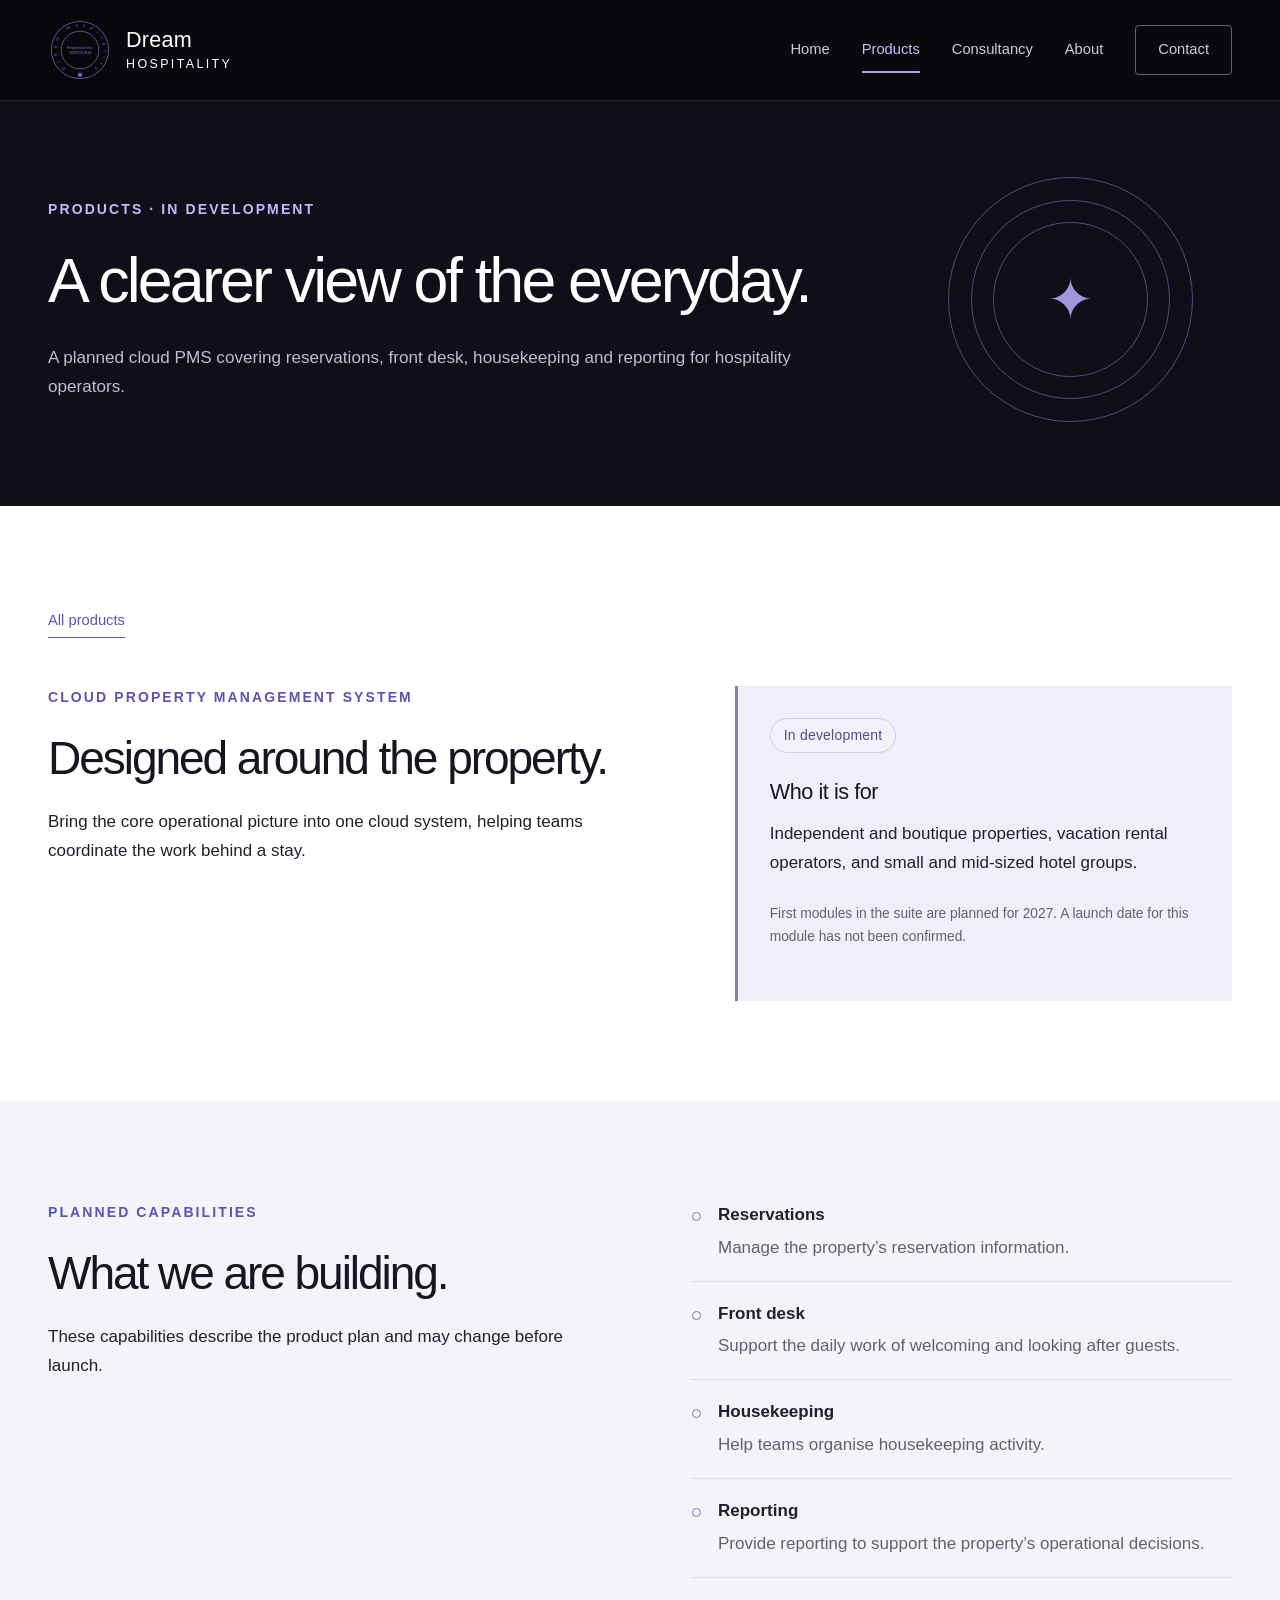
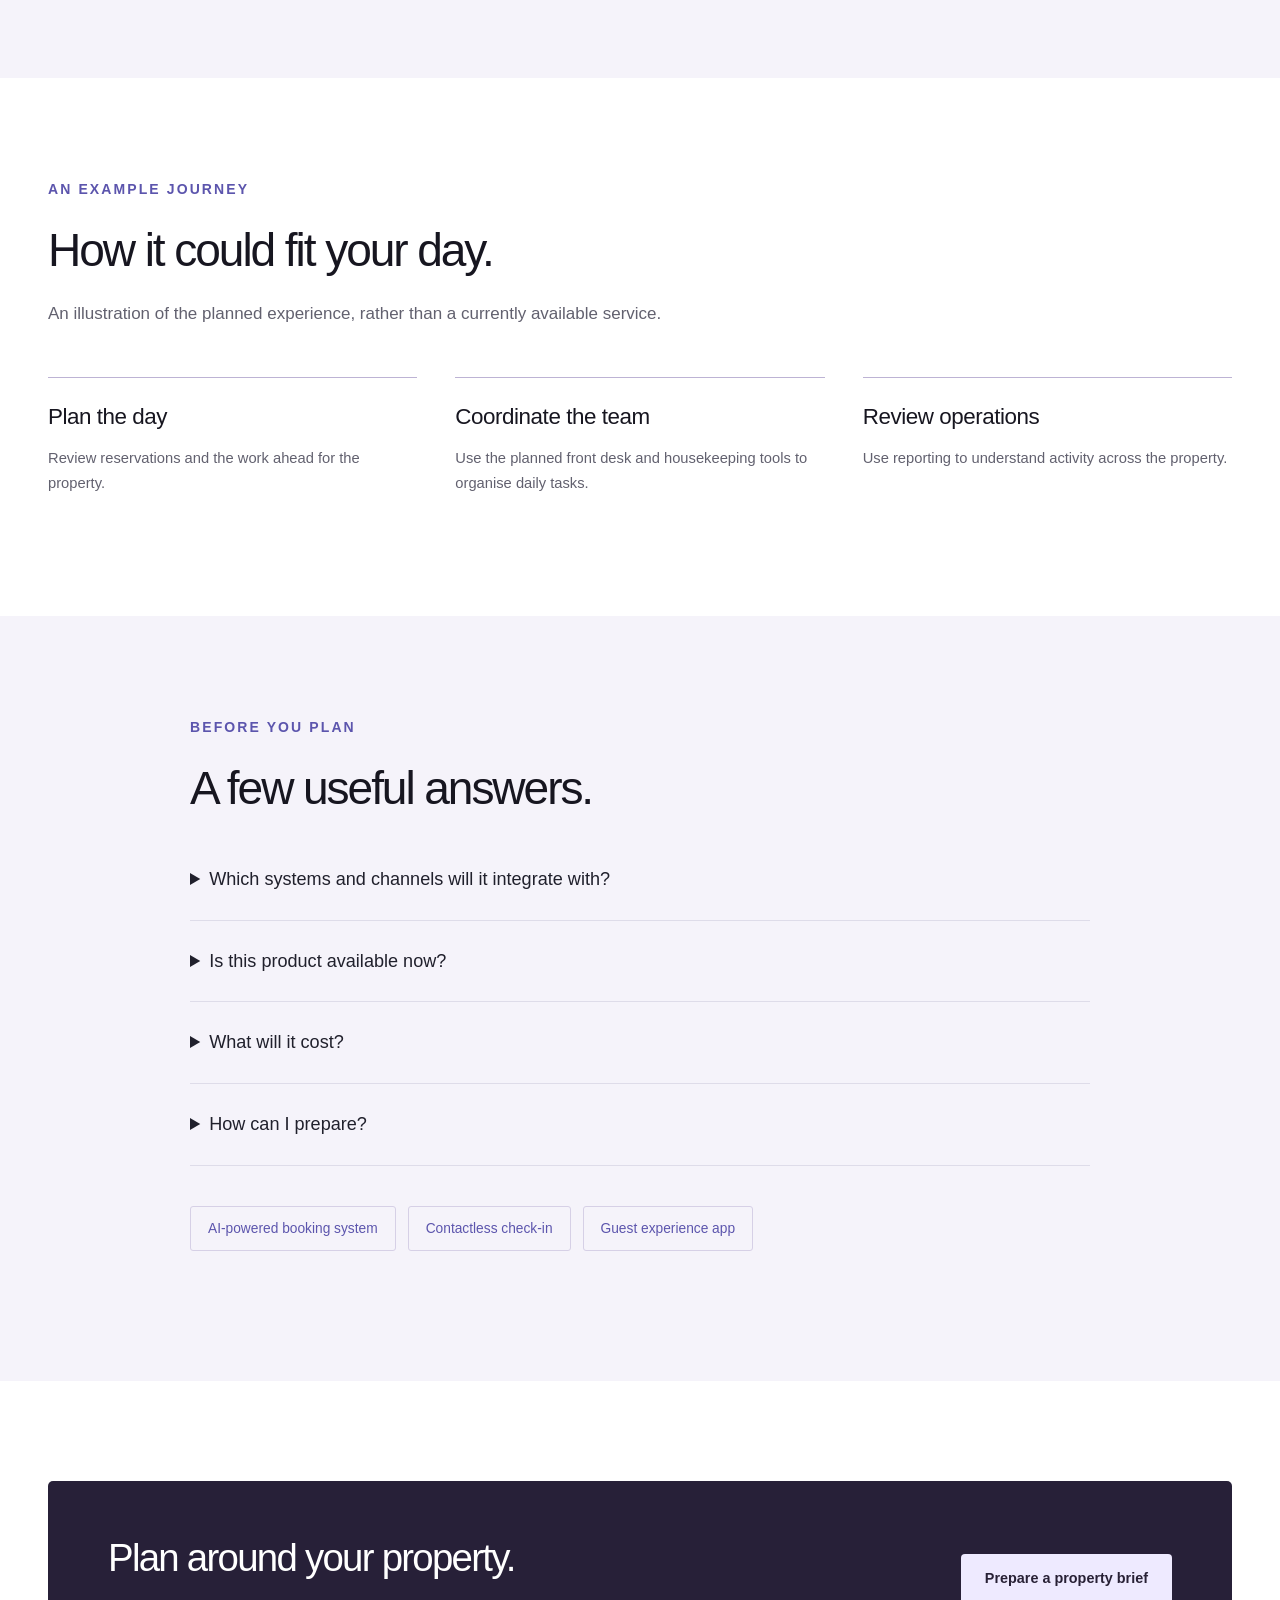
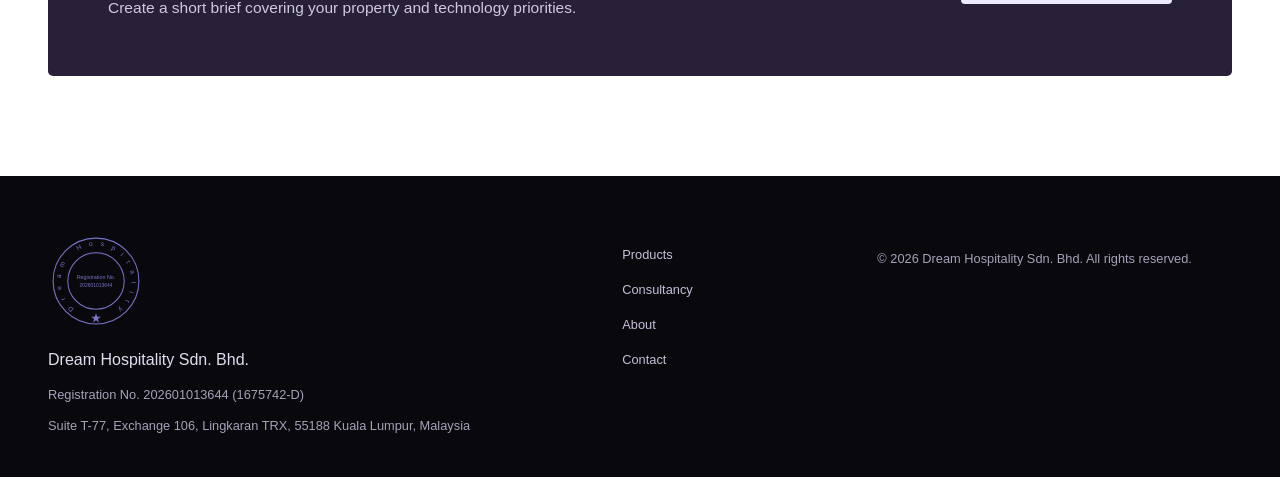
<file: property-management.html>
<!DOCTYPE html>
<html lang="en">
<head>
  <meta charset="utf-8">
  <meta name="viewport" content="width=device-width, initial-scale=1">
  <title>Cloud property management system | Dream Hospitality</title>
  <meta name="description" content="A planned cloud PMS covering reservations, front desk, housekeeping and reporting for hospitality operators.">
  <link rel="canonical" href="https://yusufshuaib4-dotcom.github.io/dream-hospitality-website/property-management.html">
  <meta name="theme-color" content="#09090d" media="(prefers-color-scheme: light)">
  <meta name="theme-color" content="#09090d" media="(prefers-color-scheme: dark)">
  <meta property="og:type" content="website">
  <meta property="og:site_name" content="Dream Hospitality">
  <meta property="og:title" content="Cloud property management system | Dream Hospitality">
  <meta property="og:description" content="A planned cloud PMS covering reservations, front desk, housekeeping and reporting for hospitality operators.">
  <meta property="og:url" content="https://yusufshuaib4-dotcom.github.io/dream-hospitality-website/property-management.html">
  <meta property="og:image" content="https://yusufshuaib4-dotcom.github.io/dream-hospitality-website/assets/img/og-purple.png">
  <meta property="og:image:width" content="1200">
  <meta property="og:image:height" content="630">
  <meta property="og:image:alt" content="Dream Hospitality: hospitality software and IT services, Kuala Lumpur">
  <meta property="og:locale" content="en_MY">
  <meta name="twitter:card" content="summary_large_image">
  <link rel="icon" href="assets/img/mark.svg" type="image/svg+xml">
  <link rel="icon" href="assets/img/favicon-32.png" sizes="32x32" type="image/png">
  <link rel="apple-touch-icon" href="assets/img/apple-touch-icon.png">
  <link rel="stylesheet" href="assets/css/style.css?v=4">
</head>
<body>
  <a class="skip" href="#main">Skip to content</a>
  <header class="site-header">
    <nav class="wrap nav" aria-label="Main">
      <a class="brand" href="index.html" aria-label="Dream Hospitality, home">
        <img src="assets/img/dream-hospitality-logo.svg" alt="" width="64" height="60">
        <span>Dream<span class="brand-sub">Hospitality</span></span>
      </a>
      <button class="nav-toggle" type="button" aria-expanded="false" aria-controls="nav-links"><span>Menu</span><span aria-hidden="true" class="menu-icon"></span></button>
      <ul class="nav-links" id="nav-links">
        <li><a href="index.html">Home</a></li>
        <li><a href="products.html" aria-current="page">Products</a></li>
        <li><a href="consultancy.html">Consultancy</a></li>
        <li><a href="about.html">About</a></li>
        <li><a href="contact.html">Contact</a></li>
      </ul>
    </nav>
  </header>
  <main id="main">
    <section class="page-hero">
      <div class="wrap page-hero-grid">
        <div><span class="eyebrow">Products · in development</span>
        <h1>A clearer view of the everyday.</h1>
        <p class="lead">A planned cloud PMS covering reservations, front desk, housekeeping and reporting for hospitality operators.</p></div>
        <div class="orbit" aria-hidden="true"><span>✦</span></div>
      </div>
    </section><section class="section"><div class="wrap"><a class="text-link" href="products.html">All products</a><div class="detail-summary"><div><span class="label">Cloud property management system</span><h2>Designed around the property.</h2><p>Bring the core operational picture into one cloud system, helping teams coordinate the work behind a stay.</p></div><aside class="readiness"><span class="tag">In development</span><h3>Who it is for</h3><p>Independent and boutique properties, vacation rental operators, and small and mid-sized hotel groups.</p><p class="note">First modules in the suite are planned for 2027. A launch date for this module has not been confirmed.</p></aside></div></div></section><section class="section section-alt"><div class="wrap split"><div><span class="label">Planned capabilities</span><h2>What we are building.</h2><p>These capabilities describe the product plan and may change before launch.</p></div><ul class="checks"><li><strong>Reservations</strong>Manage the property’s reservation information.</li><li><strong>Front desk</strong>Support the daily work of welcoming and looking after guests.</li><li><strong>Housekeeping</strong>Help teams organise housekeeping activity.</li><li><strong>Reporting</strong>Provide reporting to support the property’s operational decisions.</li></ul></div></section><section class="section"><div class="wrap"><div class="section-head"><span class="label">An example journey</span><h2>How it could fit your day.</h2><p>An illustration of the planned experience, rather than a currently available service.</p></div><ol class="steps journey-steps"><li><h3>Plan the day</h3><p>Review reservations and the work ahead for the property.</p></li><li><h3>Coordinate the team</h3><p>Use the planned front desk and housekeeping tools to organise daily tasks.</p></li><li><h3>Review operations</h3><p>Use reporting to understand activity across the property.</p></li></ol></div></section><section class="section section-alt"><div class="wrap faq"><span class="label">Before you plan</span><h2>A few useful answers.</h2><details><summary>Which systems and channels will it integrate with?</summary><p>The confirmed product scope covers reservations, front desk, housekeeping and reporting. Specific integrations, supported channels and migration arrangements have not yet been announced.</p></details><details><summary>Is this product available now?</summary><p>No. This product is in development. First modules in the suite are planned for 2027; individual module dates and final capabilities will be confirmed later.</p></details><details><summary>What will it cost?</summary><p>The software is planned mainly as a subscription, with implementation, hotel group licensing and support options. Pricing and packages have not been announced.</p></details><details><summary>How can I prepare?</summary><p>Use our property brief tool to note your property type, size and the areas you would like to improve. It creates a brief on your device without sending it.</p><a href="contact.html#property-brief">Prepare a property brief</a></details><nav class="chip-nav related-products" aria-label="Other products"><a href="booking-system.html">AI-powered booking system</a><a href="contactless-check-in.html">Contactless check-in</a><a href="guest-experience.html">Guest experience app</a></nav></div></section>
    <section class="section">
      <div class="wrap">
        <div class="cta-band">
          <div>
            <h2>Plan around your property.</h2>
            <p>Create a short brief covering your property and technology priorities.</p>
          </div>
          <a class="btn btn-light" href="contact.html#property-brief">Prepare a property brief</a>
        </div>
      </div>
    </section>
  </main>

  <footer class="site-footer">
    <div class="wrap footer-grid">
      <div>
        <a class="footer-brand" href="index.html"><img src="assets/img/dream-hospitality-logo.svg" alt="Dream Hospitality" width="96" height="90"></a><p class="footer-company">Dream Hospitality Sdn. Bhd.</p>
        <p>Registration No. 202601013644 (1675742-D)</p>
        <p>Suite T-77, Exchange 106, Lingkaran TRX, 55188 Kuala Lumpur, Malaysia</p>
      </div>
      <nav aria-label="Footer">
        <ul class="footer-links">
          <li><a href="products.html">Products</a></li>
          <li><a href="consultancy.html">Consultancy</a></li>
          <li><a href="about.html">About</a></li>
          <li><a href="contact.html">Contact</a></li>
        </ul>
      </nav>
      <div>
        <p>&copy; <span id="year">2026</span> Dream Hospitality Sdn. Bhd. All rights reserved.</p>
        <!-- PRIVACY: link the notice here once approved: <p><a href="privacy-notice.html">Privacy Notice / Notis Privasi</a></p> -->
      </div>
    </div>
  </footer>
  <script src="assets/js/main.js?v=4" defer></script>
</body>
</html>
</file>
<file: assets/css/style.css>
:root{--bg:#fff;--text:#20202c;--muted:#62616f;--ink:#171620;--purple:#5c55ad;--lavender:#b9b4ff;--surface-2:#f2f0fa;--line:#dedce9;--brass:#7972cc;--sans:Inter,-apple-system,BlinkMacSystemFont,"Segoe UI",sans-serif;--serif:Georgia,"Times New Roman",serif;color-scheme:light;scroll-behavior:smooth;scroll-padding-top:115px}
*{box-sizing:border-box}body{margin:0;background:var(--bg);color:var(--text);font:17px/1.7 var(--sans);-webkit-font-smoothing:antialiased}img,svg{max-width:100%;display:block}a{color:var(--purple);text-underline-offset:5px}a:hover{color:#39316e}button,a{-webkit-tap-highlight-color:transparent}button{font:inherit}a:focus-visible,button:focus-visible{outline:3px solid #9d8df4;outline-offset:6px}h1,h2,h3,p{margin-top:0}h1,h2,h3{color:var(--ink);font-weight:500}h1,h2{letter-spacing:-.045em;line-height:1.12}h1{font-size:clamp(2.8rem,5.4vw,5rem);margin-bottom:28px}h2{font-size:clamp(2.2rem,3.6vw,3.45rem);margin-bottom:24px}h3{font-size:1.25rem;line-height:1.35;letter-spacing:-.02em;margin-bottom:14px}em{font-family:var(--serif);font-weight:400}p{margin-bottom:20px}ul{padding-left:22px}.wrap{width:min(1224px,calc(100% - 96px));margin-inline:auto}.skip{position:fixed;top:-100px;left:20px;padding:12px 20px;background:white;color:#222;z-index:100}.skip:focus{top:12px}.site-header{background:#09090d;color:#fff;border-bottom:1px solid #292735;position:sticky;top:0;z-index:30}.nav{min-height:100px;display:flex;align-items:center;justify-content:space-between;gap:30px}.brand{display:flex;align-items:center;gap:14px;color:#fff;text-decoration:none;font-size:1.35rem;line-height:1.1;letter-spacing:.01em;font-weight:500}.brand:hover{color:#b9b4ff}.brand img{width:64px;height:60px;object-fit:contain}.brand-sub{display:block;font-size:.78rem;text-transform:uppercase;letter-spacing:.19em;margin-top:6px}.nav-links{list-style:none;margin:0;padding:0;display:flex;gap:32px;align-items:center}.nav-links a{font-size:.92rem;color:#cfccd9;text-decoration:none;display:block;padding:10px 0;position:relative}.nav-links a:hover,.nav-links a[aria-current]{color:#c6c1ff}.nav-links a[aria-current]:after{content:"";position:absolute;bottom:0;left:0;right:0;height:2px;background:#aaa2ef}.nav-links li:last-child a{border:1px solid #696277;border-radius:4px;padding:11px 22px}.nav-links li:last-child a[aria-current]:after{display:none}.nav-toggle{display:none}.hero{background:#09090d;color:#bbb7c9;padding:60px 0 0;overflow:hidden}.hero-grid{display:grid;grid-template-columns:1.15fr 1fr;align-items:center;gap:70px;min-height:540px}.hero h1{color:#fff;font-size:clamp(3.3rem,5.2vw,5rem);line-height:1.08;letter-spacing:-.05em}.hero h1 em{color:#b9b4ff;display:inline-block}.eyebrow,.label{text-transform:uppercase;letter-spacing:.15em;font-size:.78rem;font-weight:650;display:block;margin-bottom:23px}.eyebrow{color:#c2bbfa}.label{color:var(--purple)}.lead{font-size:1.15rem;line-height:1.7;max-width:650px}.hero .lead{max-width:490px;color:#bcb8cb}.cta-row{display:flex;gap:26px;align-items:center;flex-wrap:wrap;margin-top:34px}.btn{display:inline-flex;align-items:center;justify-content:center;min-height:50px;padding:13px 23px;text-decoration:none;border:1px solid transparent;border-radius:4px;font-size:.9rem;font-weight:600;line-height:1.5;transition:background .18s,color .18s,transform .18s}.btn:hover{transform:translateY(-2px)}.btn-primary{background:#c0bafa;color:#171225}.btn-primary:hover{background:#d4cfff;color:#171225}.btn-dark{background:#211b36;color:#fff;margin-top:14px}.btn-dark:hover{background:#4e4380;color:#fff}.btn-ghost{border-color:var(--line);color:var(--purple)}.btn-light{background:#eeeaff;color:#282136;flex-shrink:0}.btn-light:hover{background:#fff;color:#282136}.text-link{display:inline-block;color:var(--purple);text-decoration:none;border-bottom:1px solid currentColor;font-size:.92rem;padding-bottom:4px}.hero .text-link{color:#d4cfe6}.hero-identity{align-self:center;border:1px solid #2b2737;border-radius:160px 160px 8px 8px;padding:38px 30px 24px;background:#000;text-align:center;position:relative}.identity-caption{display:flex;justify-content:space-between;color:#a49cbb;font-size:.68rem;text-transform:uppercase;letter-spacing:.12em;gap:12px;padding:5px 0 24px}.hero-logo{width:100%;height:auto;max-width:390px;margin:auto}.hero-identity p{font-size:.8rem;letter-spacing:.03em;color:#b7afc9;margin:24px 0 0}.hero-bottom{border-top:1px solid #292533;display:flex;justify-content:space-between;gap:25px;font-size:.75rem;letter-spacing:.02em;margin-top:64px;padding-block:22px;color:#9f99ad}.section{padding:100px 0}.section-tight{padding-top:65px}.section-alt{background:#f5f3fa}.section-head{max-width:740px;margin-bottom:48px}.section-head p{max-width:620px;color:var(--muted)}.section-head-split{display:grid;grid-template-columns:1.2fr 1fr;gap:90px;max-width:none;align-items:end}.section-head-split h2{margin-bottom:0}.section-head-split p{margin-bottom:20px}.tag{display:inline-flex;align-items:center;width:fit-content;max-width:100%;font-size:.74rem;letter-spacing:.015em;border:1px solid #d3cde8;background:#f3f0fa;color:#554b86;border-radius:99px;padding:6px 13px;line-height:1.5}.suite-row{display:grid;grid-template-columns:52px 1.1fr 1.2fr auto;gap:30px;align-items:center;padding:30px 0;border-top:1px solid var(--line);text-decoration:none;color:var(--text);transition:padding .2s,background .2s}.suite-row:last-child{border-bottom:1px solid var(--line)}.suite-row:hover{padding-inline:14px;background:#f8f6ff}.suite-row h3{font-size:1.25rem;margin:0}.suite-row p{font-size:.9rem;color:var(--muted);margin:0}.row-action{font-size:.8rem;color:var(--purple);border-bottom:1px solid #aaa1c7}.icon{width:48px;height:48px;display:grid;place-items:center;color:#7167b4;background:#efecfa;border-radius:50%;flex-shrink:0}.icon svg{width:24px;height:24px}.split{display:grid;grid-template-columns:1fr 1fr;gap:100px;align-items:start}.consultancy-feature{background:#eae6f8}.consultancy-feature h2 em{color:#62529b}.consultancy-feature p{color:#514965}.consultancy-feature .lead{color:#211c31;font-size:1.5rem;line-height:1.5}.audience-grid{display:grid;grid-template-columns:repeat(3,1fr);gap:52px}.audience-grid article{border-top:1px solid #c6bfda;padding-top:30px}.audience-grid h3{font-size:1.4rem}.audience-grid p{color:var(--muted);font-size:.95rem}.audience-symbol{display:block;color:#8376bd;font-size:2.8rem;line-height:1;margin-bottom:28px}.checks{list-style:none;margin:0;padding:0}.checks li{padding:18px 0 18px 28px;border-bottom:1px solid var(--line);position:relative;color:var(--muted)}.checks li:first-child{padding-top:0}.checks li:before{content:"";width:7px;height:7px;border:1px solid #8176ae;border-radius:50%;position:absolute;left:2px;top:29px}.checks li:first-child:before{top:11px}.checks strong{display:block;font-weight:600;color:var(--text);margin-bottom:4px}.cta-band{background:#272038;color:#d0c9df;display:flex;align-items:center;justify-content:space-between;gap:50px;padding:55px 60px;position:relative;border-radius:5px}.cta-band h2{font-size:clamp(2rem,3vw,2.8rem);color:white;margin-bottom:16px}.cta-band p{max-width:650px;margin:0;font-size:.97rem}.site-footer{background:#09090d;color:#a7a0b8;padding:60px 0 30px}.footer-grid{display:grid;grid-template-columns:1.45fr .55fr 1fr;gap:60px;font-size:.8rem}.footer-brand{display:block;margin-bottom:20px;width:96px}.footer-company{font-size:1rem;color:#e2ddee;margin-bottom:10px}.footer-grid p{margin-bottom:10px}.footer-links{list-style:none;margin:8px 0;padding:0;display:grid;gap:13px}.footer-links a{color:#c7bfd8;text-decoration:none}.footer-links a:hover{color:#fff}.footer-grid>div:last-child{padding-top:12px}.page-hero{padding:76px 0 84px;background:#100e18;color:#bfb7cd;overflow:hidden}.page-hero-grid{display:grid;grid-template-columns:1.7fr .7fr;gap:75px;align-items:center}.page-hero h1{color:#fff;font-size:clamp(2.9rem,4.9vw,4.6rem);max-width:860px}.page-hero .lead{color:#c3bbd2;margin-bottom:0;max-width:760px;font-size:1.07rem}.orbit{aspect-ratio:1;border:1px solid #554b79;border-radius:50%;position:relative;display:grid;place-items:center;width:100%;max-width:245px;margin:auto}.orbit:after,.orbit:before{content:"";position:absolute;border:1px solid #554b79;border-radius:50%;inset:22px}.orbit:after{inset:44px}.orbit span{font-size:3.5rem;color:#a297dc}.chip-nav{display:flex;gap:12px;flex-wrap:wrap;margin-bottom:30px}.chip-nav a{border:1px solid #d6d0e6;padding:10px 17px;font-size:.86rem;border-radius:3px;text-decoration:none}.chip-nav a:hover{background:#f0ecfa}.product{display:grid;grid-template-columns:1.15fr 1fr;gap:100px;padding:64px 0;border-bottom:1px solid var(--line);scroll-margin-top:115px}.product h2{font-size:2.4rem;margin-top:22px;max-width:490px}.product p{color:var(--muted);max-width:510px}.card-top{display:flex;align-items:center;gap:20px;justify-content:space-between}.product-features{padding-top:10px}.product-features .checks li{font-size:.97rem}.note{color:var(--muted);font-size:.86rem;margin-top:24px}.grid{display:grid;gap:28px}.grid-2{grid-template-columns:repeat(2,1fr)}.grid-3{grid-template-columns:repeat(3,1fr)}.card{background:#f7f5fc;padding:35px;border:1px solid #e4dfee;border-radius:4px}.card .icon{margin-bottom:24px;background:#eae4f8}.card h3{font-size:1.5rem}.card p,.card li{color:var(--muted);font-size:.95rem}.card li{margin-bottom:8px}.card-feature{padding:45px;background:#eae5f7;border:0}.quote{font-family:var(--serif);font-size:1.85rem!important;line-height:1.5;color:#332947!important;margin:0}.steps{list-style:none;padding:0;margin:0;display:grid;grid-template-columns:repeat(4,1fr);gap:38px;counter-reset:steps}.steps li{border-top:1px solid #bdb3d4;padding-top:24px}.step-num{display:none}.steps h3{font-size:1.4rem}.steps p{font-size:.92rem;color:var(--muted)}.facts{border-collapse:collapse;width:100%;font-size:.9rem}.facts tr+tr{border-top:1px solid var(--line)}.facts th,.facts td{padding:15px 0;text-align:left;vertical-align:top}.facts th{width:38%;font-weight:500;padding-right:18px;color:#504465}.facts td{color:var(--muted)}.contact-card{display:grid;grid-template-columns:1fr 1fr;gap:90px}.contact-card>div:first-child{background:#eeebf7;padding:44px}.contact-card>div:last-child{padding-top:30px}.contact-card h2{font-size:2.3rem}.contact-card p{color:var(--muted)}address{font-style:normal;line-height:1.9;font-size:1.1rem;margin-bottom:24px}.doc p,.doc li{color:var(--muted)}.doc h2,.doc h3{letter-spacing:-.02em}.lang-switch .btn{margin-top:0}.doc section{scroll-margin-top:110px}::selection{background:#d7cff7;color:#211832}
@media(min-width:1600px){.hero-grid{min-height:610px}.hero-logo{max-width:420px}}@media(max-width:1050px){.wrap{width:calc(100% - 64px)}.hero-grid{gap:40px;grid-template-columns:1.2fr 1fr}.hero h1{font-size:3.7rem}.nav-links{gap:22px}.hero-identity{padding:24px 18px}.identity-caption{font-size:.6rem}.split,.product{gap:55px}.section-head-split{gap:45px}.footer-grid{gap:35px}.suite-row{gap:20px;grid-template-columns:48px 1.1fr 1fr auto}.suite-row h3{font-size:1.15rem}.audience-grid{gap:32px}.page-hero-grid{gap:40px}.cta-band{padding:45px}.brand{font-size:1.2rem}}
@media(max-width:780px){.wrap{width:calc(100% - 40px)}.nav{min-height:82px;gap:18px}.brand img{width:50px;height:46px}.brand{font-size:1.15rem;gap:10px}.brand-sub{font-size:.65rem}.nav-toggle{display:flex;align-items:center;gap:12px;min-height:44px;background:none;border:1px solid #665b78;color:#e3ddf1;padding:8px 13px;border-radius:4px;font-size:.85rem;cursor:pointer}.menu-icon{width:15px;height:8px;border-top:1px solid currentColor;border-bottom:1px solid currentColor}.nav-links{display:none;position:absolute;top:100%;left:0;right:0;background:#111018;padding:16px 22px 26px;border-bottom:1px solid #4e425f;gap:0}.nav-links.open{display:block}.nav-links a{padding:14px 10px}.nav-links a[aria-current]:after{display:none}.nav-links a[aria-current]{background:#282039;border-radius:3px}.nav-links li:last-child a{margin-top:10px}.hero{padding-top:46px}.hero-grid{grid-template-columns:1fr;gap:45px;min-height:0}.hero h1{font-size:clamp(3.2rem,8.7vw,4.6rem);margin-bottom:25px}.hero .lead{font-size:1.07rem}.hero-identity{width:100%;max-width:480px;margin:auto;padding:30px 25px 23px}.hero-logo{max-width:310px}.identity-caption{font-size:.65rem;padding-inline:12px}.hero-bottom{margin-top:40px;flex-direction:column;gap:7px;font-size:.7rem}.section{padding:65px 0}.section-tight{padding-top:40px}.section-head-split,.split,.product,.contact-card,.page-hero-grid{grid-template-columns:1fr;gap:32px}.section-head-split{gap:22px}.section-head{margin-bottom:32px}.suite-row{grid-template-columns:44px 1fr auto;gap:15px;padding:25px 0}.suite-row h3{font-size:1.1rem}.suite-row p{grid-column:2 / 4;font-size:.88rem;margin-top:-5px}.row-action{grid-column:3;grid-row:1;font-size:.75rem}.suite-row .icon{grid-row:1 / 3;width:40px;height:40px;align-self:start}.suite-row .icon svg{width:21px}.audience-grid{grid-template-columns:1fr;gap:32px}.audience-grid article{display:grid;grid-template-columns:40px 1fr;gap:10px 22px;padding-top:24px}.audience-symbol{grid-row:1 / 3;font-size:2.5rem}.audience-grid h3{margin-bottom:0;font-size:1.3rem}.audience-grid p{grid-column:2;margin-bottom:0}.cta-band{flex-direction:column;align-items:flex-start;padding:32px 26px;gap:28px}.footer-grid{grid-template-columns:1fr 1fr;gap:32px}.footer-grid>div:first-child{grid-column:1/-1}.footer-grid>div:last-child{padding:0}.page-hero{padding:50px 0 58px}.page-hero h1{font-size:clamp(2.7rem,8vw,3.8rem)}.orbit{display:none}.grid-2,.grid-3{grid-template-columns:1fr}.card{padding:30px}.product{padding:42px 0;gap:22px}.product h2{font-size:2.1rem}.product-features{padding-top:0}.steps{grid-template-columns:1fr 1fr;gap:30px}.chip-nav{gap:8px}.chip-nav a{font-size:.8rem;padding:9px 12px}.contact-card>div:first-child{padding:28px}.contact-card>div:last-child{padding-top:0}.quote{font-size:1.6rem!important}.eyebrow,.label{font-size:.72rem}.checks li{font-size:.96rem}.cta-row{gap:22px}.footer-brand{margin-bottom:16px}h2{font-size:2.4rem}}
@media(prefers-reduced-motion:reduce){:root{scroll-behavior:auto}*,*:before,*:after{transition:none!important}}
/* Readable navigation labels and status text at every breakpoint. */
.eyebrow,.label{font-size:.875rem}.tag{font-size:.875rem}.identity-caption{font-size:.75rem}.hero-bottom{font-size:.8rem}.row-action{font-size:.875rem}
@media(max-width:780px){.identity-caption{font-size:.75rem;letter-spacing:.06em;padding-inline:0}.hero-bottom{font-size:.75rem}.eyebrow,.label{font-size:.8rem}.row-action{font-size:.8rem}}
.detail-summary{display:grid;grid-template-columns:1.2fr 1fr;gap:90px;margin-top:48px;align-items:start}.readiness{background:#f2eef9;padding:32px;border-left:3px solid #8a7ab8}.readiness .tag{margin-bottom:24px}.readiness h3{font-size:1.35rem}.journey-steps{grid-template-columns:repeat(3,1fr)}.faq{max-width:900px}.faq details{border-bottom:1px solid var(--line);padding:22px 0}.faq summary{font-size:1.13rem;cursor:pointer;font-weight:500;padding:3px 28px 3px 0}.faq details p{color:var(--muted);margin:20px 0 5px}.related-products{margin-top:40px}.enquiry-layout{display:grid;grid-template-columns:.85fr 1.15fr;gap:90px}.enquiry-layout>div:first-child>p{max-width:400px}.form-grid{display:grid;grid-template-columns:1fr 1fr;gap:24px}.enquiry-layout label,.enquiry-layout legend{font-size:.95rem;display:block;font-weight:500;margin-bottom:10px}.enquiry-layout select,.enquiry-layout input:not([type=checkbox]),.enquiry-layout textarea{font:inherit;font-size:1rem;background:#fff;color:var(--text);border:1px solid #a69bb9;border-radius:4px;padding:12px 14px;width:100%;min-height:50px;margin-bottom:24px}.enquiry-layout select{appearance:none;padding-right:38px;background-image:url("data:image/svg+xml,%3Csvg xmlns='http://www.w3.org/2000/svg' width='16' height='16' viewBox='0 0 16 16'%3E%3Cpath d='m4 6 4 4 4-4' stroke='%23564c70' stroke-width='1.5' fill='none'/%3E%3C/svg%3E");background-repeat:no-repeat;background-position:right 14px center}.enquiry-layout input:focus-visible,.enquiry-layout select:focus-visible,.enquiry-layout textarea:focus-visible,.faq summary:focus-visible{outline:3px solid #8f7dc5;outline-offset:3px}.needs{padding:0;margin:4px 0 28px;border:0;min-width:0}.needs legend{margin-bottom:6px}.needs label{display:flex;align-items:flex-start;gap:12px;font-weight:400;margin:0;min-height:44px;padding:9px 0;cursor:pointer}.needs input,.consent input{width:19px;height:19px;accent-color:#6654a0;flex-shrink:0;margin:3px 0}.field-help,.field-error{font-size:.875rem;color:var(--muted);display:block}.field-help{margin-bottom:12px}.field-error{color:#983c5a;margin:12px 0 0}.brief-result{background:white;border:1px solid var(--line);border-left:3px solid #8471b5;padding:28px;margin-top:32px}.brief-result h3{font-size:1.5rem}.brief-result pre{white-space:pre-wrap;overflow-wrap:anywhere;font:1rem/1.7 var(--sans);color:var(--text);margin:20px 0}.brief-result p{font-size:.9rem;color:var(--muted)}.brief-result .cta-row{gap:15px;margin-top:18px}.brief-result .btn{margin-top:0}.enquiry-layout .consent{display:block;font-weight:400;line-height:1.7}.consent input{margin-right:10px}.enquiry-layout .note{margin-top:0}.enquiry-layout textarea{resize:vertical}#brief-status{min-height:1.7em;margin:20px 0 0}.enquiry-layout [hidden],.field-error[hidden]{display:none!important}button.btn{cursor:pointer}.hero-logo{aspect-ratio:1}.hero-identity{background:#09090d}.footer-brand img,.brand img{object-fit:contain}
@media(max-width:1000px){.enquiry-layout,.detail-summary{gap:45px}.enquiry-layout{grid-template-columns:1fr 1.2fr}}
@media(max-width:780px){.enquiry-layout,.detail-summary{grid-template-columns:1fr;gap:30px}.enquiry-layout>div:first-child>p{max-width:none}.form-grid{gap:16px}.journey-steps{grid-template-columns:1fr}.readiness{padding:25px}.brief-result{padding:22px}.faq summary{font-size:1.05rem}}
@media(max-width:430px){.form-grid{grid-template-columns:1fr;gap:0}}
#brief-title{scroll-margin-top:125px}.brief-result:focus-within{outline:0}
</file>
